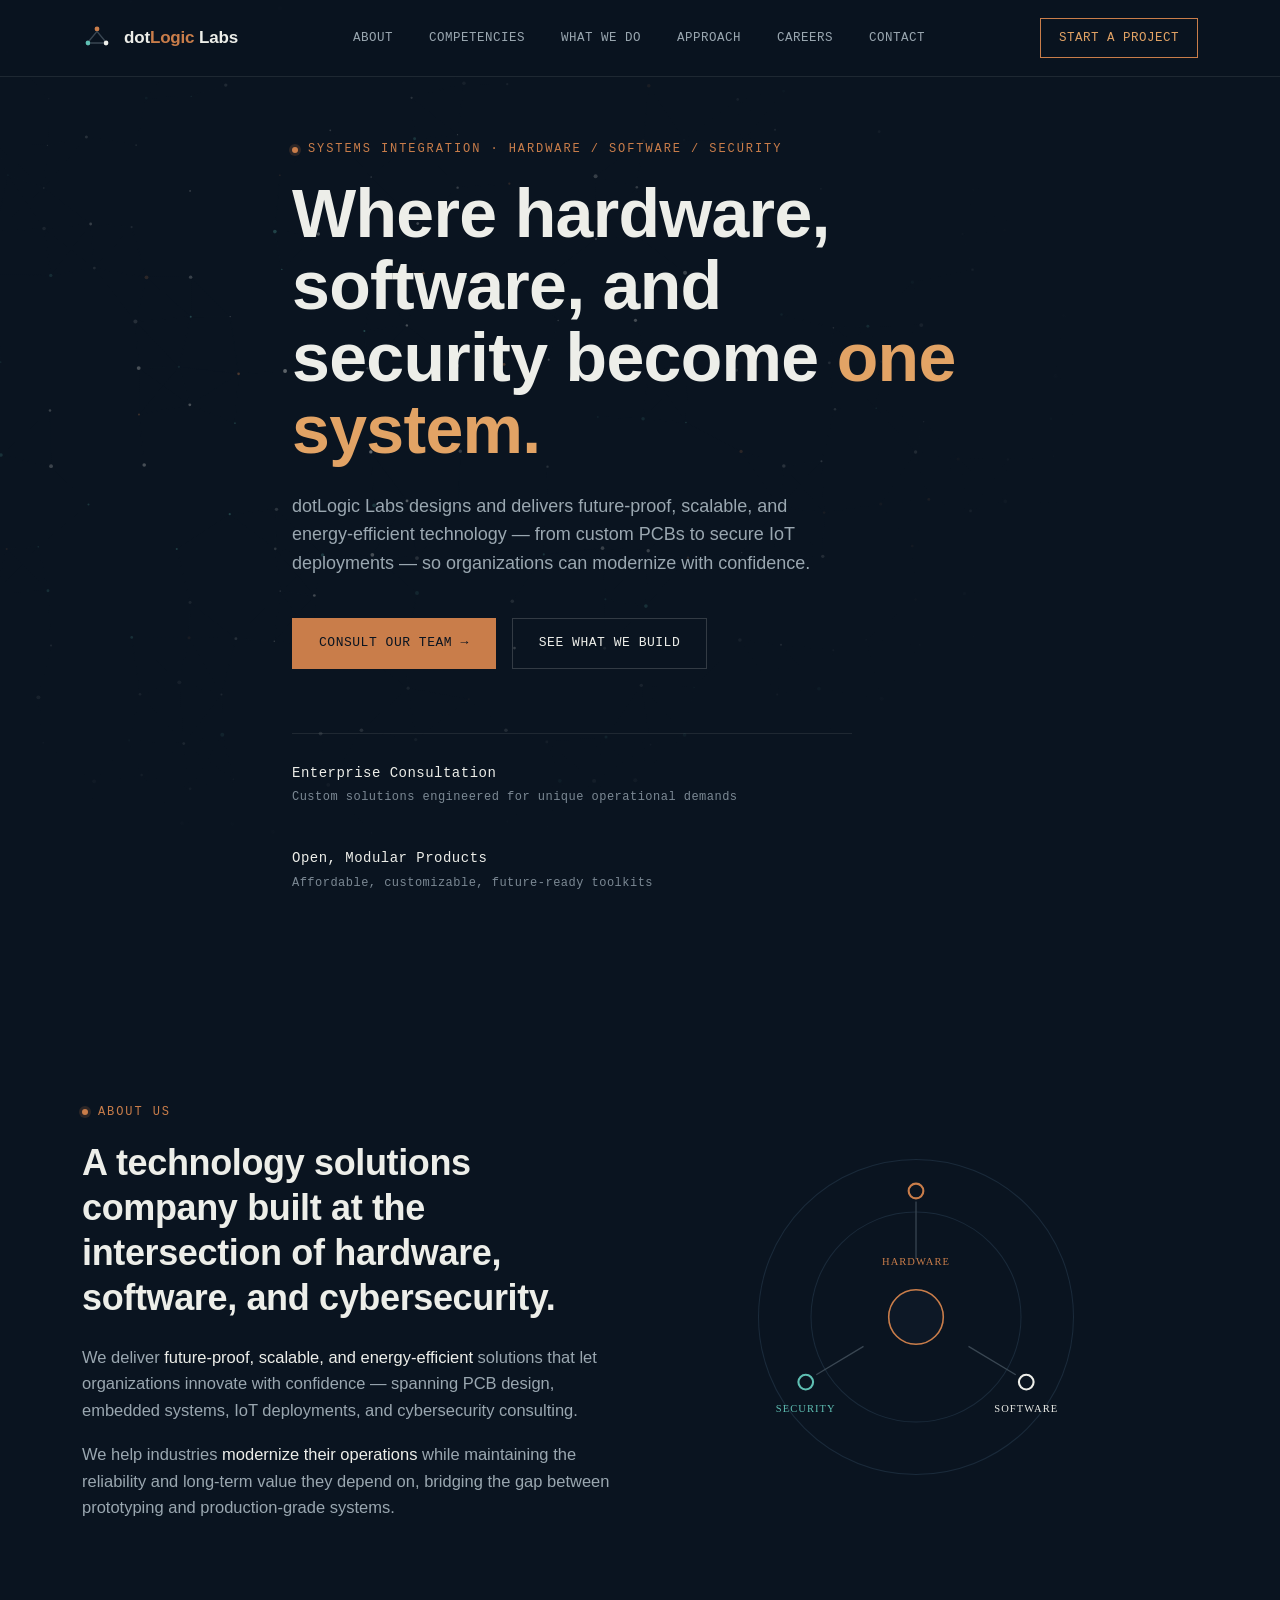
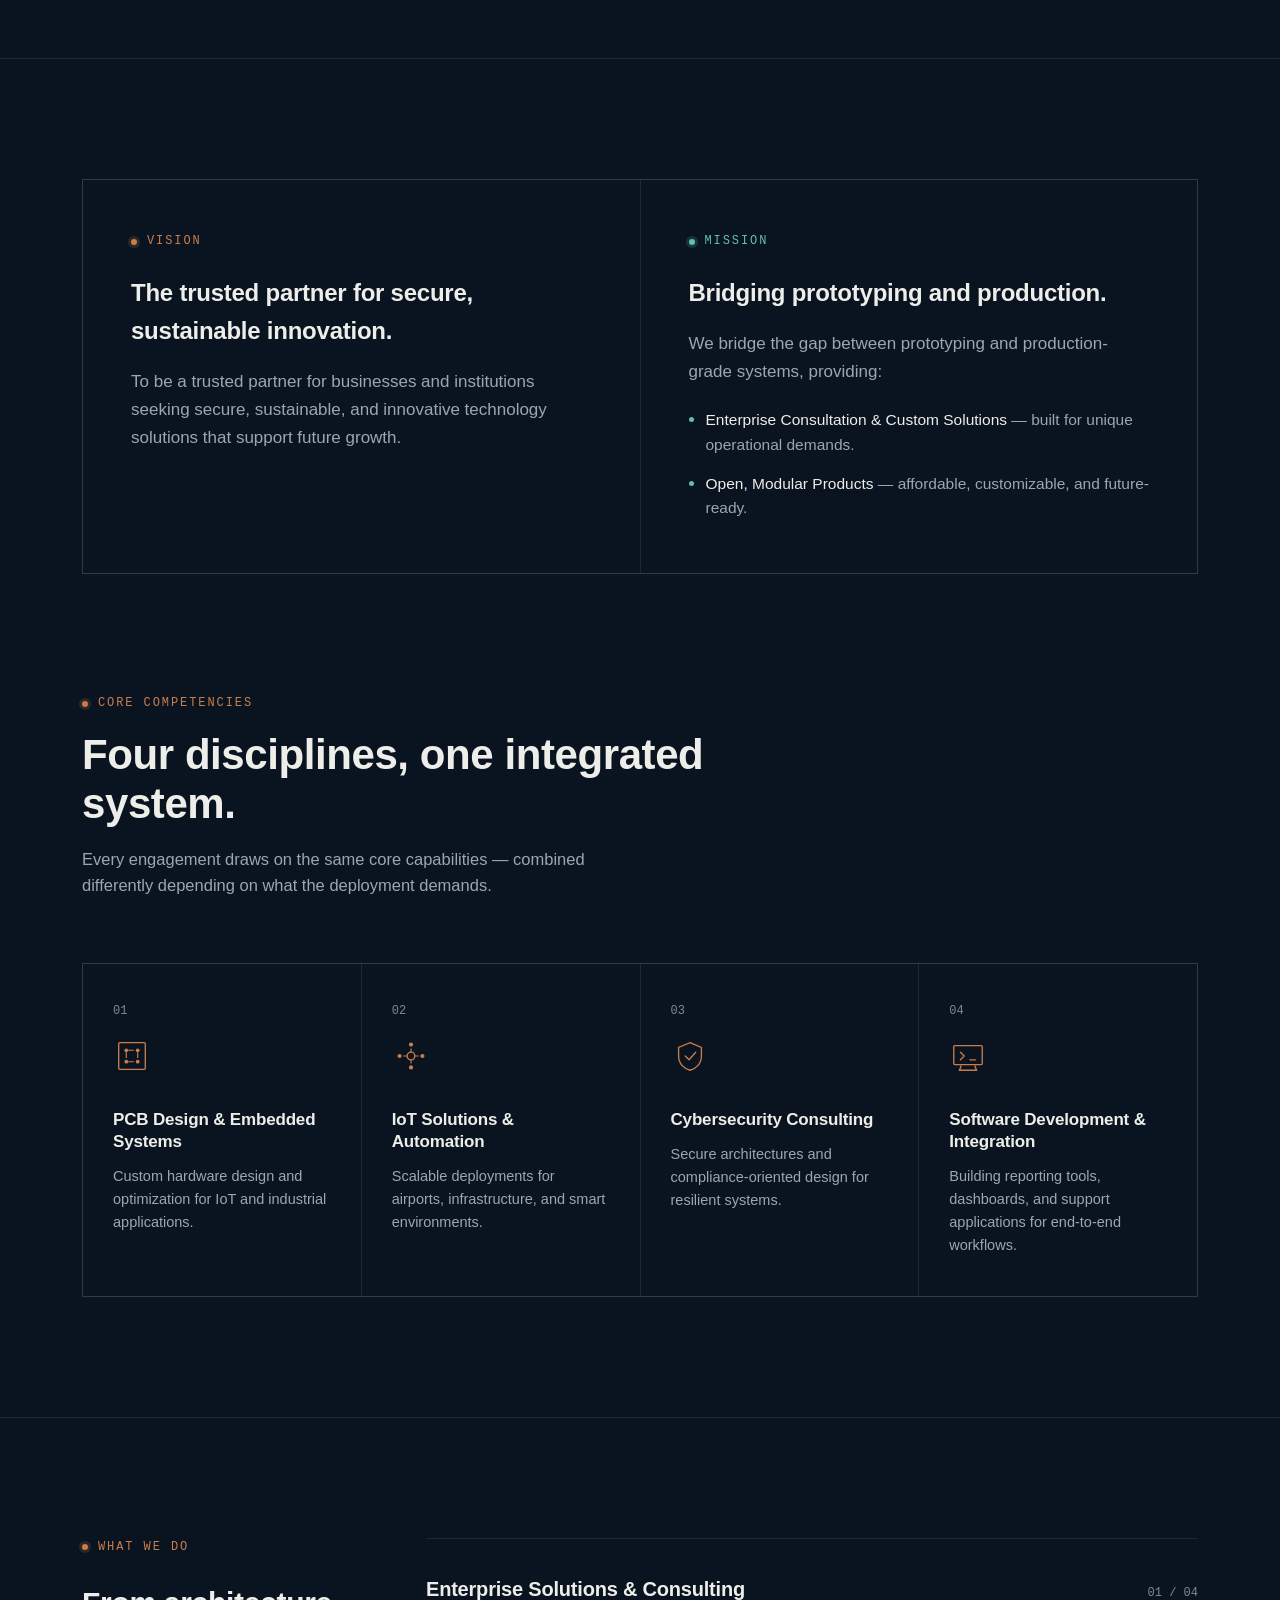
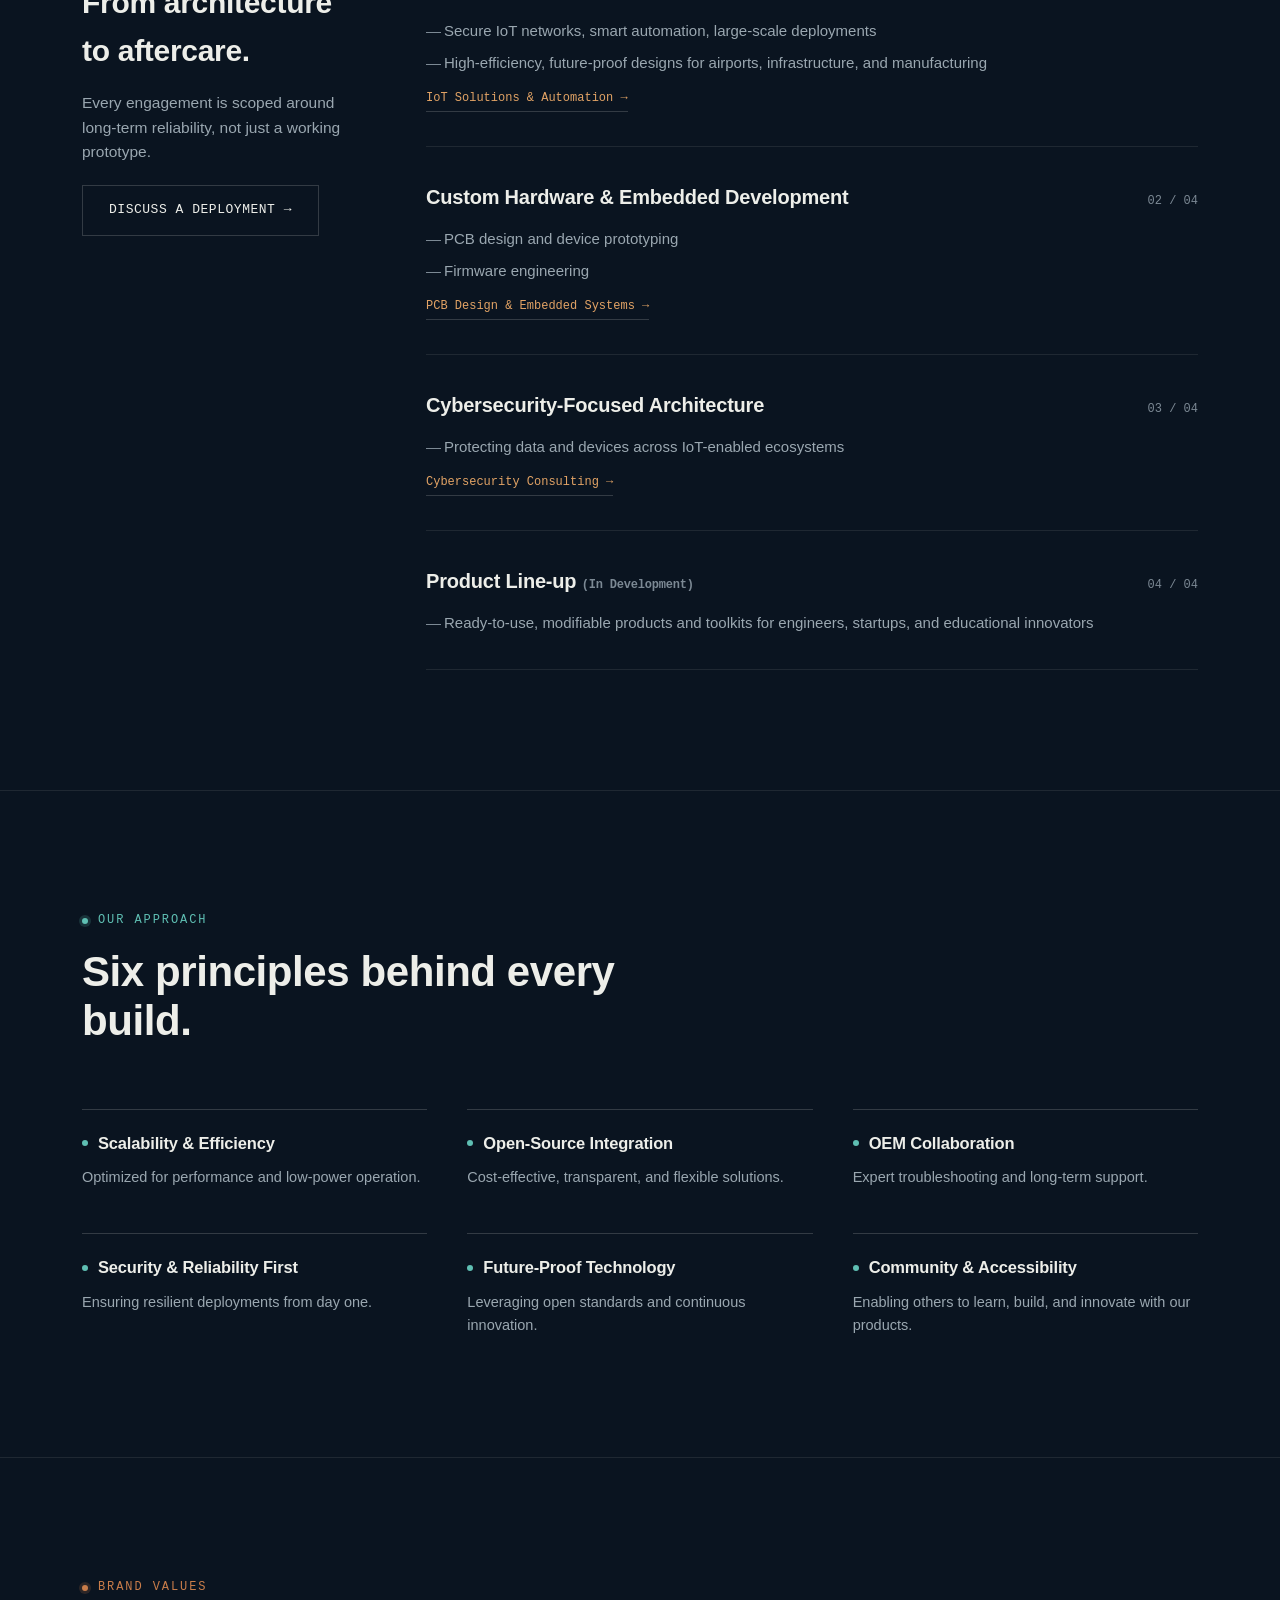
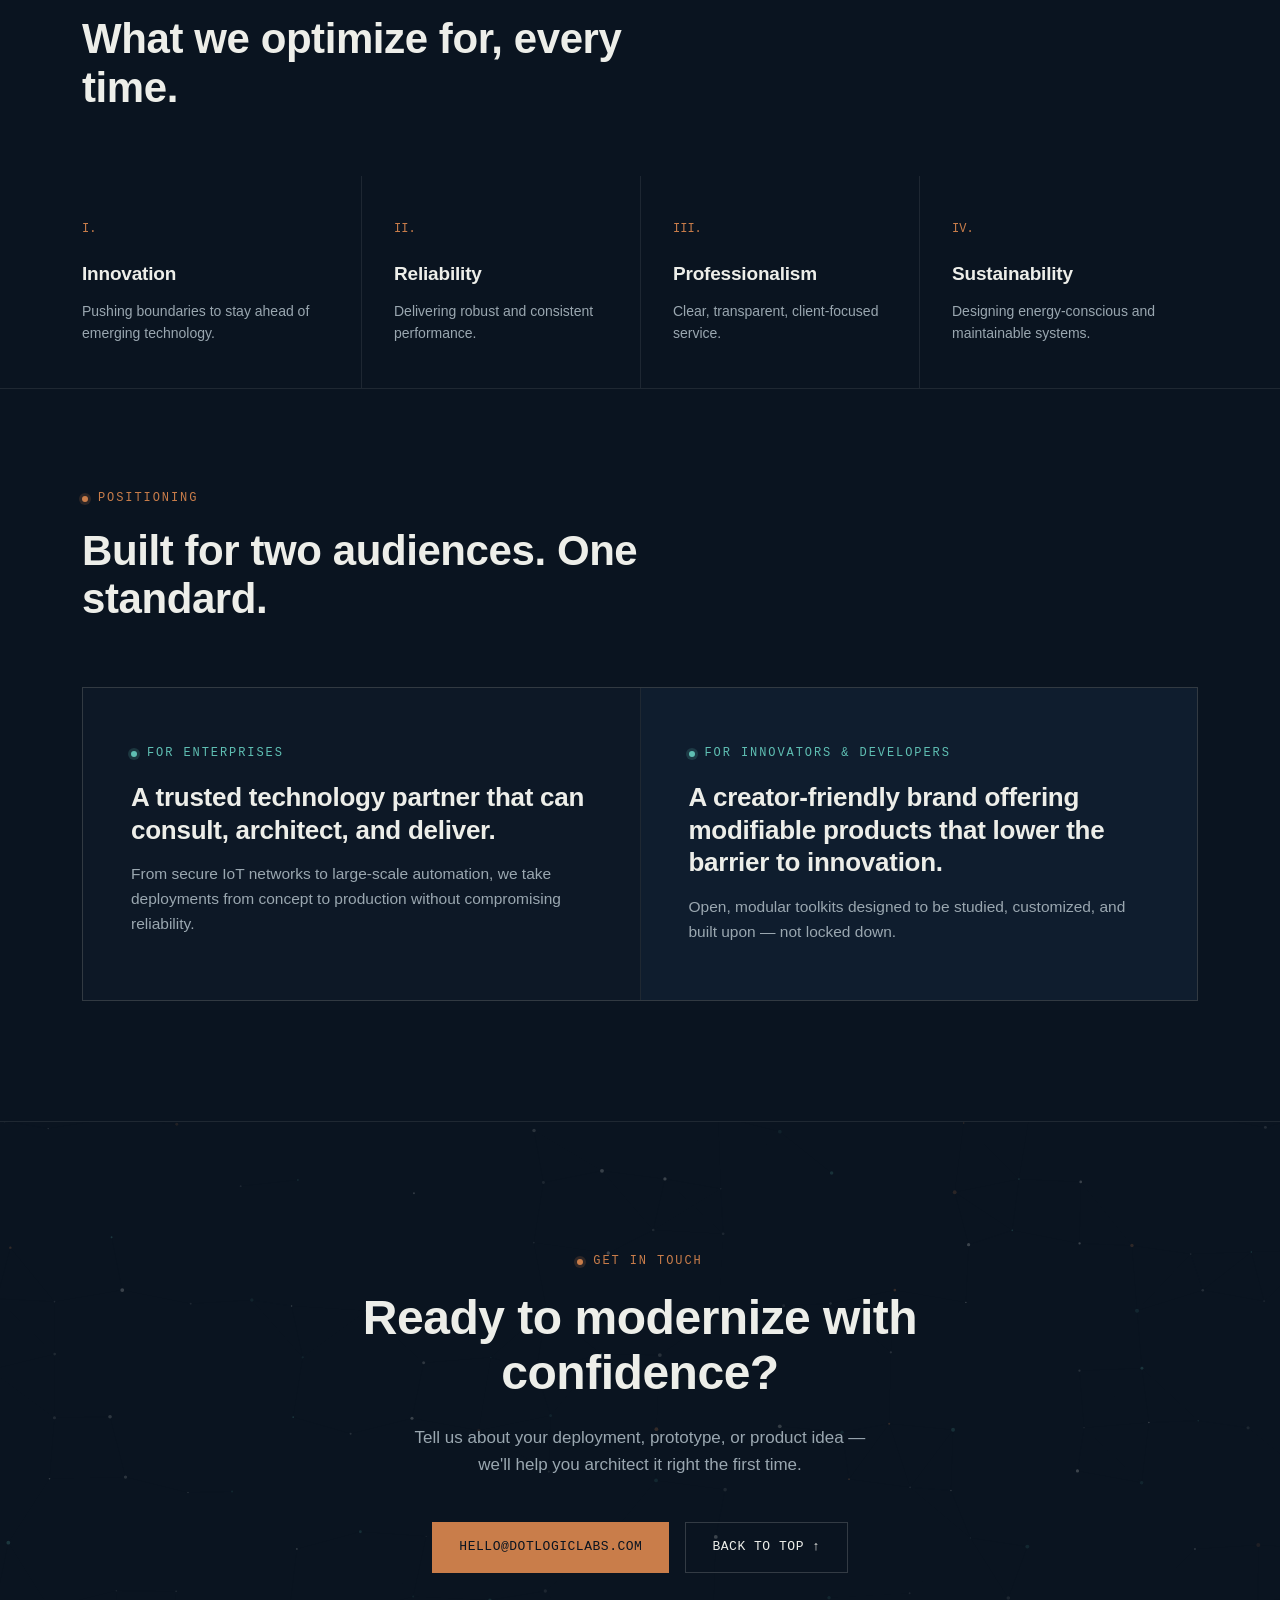
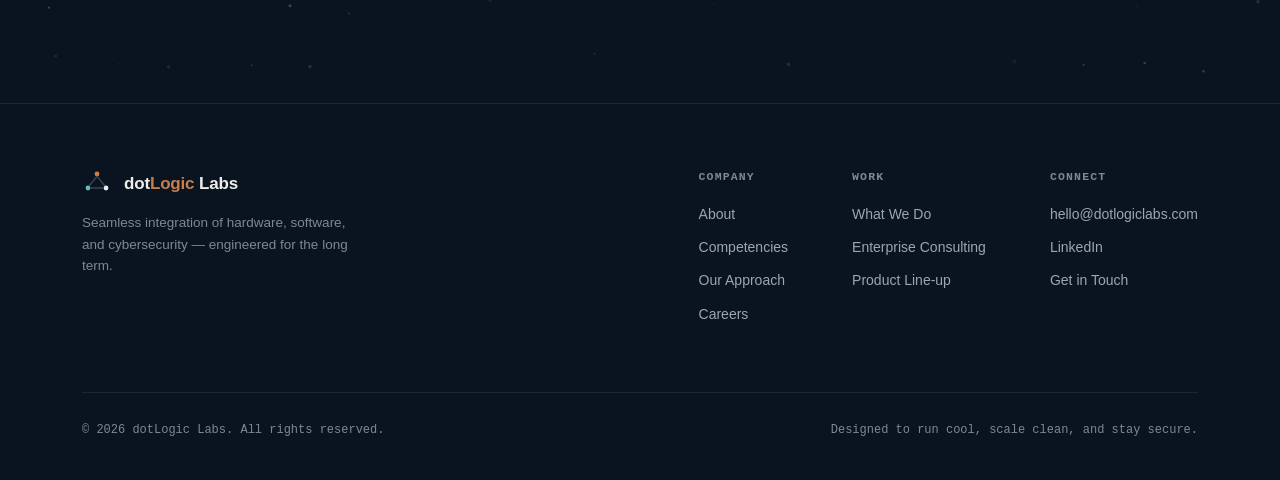
<file: index.html>
<!DOCTYPE html>
<html lang="en">
<head>
<meta charset="UTF-8">
<meta name="viewport" content="width=device-width, initial-scale=1.0">
<title>dotLogic Labs — Hardware. Software. Security. As one system.</title>
<meta name="description" content="dotLogic Labs delivers PCB design, embedded systems, IoT deployment, and cybersecurity consulting — bridging hardware, software, and security for enterprises, startups, and innovators.">
<meta name="keywords" content="PCB design services, embedded systems development, IoT deployment solutions, cybersecurity consulting, custom hardware design, firmware engineering, IoT solutions for airports, smart infrastructure automation, industrial IoT deployment, secure IoT networks, manufacturing automation solutions, hardware software integration company, enterprise IoT consulting, open modular hardware toolkits, prototype to production engineering">
<meta property="og:title" content="dotLogic Labs — Hardware. Software. Security. As one system.">
<meta property="og:description" content="PCB design, embedded systems, IoT deployment, and cybersecurity consulting — built for enterprises, startups, and innovators alike.">
<meta property="og:type" content="website">
<meta name="twitter:card" content="summary_large_image">
<meta name="twitter:title" content="dotLogic Labs — Hardware. Software. Security. As one system.">
<meta name="twitter:description" content="PCB design, embedded systems, IoT deployment, and cybersecurity consulting — built for enterprises, startups, and innovators alike.">
<meta property="og:image" content="https://dotlogiclabs.com/og-image.png">
<meta property="og:url" content="https://dotlogiclabs.com/">
<meta name="twitter:image" content="https://dotlogiclabs.com/og-image.png">
<link rel="canonical" href="https://dotlogiclabs.com/">
<meta name="referrer" content="strict-origin-when-cross-origin">
<meta http-equiv="Content-Security-Policy" content="default-src 'self'; script-src 'self' 'unsafe-inline'; style-src 'self' 'unsafe-inline' https://fonts.googleapis.com; font-src 'self' https://fonts.gstatic.com; img-src 'self' data:; connect-src 'self'; frame-ancestors 'none'; base-uri 'self'; form-action 'self'">
<script type="application/ld+json">
{
  "@context": "https://schema.org",
  "@type": "Organization",
  "name": "dotLogic Labs",
  "url": "https://dotlogiclabs.com/",
  "description": "dotLogic Labs is a technology solutions company specializing in the seamless integration of hardware, software, and cybersecurity — serving enterprises, startups, and innovators through PCB design, embedded systems, IoT deployments, and cybersecurity consulting.",
  "email": "hello@dotlogiclabs.com",
  "knowsAbout": [
    "PCB Design",
    "Embedded Systems",
    "IoT Deployment",
    "Cybersecurity Consulting",
    "Firmware Engineering",
    "Industrial Automation"
  ]
}
</script>
<link rel="preconnect" href="https://fonts.googleapis.com">
<link rel="preconnect" href="https://fonts.gstatic.com" crossorigin>
<link href="https://fonts.googleapis.com/css2?family=Space+Grotesk:wght@400;500;600;700&family=JetBrains+Mono:wght@400;500;600&family=IBM+Plex+Sans:wght@400;500;600&display=swap" rel="stylesheet">
<link rel="stylesheet" href="styles.css">
</head>
<body>

<header>
  <nav class="nav">
    <a href="#top" class="brand">
      <svg class="brand-mark" viewBox="0 0 30 30" fill="none">
        <circle cx="15" cy="6" r="2.4" fill="#C97D4A"/>
        <circle cx="6" cy="20" r="2.4" fill="#5FBFB3"/>
        <circle cx="24" cy="20" r="2.4" fill="#EDEEE9"/>
        <path d="M15 8.4L7 18M15 8.4L23 18M8.4 20H21.6" stroke="#3A4753" stroke-width="1.4"/>
      </svg>
      <span class="brand-word">dot<span>Logic</span> Labs</span>
    </a>
    <div class="nav-links">
      <a href="#about">About</a>
      <a href="#competencies">Competencies</a>
      <a href="#what-we-do">What We Do</a>
      <a href="#approach">Approach</a>
      <a href="careers/">Careers</a>
      <a href="#contact">Contact</a>
    </div>
    <a href="#contact" class="nav-cta">Start a Project</a>
  </nav>
</header>

<main id="top">

  <section class="hero">
    <canvas id="circuit-canvas"></canvas>
    <div class="wrap hero-inner">
      <div class="eyebrow">Systems Integration · Hardware / Software / Security</div>
      <h1>Where hardware, software, and security become <em>one system.</em></h1>
      <p>dotLogic Labs designs and delivers future-proof, scalable, and energy-efficient technology — from custom PCBs to secure IoT deployments — so organizations can modernize with confidence.</p>
      <div class="hero-ctas">
        <a href="#contact" class="btn btn-primary">Consult Our Team →</a>
        <a href="#competencies" class="btn btn-ghost">See What We Build</a>
      </div>
      <div class="hero-meta">
        <div><strong>Enterprise Consultation</strong>Custom solutions engineered for unique operational demands</div>
        <div><strong>Open, Modular Products</strong>Affordable, customizable, future-ready toolkits</div>
      </div>
    </div>
  </section>

  <section class="section" id="about">
    <div class="wrap about-grid">
      <div class="about-copy reveal">
        <div class="eyebrow">About Us</div>
        <h2 style="font-size:clamp(26px,3vw,36px); margin-bottom:24px; line-height:1.25;">A technology solutions company built at the intersection of hardware, software, and cybersecurity.</h2>
        <p>We deliver <strong>future-proof, scalable, and energy-efficient</strong> solutions that let organizations innovate with confidence — spanning PCB design, embedded systems, IoT deployments, and cybersecurity consulting.</p>
        <p>We help industries <strong>modernize their operations</strong> while maintaining the reliability and long-term value they depend on, bridging the gap between prototyping and production-grade systems.</p>
      </div>
      <div class="merge-diagram reveal">
        <svg viewBox="0 0 400 400" fill="none">
          <circle cx="200" cy="200" r="150" stroke="#1A2A3A" stroke-width="1"/>
          <circle cx="200" cy="200" r="100" stroke="#1A2A3A" stroke-width="1"/>
          <line x1="200" y1="90" x2="200" y2="145" stroke="#3A4753" stroke-width="1.2"/>
          <line x1="105" y1="255" x2="150" y2="228" stroke="#3A4753" stroke-width="1.2"/>
          <line x1="295" y1="255" x2="250" y2="228" stroke="#3A4753" stroke-width="1.2"/>
          <circle cx="200" cy="80" r="7" fill="#0A1420" stroke="#C97D4A" stroke-width="2"/>
          <circle cx="95" cy="262" r="7" fill="#0A1420" stroke="#5FBFB3" stroke-width="2"/>
          <circle cx="305" cy="262" r="7" fill="#0A1420" stroke="#EDEEE9" stroke-width="2"/>
          <circle cx="200" cy="200" r="26" fill="#0D1826" stroke="#C97D4A" stroke-width="1.5"/>
          <text x="200" y="150" text-anchor="middle" font-family="JetBrains Mono" font-size="10" fill="#C97D4A" letter-spacing="1">HARDWARE</text>
          <text x="95" y="290" text-anchor="middle" font-family="JetBrains Mono" font-size="10" fill="#5FBFB3" letter-spacing="1">SECURITY</text>
          <text x="305" y="290" text-anchor="middle" font-family="JetBrains Mono" font-size="10" fill="#EDEEE9" letter-spacing="1">SOFTWARE</text>
        </svg>
      </div>
    </div>
  </section>

  <section class="section" style="padding-bottom:0; border-bottom:none;">
    <div class="wrap">
      <div class="vm-grid reveal">
        <div class="vm-card">
          <div class="eyebrow">Vision</div>
          <h3>The trusted partner for secure, sustainable innovation.</h3>
          <p>To be a trusted partner for businesses and institutions seeking secure, sustainable, and innovative technology solutions that support future growth.</p>
        </div>
        <div class="vm-card">
          <div class="eyebrow" style="color:var(--teal);">Mission</div>
          <h3>Bridging prototyping and production.</h3>
          <p>We bridge the gap between prototyping and production-grade systems, providing:</p>
          <ul class="mission-list">
            <li><span><strong>Enterprise Consultation &amp; Custom Solutions</strong> — built for unique operational demands.</span></li>
            <li><span><strong>Open, Modular Products</strong> — affordable, customizable, and future-ready.</span></li>
          </ul>
        </div>
      </div>
    </div>
  </section>

  <section class="section" id="competencies">
    <div class="wrap">
      <div class="section-head reveal">
        <div class="eyebrow">Core Competencies</div>
        <h2>Four disciplines, one integrated system.</h2>
        <p>Every engagement draws on the same core capabilities — combined differently depending on what the deployment demands.</p>
      </div>
      <div class="comp-grid reveal">
        <a href="services/pcb-design-embedded-systems/" class="comp-card" style="display:block;">
          <span class="comp-num">01</span>
          <svg class="comp-icon" viewBox="0 0 40 40" fill="none"><rect x="6" y="6" width="28" height="28" rx="1" stroke="currentColor" stroke-width="1.4"/><circle cx="14" cy="14" r="2" fill="currentColor"/><circle cx="26" cy="14" r="2" fill="currentColor"/><circle cx="14" cy="26" r="2" fill="currentColor"/><circle cx="26" cy="26" r="2" fill="currentColor"/><path d="M14 16v6M26 16v6M16 14h6M16 26h6" stroke="currentColor" stroke-width="1.2"/></svg>
          <h3>PCB Design &amp; Embedded Systems</h3>
          <p>Custom hardware design and optimization for IoT and industrial applications.</p>
        </a>
        <a href="services/iot-solutions-automation/" class="comp-card" style="display:block;">
          <span class="comp-num">02</span>
          <svg class="comp-icon" viewBox="0 0 40 40" fill="none"><circle cx="20" cy="20" r="4" stroke="currentColor" stroke-width="1.4"/><circle cx="20" cy="8" r="2.2" fill="currentColor"/><circle cx="32" cy="20" r="2.2" fill="currentColor"/><circle cx="20" cy="32" r="2.2" fill="currentColor"/><circle cx="8" cy="20" r="2.2" fill="currentColor"/><path d="M20 12v4M20 24v4M24 20h4M12 20h4" stroke="currentColor" stroke-width="1.2"/></svg>
          <h3>IoT Solutions &amp; Automation</h3>
          <p>Scalable deployments for airports, infrastructure, and smart environments.</p>
        </a>
        <a href="services/cybersecurity-consulting/" class="comp-card" style="display:block;">
          <span class="comp-num">03</span>
          <svg class="comp-icon" viewBox="0 0 40 40" fill="none"><path d="M20 6l12 5v9c0 8-5.5 13.5-12 15-6.5-1.5-12-7-12-15v-9l12-5z" stroke="currentColor" stroke-width="1.4"/><path d="M15 20l4 4 7-8" stroke="currentColor" stroke-width="1.4" stroke-linecap="round" stroke-linejoin="round"/></svg>
          <h3>Cybersecurity Consulting</h3>
          <p>Secure architectures and compliance-oriented design for resilient systems.</p>
        </a>
        <a href="services/software-development-integration/" class="comp-card" style="display:block;">
          <span class="comp-num">04</span>
          <svg class="comp-icon" viewBox="0 0 40 40" fill="none"><rect x="5" y="9" width="30" height="20" rx="1" stroke="currentColor" stroke-width="1.4"/><path d="M13 30l-2 5h18l-2-5" stroke="currentColor" stroke-width="1.4"/><path d="M12 16l4 4-4 4M22 24h6" stroke="currentColor" stroke-width="1.4" stroke-linecap="round" stroke-linejoin="round"/></svg>
          <h3>Software Development &amp; Integration</h3>
          <p>Building reporting tools, dashboards, and support applications for end-to-end workflows.</p>
        </a>
      </div>
    </div>
  </section>

  <section class="section" id="what-we-do">
    <div class="wrap wwd">
      <div class="wwd-side reveal">
        <div class="eyebrow">What We Do</div>
        <h2 style="font-size:30px; margin-bottom:16px;">From architecture to aftercare.</h2>
        <p>Every engagement is scoped around long-term reliability, not just a working prototype.</p>
        <a href="#contact" class="btn btn-ghost">Discuss a Deployment →</a>
      </div>
      <div class="wwd-list reveal">
        <div class="wwd-item">
          <div class="wwd-item-head"><h3>Enterprise Solutions &amp; Consulting</h3><span class="mono">01 / 04</span></div>
          <ul>
            <li>Secure IoT networks, smart automation, large-scale deployments</li>
            <li>High-efficiency, future-proof designs for airports, infrastructure, and manufacturing</li>
          </ul>
          <a href="services/iot-solutions-automation/" class="wwd-link">IoT Solutions &amp; Automation →</a>
        </div>
        <div class="wwd-item">
          <div class="wwd-item-head"><h3>Custom Hardware &amp; Embedded Development</h3><span class="mono">02 / 04</span></div>
          <ul>
            <li>PCB design and device prototyping</li>
            <li>Firmware engineering</li>
          </ul>
          <a href="services/pcb-design-embedded-systems/" class="wwd-link">PCB Design &amp; Embedded Systems →</a>
        </div>
        <div class="wwd-item">
          <div class="wwd-item-head"><h3>Cybersecurity-Focused Architecture</h3><span class="mono">03 / 04</span></div>
          <ul>
            <li>Protecting data and devices across IoT-enabled ecosystems</li>
          </ul>
          <a href="services/cybersecurity-consulting/" class="wwd-link">Cybersecurity Consulting →</a>
        </div>
        <div class="wwd-item">
          <div class="wwd-item-head"><h3>Product Line-up <span class="mono" style="color:var(--ink-faint); font-size:12px;">(In Development)</span></h3><span class="mono">04 / 04</span></div>
          <ul>
            <li>Ready-to-use, modifiable products and toolkits for engineers, startups, and educational innovators</li>
          </ul>
        </div>
      </div>
    </div>
  </section>

  <section class="section" id="approach">
    <div class="wrap">
      <div class="section-head reveal">
        <div class="eyebrow" style="color:var(--teal);">Our Approach</div>
        <h2>Six principles behind every build.</h2>
      </div>
      <div class="approach-grid reveal">
        <div class="approach-item"><h3>Scalability &amp; Efficiency</h3><p>Optimized for performance and low-power operation.</p></div>
        <div class="approach-item"><h3>Open-Source Integration</h3><p>Cost-effective, transparent, and flexible solutions.</p></div>
        <div class="approach-item"><h3>OEM Collaboration</h3><p>Expert troubleshooting and long-term support.</p></div>
        <div class="approach-item"><h3>Security &amp; Reliability First</h3><p>Ensuring resilient deployments from day one.</p></div>
        <div class="approach-item"><h3>Future-Proof Technology</h3><p>Leveraging open standards and continuous innovation.</p></div>
        <div class="approach-item"><h3>Community &amp; Accessibility</h3><p>Enabling others to learn, build, and innovate with our products.</p></div>
      </div>
    </div>
  </section>

  <section class="section" style="padding-bottom:0;">
    <div class="wrap">
      <div class="section-head reveal">
        <div class="eyebrow">Brand Values</div>
        <h2>What we optimize for, every time.</h2>
      </div>
      <div class="values-band reveal">
        <div class="value-item"><span class="value-num">I.</span><h3>Innovation</h3><p>Pushing boundaries to stay ahead of emerging technology.</p></div>
        <div class="value-item"><span class="value-num">II.</span><h3>Reliability</h3><p>Delivering robust and consistent performance.</p></div>
        <div class="value-item"><span class="value-num">III.</span><h3>Professionalism</h3><p>Clear, transparent, client-focused service.</p></div>
        <div class="value-item"><span class="value-num">IV.</span><h3>Sustainability</h3><p>Designing energy-conscious and maintainable systems.</p></div>
      </div>
    </div>
  </section>

  <section class="section" style="padding-top:100px;">
    <div class="wrap">
      <div class="section-head reveal">
        <div class="eyebrow">Positioning</div>
        <h2>Built for two audiences. One standard.</h2>
      </div>
      <div class="pos-grid reveal">
        <div class="pos-card">
          <div class="eyebrow">For Enterprises</div>
          <h3>A trusted technology partner that can consult, architect, and deliver.</h3>
          <p>From secure IoT networks to large-scale automation, we take deployments from concept to production without compromising reliability.</p>
        </div>
        <div class="pos-card teal-accent">
          <div class="eyebrow">For Innovators &amp; Developers</div>
          <h3>A creator-friendly brand offering modifiable products that lower the barrier to innovation.</h3>
          <p>Open, modular toolkits designed to be studied, customized, and built upon — not locked down.</p>
        </div>
      </div>
    </div>
  </section>

  <section class="cta-section" id="contact">
    <canvas id="circuit-canvas-2" style="position:absolute; inset:0; width:100%; height:100%; opacity:0.28; z-index:0;"></canvas>
    <div class="wrap" style="position:relative; z-index:1;">
      <div class="eyebrow" style="justify-content:center;">Get In Touch</div>
      <h2>Ready to modernize with confidence?</h2>
      <p>Tell us about your deployment, prototype, or product idea — we'll help you architect it right the first time.</p>
      <div class="cta-btns">
        <a href="mailto:hello@dotlogiclabs.com" class="btn btn-primary">hello@dotlogiclabs.com</a>
        <a href="#top" class="btn btn-ghost">Back to Top ↑</a>
      </div>
    </div>
  </section>

</main>

<footer>
  <div class="wrap">
    <div class="footer-grid">
      <div class="footer-brand">
        <div class="brand" style="display:flex; align-items:center; gap:12px;">
          <svg class="brand-mark" viewBox="0 0 30 30" fill="none">
            <circle cx="15" cy="6" r="2.4" fill="#C97D4A"/>
            <circle cx="6" cy="20" r="2.4" fill="#5FBFB3"/>
            <circle cx="24" cy="20" r="2.4" fill="#EDEEE9"/>
            <path d="M15 8.4L7 18M15 8.4L23 18M8.4 20H21.6" stroke="#3A4753" stroke-width="1.4"/>
          </svg>
          <span class="brand-word">dot<span>Logic</span> Labs</span>
        </div>
        <p>Seamless integration of hardware, software, and cybersecurity — engineered for the long term.</p>
      </div>
      <div class="footer-cols">
        <div class="footer-col">
          <h5>Company</h5>
          <a href="#about">About</a>
          <a href="#competencies">Competencies</a>
          <a href="#approach">Our Approach</a>
          <a href="careers/">Careers</a>
        </div>
        <div class="footer-col">
          <h5>Work</h5>
          <a href="#what-we-do">What We Do</a>
          <a href="#contact">Enterprise Consulting</a>
          <a href="#contact">Product Line-up</a>
        </div>
        <div class="footer-col">
          <h5>Connect</h5>
          <a href="mailto:hello@dotlogiclabs.com">hello@dotlogiclabs.com</a>
          <a href="https://www.linkedin.com/company/dotlogiclabs/" target="_blank" rel="noopener noreferrer">LinkedIn</a>
          <a href="#contact">Get in Touch</a>
        </div>
      </div>
    </div>
    <div class="footer-bottom">
      <span>© 2026 dotLogic Labs. All rights reserved.</span>
      <span>Designed to run cool, scale clean, and stay secure.</span>
    </div>
  </div>
</footer>

<script>
  // Reveal on scroll
  const io = new IntersectionObserver((entries)=>{
    entries.forEach(e=>{ if(e.isIntersecting){ e.target.classList.add('in'); io.unobserve(e.target); } });
  }, { threshold: 0.15 });
  document.querySelectorAll('.reveal').forEach(el=>io.observe(el));

  // Circuit dot-grid animation
  function initCircuit(canvasId, density){
    const canvas = document.getElementById(canvasId);
    if(!canvas) return;
    const ctx = canvas.getContext('2d');
    let w,h,dots,dpr;
    const reduceMotion = window.matchMedia('(prefers-reduced-motion: reduce)').matches;

    function resize(){
      dpr = Math.min(window.devicePixelRatio||1, 2);
      w = canvas.clientWidth; h = canvas.clientHeight;
      canvas.width = w*dpr; canvas.height = h*dpr;
      ctx.setTransform(dpr,0,0,dpr,0,0);
      const cell = density;
      const cols = Math.ceil(w/cell)+1;
      const rows = Math.ceil(h/cell)+1;
      dots = [];
      for(let i=0;i<cols;i++){
        for(let j=0;j<rows;j++){
          if(Math.random() > 0.55) continue;
          dots.push({
            x: i*cell + (Math.random()-0.5)*cell*0.4,
            y: j*cell + (Math.random()-0.5)*cell*0.4,
            r: Math.random()*1.4+0.6,
            phase: Math.random()*Math.PI*2,
            speed: 0.4+Math.random()*0.6,
            color: Math.random() > 0.85 ? '#C97D4A' : (Math.random() > 0.7 ? '#5FBFB3' : '#EDEEE9')
          });
        }
      }
    }

    function connect(){
      const maxDist = density*1.6;
      for(let i=0;i<dots.length;i++){
        for(let j=i+1;j<dots.length;j++){
          const dx = dots[i].x-dots[j].x, dy = dots[i].y-dots[j].y;
          const dist = Math.sqrt(dx*dx+dy*dy);
          if(dist < maxDist){
            const alpha = (1-dist/maxDist)*0.12;
            ctx.strokeStyle = `rgba(58,71,83,${alpha})`;
            ctx.lineWidth = 1;
            ctx.beginPath();
            ctx.moveTo(dots[i].x, dots[i].y);
            ctx.lineTo(dots[j].x, dots[j].y);
            ctx.stroke();
          }
        }
      }
    }

    let t = 0;
    function draw(){
      ctx.clearRect(0,0,w,h);
      connect();
      dots.forEach(d=>{
        const pulse = 0.55 + Math.sin(t*0.01*d.speed + d.phase)*0.45;
        ctx.globalAlpha = 0.25 + pulse*0.55;
        ctx.fillStyle = d.color;
        ctx.beginPath();
        ctx.arc(d.x, d.y, d.r, 0, Math.PI*2);
        ctx.fill();
      });
      ctx.globalAlpha = 1;
      t++;
      if(!reduceMotion) requestAnimationFrame(draw);
    }

    resize();
    draw();
    window.addEventListener('resize', ()=>{ resize(); if(reduceMotion) draw(); });
  }

  initCircuit('circuit-canvas', 46);
  initCircuit('circuit-canvas-2', 60);
</script>

</body>
</html>
</file>
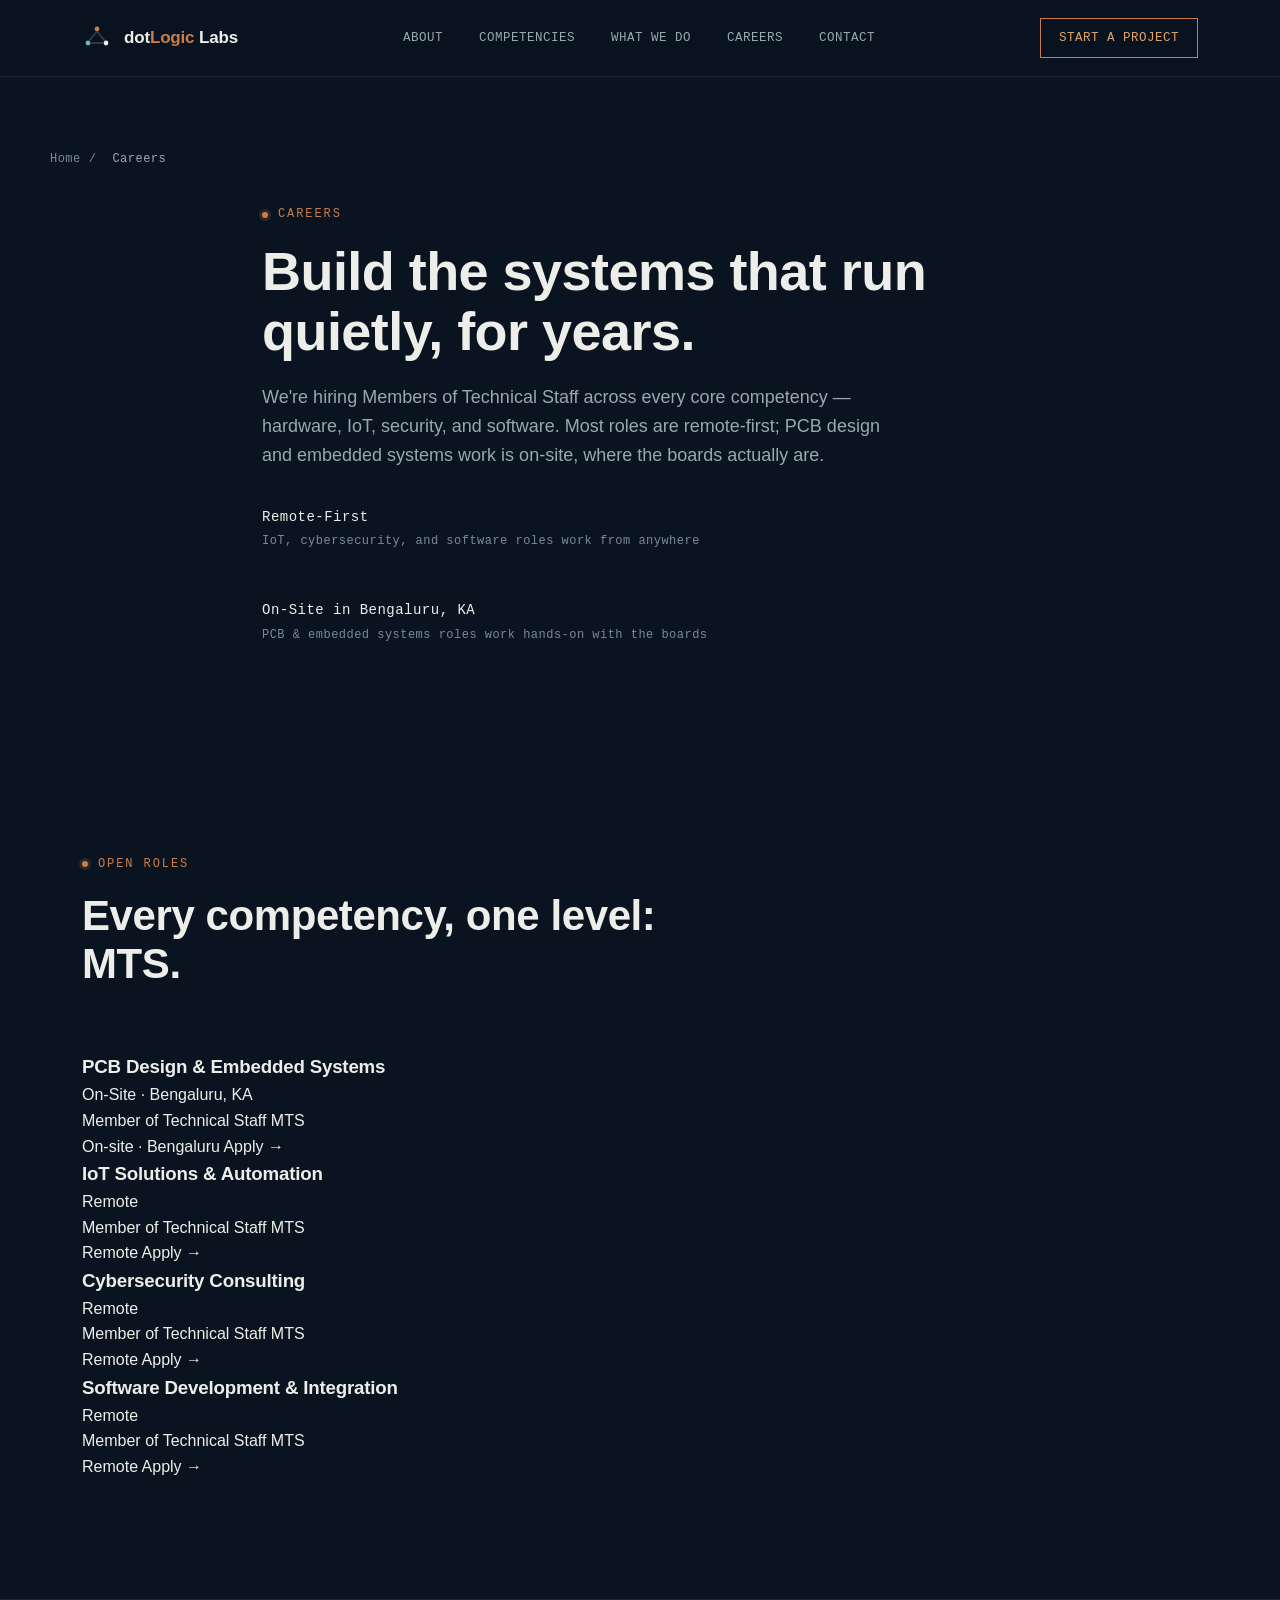
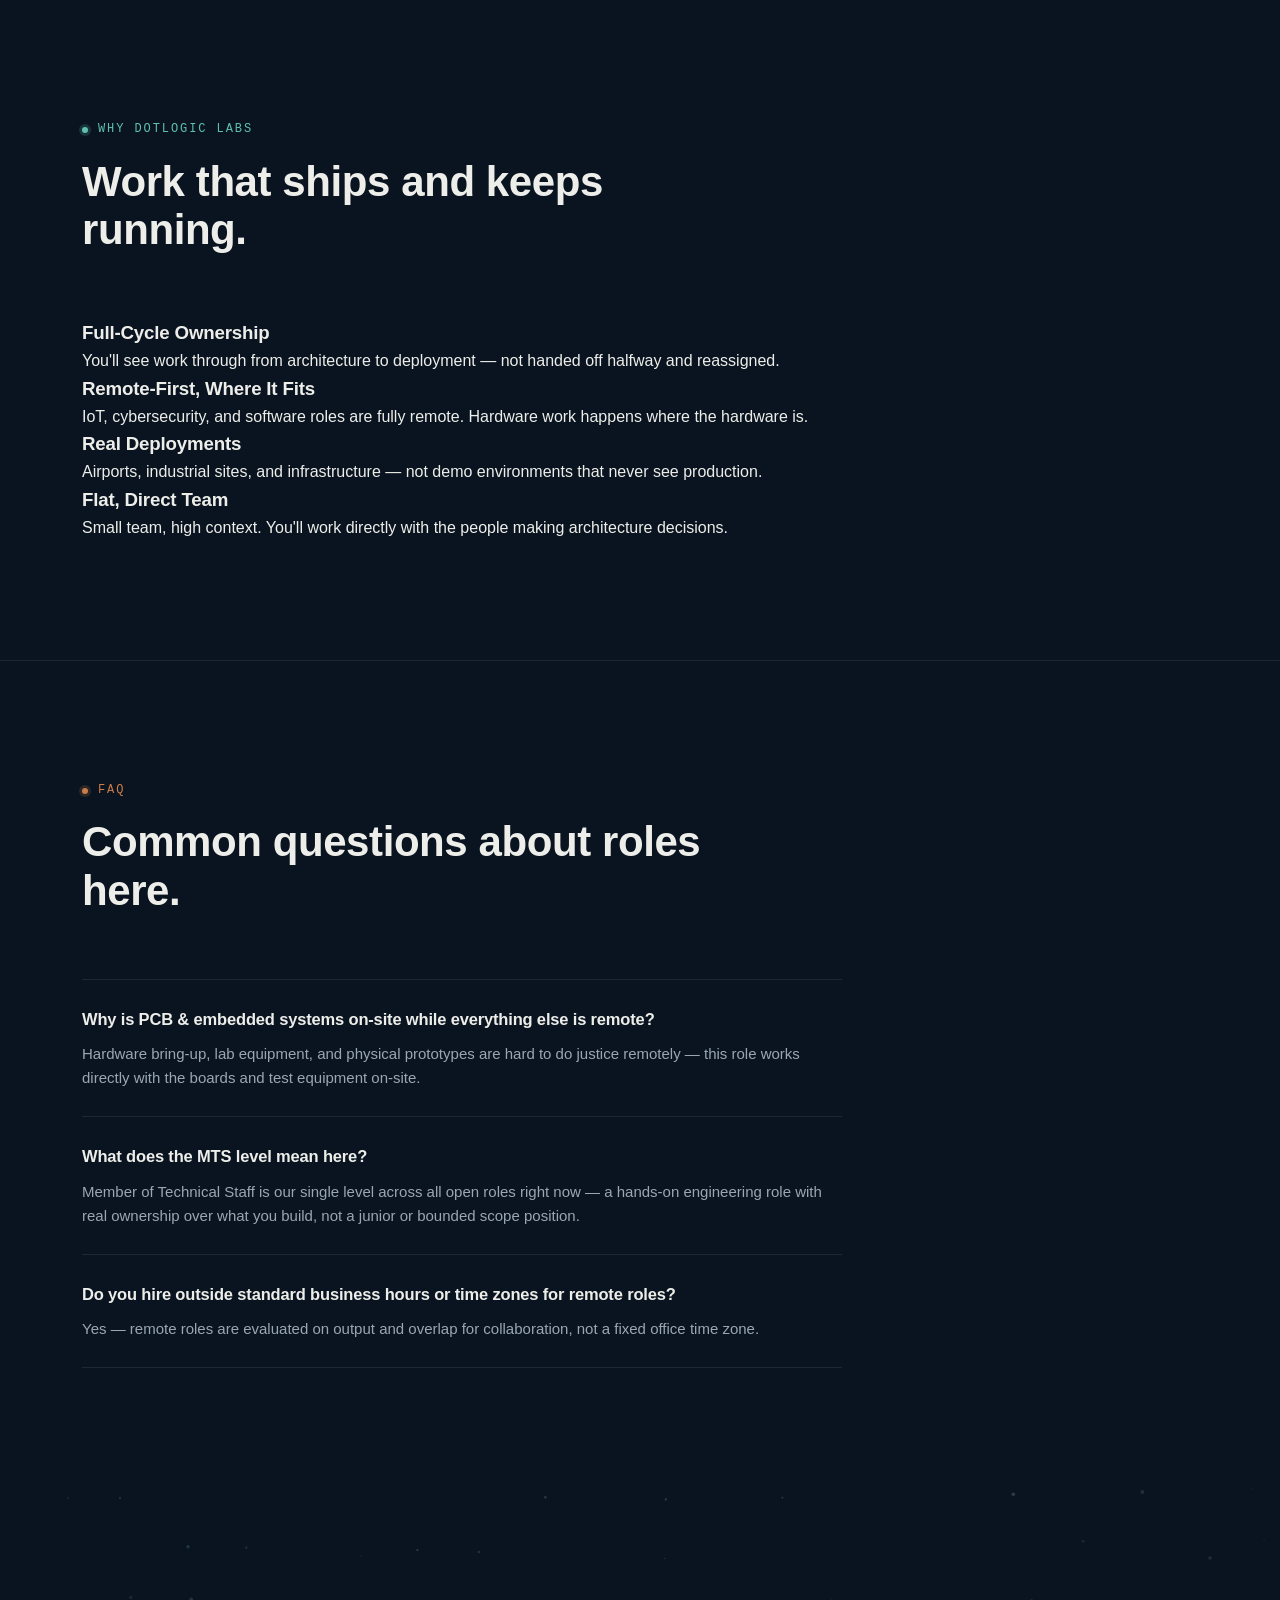
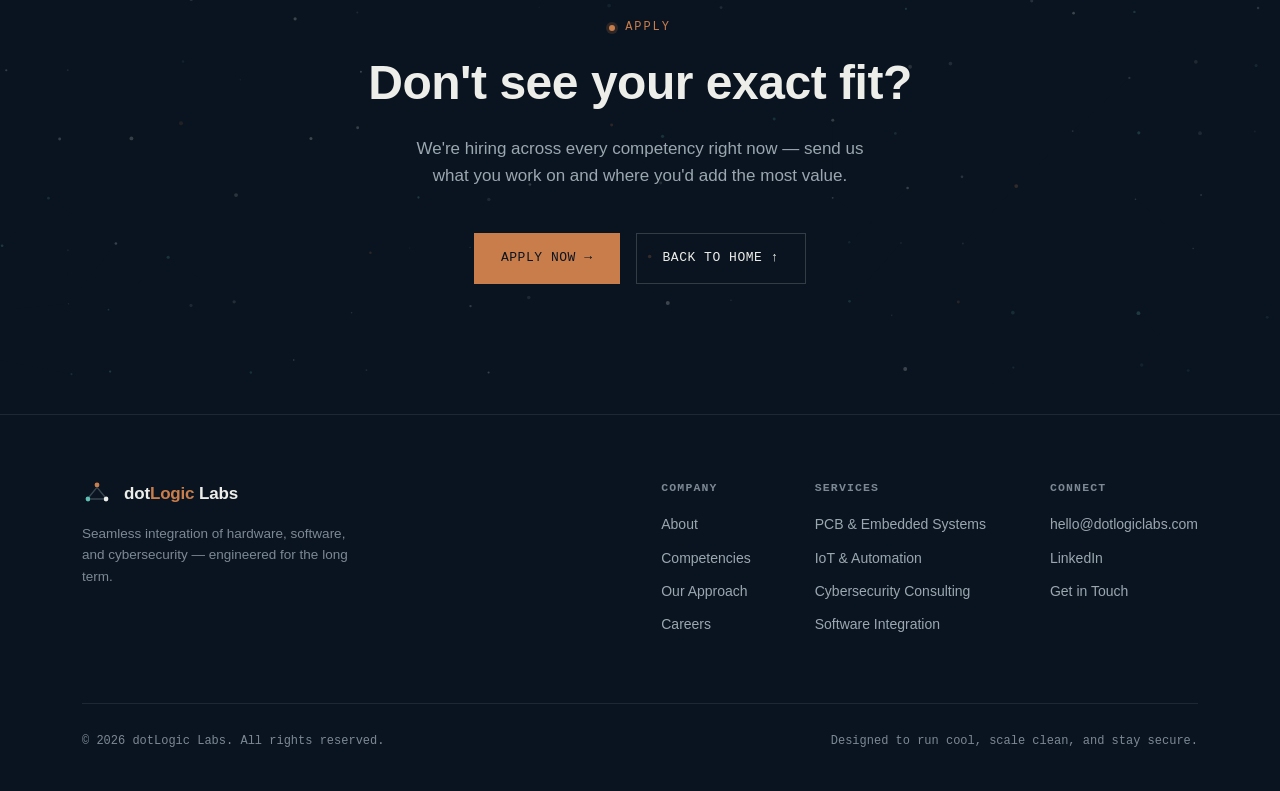
<file: careers/index.html>
<!DOCTYPE html>
<html lang="en">
<head>
<meta charset="UTF-8">
<meta name="viewport" content="width=device-width, initial-scale=1.0">
<title>Careers | dotLogic Labs</title>
<meta name="description" content="Join dotLogic Labs. We're hiring across PCB & embedded systems, IoT & automation, cybersecurity, and software integration — remote-first, with on-site hardware roles.">
<meta name="keywords" content="dotLogic Labs careers, embedded systems jobs, IoT jobs, cybersecurity jobs, remote hardware jobs, MTS roles">
<meta property="og:title" content="Careers | dotLogic Labs">
<meta property="og:description" content="Join dotLogic Labs. We're hiring across PCB & embedded systems, IoT & automation, cybersecurity, and software integration.">
<meta property="og:type" content="website">
<meta property="og:image" content="https://dotlogiclabs.com/og-image.png">
<meta property="og:url" content="https://dotlogiclabs.com/careers/">
<meta name="twitter:card" content="summary_large_image">
<meta name="twitter:title" content="Careers | dotLogic Labs">
<meta name="twitter:description" content="Join dotLogic Labs. We're hiring across PCB & embedded systems, IoT & automation, cybersecurity, and software integration.">
<meta name="twitter:image" content="https://dotlogiclabs.com/og-image.png">
<link rel="canonical" href="https://dotlogiclabs.com/careers/">
<meta name="referrer" content="strict-origin-when-cross-origin">
<meta http-equiv="Content-Security-Policy" content="default-src 'self'; script-src 'self'; style-src 'self' 'unsafe-inline' https://fonts.googleapis.com; font-src 'self' https://fonts.gstatic.com; img-src 'self' data:; connect-src 'self'; base-uri 'self'; form-action 'self'">
<script type="application/ld+json">
{
  "@context": "https://schema.org",
  "@type": "BreadcrumbList",
  "itemListElement": [
    {"@type":"ListItem","position":1,"name":"Home","item":"https://dotlogiclabs.com/"},
    {"@type":"ListItem","position":2,"name":"Careers","item":"https://dotlogiclabs.com/careers/"}
  ]
}
</script>
<script type="application/ld+json">
{
  "@context": "https://schema.org",
  "@graph": [
    {
      "@type": "JobPosting",
      "title": "Member of Technical Staff — PCB Design & Embedded Systems",
      "description": "Design custom PCBs and embedded firmware for IoT and industrial hardware, from schematic through production handoff.",
      "hiringOrganization": {"@type":"Organization","name":"dotLogic Labs","sameAs":"https://dotlogiclabs.com/"},
      "employmentType": "FULL_TIME",
      "jobLocationType": "ONSITE",
      "jobLocation": {"@type":"Place","address":{"@type":"PostalAddress","addressLocality":"Bengaluru","addressRegion":"KA","addressCountry":"IN"}},
      "datePosted": "2026-08-25",
      "validThrough": "2026-12-31",
      "url": "https://dotlogiclabs.com/careers/#pcb-embedded"
    },
    {
      "@type": "JobPosting",
      "title": "Member of Technical Staff — IoT Solutions & Automation",
      "description": "Design and deploy secure IoT networks and smart automation for airports, infrastructure, and industrial environments.",
      "hiringOrganization": {"@type":"Organization","name":"dotLogic Labs","sameAs":"https://dotlogiclabs.com/"},
      "employmentType": "FULL_TIME",
      "jobLocationType": "TELECOMMUTE",
      "applicantLocationRequirements": {"@type":"Country","name":"Anywhere"},
      "datePosted": "2026-08-25",
      "validThrough": "2026-12-31",
      "url": "https://dotlogiclabs.com/careers/#iot-automation"
    },
    {
      "@type": "JobPosting",
      "title": "Member of Technical Staff — Cybersecurity Consulting",
      "description": "Design secure architectures and compliance-oriented systems for resilient, IoT-enabled ecosystems.",
      "hiringOrganization": {"@type":"Organization","name":"dotLogic Labs","sameAs":"https://dotlogiclabs.com/"},
      "employmentType": "FULL_TIME",
      "jobLocationType": "TELECOMMUTE",
      "applicantLocationRequirements": {"@type":"Country","name":"Anywhere"},
      "datePosted": "2026-08-25",
      "validThrough": "2026-12-31",
      "url": "https://dotlogiclabs.com/careers/#cybersecurity"
    },
    {
      "@type": "JobPosting",
      "title": "Member of Technical Staff — Software Development & Integration",
      "description": "Build dashboards, reporting tools, and support applications that connect hardware and IoT deployments into end-to-end workflows.",
      "hiringOrganization": {"@type":"Organization","name":"dotLogic Labs","sameAs":"https://dotlogiclabs.com/"},
      "employmentType": "FULL_TIME",
      "jobLocationType": "TELECOMMUTE",
      "applicantLocationRequirements": {"@type":"Country","name":"Anywhere"},
      "datePosted": "2026-08-25",
      "validThrough": "2026-12-31",
      "url": "https://dotlogiclabs.com/careers/#software-integration"
    }
  ]
}
</script>
<link rel="preconnect" href="https://fonts.googleapis.com">
<link rel="preconnect" href="https://fonts.gstatic.com" crossorigin>
<link href="https://fonts.googleapis.com/css2?family=Space+Grotesk:wght@400;500;600;700&family=JetBrains+Mono:wght@400;500;600&family=IBM+Plex+Sans:wght@400;500;600&display=swap" rel="stylesheet">
<link rel="stylesheet" href="../styles.css">
</head>
<body>

<header>
  <nav class="nav">
    <a href="../#top" class="brand">
      <svg class="brand-mark" viewBox="0 0 30 30" fill="none">
        <circle cx="15" cy="6" r="2.4" fill="#C97D4A"/>
        <circle cx="6" cy="20" r="2.4" fill="#5FBFB3"/>
        <circle cx="24" cy="20" r="2.4" fill="#EDEEE9"/>
        <path d="M15 8.4L7 18M15 8.4L23 18M8.4 20H21.6" stroke="#3A4753" stroke-width="1.4"/>
      </svg>
      <span class="brand-word">dot<span>Logic</span> Labs</span>
    </a>
    <div class="nav-links">
      <a href="../#about">About</a>
      <a href="../#competencies">Competencies</a>
      <a href="../#what-we-do">What We Do</a>
      <a href="./">Careers</a>
      <a href="../#contact">Contact</a>
    </div>
    <a href="../#contact" class="nav-cta">Start a Project</a>
  </nav>
</header>

<main id="top">

  <div class="wrap breadcrumb">
    <a href="../#top">Home</a><span>/</span><span class="current">Careers</span>
  </div>

  <section class="svc-hero">
    <div class="wrap svc-hero-inner reveal">
      <div class="eyebrow">Careers</div>
      <h1>Build the systems that run quietly, for years.</h1>
      <p>We're hiring Members of Technical Staff across every core competency — hardware, IoT, security, and software. Most roles are remote-first; PCB design and embedded systems work is on-site, where the boards actually are.</p>
      <div class="svc-stats">
        <div><strong>Remote-First</strong>IoT, cybersecurity, and software roles work from anywhere</div>
        <div><strong>On-Site in Bengaluru, KA</strong>PCB & embedded systems roles work hands-on with the boards</div>
      </div>
    </div>
  </section>

  <section class="section" id="open-roles">
    <div class="wrap">
      <div class="section-head reveal">
        <div class="eyebrow">Open Roles</div>
        <h2>Every competency, one level: MTS.</h2>
      </div>

      <div class="reveal">

        <div class="role-group" id="pcb-embedded">
          <div class="role-group-head">
            <h3>PCB Design &amp; Embedded Systems</h3>
            <span class="role-group-mode">On-Site · Bengaluru, KA</span>
          </div>
          <div class="role-list">
            <div class="role-item">
              <div class="role-item-title">Member of Technical Staff <span class="role-level">MTS</span></div>
              <div class="role-item-right">
                <span class="role-badge onsite">On-site · Bengaluru</span>
                <a href="#apply-tbd" class="role-apply">Apply →</a>
              </div>
            </div>
          </div>
        </div>

        <div class="role-group" id="iot-automation">
          <div class="role-group-head">
            <h3>IoT Solutions &amp; Automation</h3>
            <span class="role-group-mode">Remote</span>
          </div>
          <div class="role-list">
            <div class="role-item">
              <div class="role-item-title">Member of Technical Staff <span class="role-level">MTS</span></div>
              <div class="role-item-right">
                <span class="role-badge remote">Remote</span>
                <a href="#apply-tbd" class="role-apply">Apply →</a>
              </div>
            </div>
          </div>
        </div>

        <div class="role-group" id="cybersecurity">
          <div class="role-group-head">
            <h3>Cybersecurity Consulting</h3>
            <span class="role-group-mode">Remote</span>
          </div>
          <div class="role-list">
            <div class="role-item">
              <div class="role-item-title">Member of Technical Staff <span class="role-level">MTS</span></div>
              <div class="role-item-right">
                <span class="role-badge remote">Remote</span>
                <a href="#apply-tbd" class="role-apply">Apply →</a>
              </div>
            </div>
          </div>
        </div>

        <div class="role-group" id="software-integration">
          <div class="role-group-head">
            <h3>Software Development &amp; Integration</h3>
            <span class="role-group-mode">Remote</span>
          </div>
          <div class="role-list">
            <div class="role-item">
              <div class="role-item-title">Member of Technical Staff <span class="role-level">MTS</span></div>
              <div class="role-item-right">
                <span class="role-badge remote">Remote</span>
                <a href="#apply-tbd" class="role-apply">Apply →</a>
              </div>
            </div>
          </div>
        </div>

      </div>
    </div>
  </section>

  <section class="section" id="why-us">
    <div class="wrap">
      <div class="section-head reveal">
        <div class="eyebrow" style="color:var(--teal);">Why dotLogic Labs</div>
        <h2>Work that ships and keeps running.</h2>
      </div>
      <div class="perks-grid reveal">
        <div class="perk-card">
          <h3>Full-Cycle Ownership</h3>
          <p>You'll see work through from architecture to deployment — not handed off halfway and reassigned.</p>
        </div>
        <div class="perk-card">
          <h3>Remote-First, Where It Fits</h3>
          <p>IoT, cybersecurity, and software roles are fully remote. Hardware work happens where the hardware is.</p>
        </div>
        <div class="perk-card">
          <h3>Real Deployments</h3>
          <p>Airports, industrial sites, and infrastructure — not demo environments that never see production.</p>
        </div>
        <div class="perk-card">
          <h3>Flat, Direct Team</h3>
          <p>Small team, high context. You'll work directly with the people making architecture decisions.</p>
        </div>
      </div>
    </div>
  </section>

  <section class="section" id="faq" style="border-bottom:none;">
    <div class="wrap">
      <div class="section-head reveal">
        <div class="eyebrow">FAQ</div>
        <h2>Common questions about roles here.</h2>
      </div>
      <div class="faq-list reveal">
        <div class="faq-item">
          <h3>Why is PCB & embedded systems on-site while everything else is remote?</h3>
          <p>Hardware bring-up, lab equipment, and physical prototypes are hard to do justice remotely — this role works directly with the boards and test equipment on-site.</p>
        </div>
        <div class="faq-item">
          <h3>What does the MTS level mean here?</h3>
          <p>Member of Technical Staff is our single level across all open roles right now — a hands-on engineering role with real ownership over what you build, not a junior or bounded scope position.</p>
        </div>
        <div class="faq-item">
          <h3>Do you hire outside standard business hours or time zones for remote roles?</h3>
          <p>Yes — remote roles are evaluated on output and overlap for collaboration, not a fixed office time zone.</p>
        </div>
      </div>
    </div>
  </section>

  <section class="cta-section" id="contact">
    <canvas id="cta-canvas" data-circuit="60" style="position:absolute; inset:0; width:100%; height:100%; opacity:0.28; z-index:0;"></canvas>
    <div class="wrap" style="position:relative; z-index:1;">
      <div class="eyebrow" style="justify-content:center;">Apply</div>
      <h2>Don't see your exact fit?</h2>
      <p>We're hiring across every competency right now — send us what you work on and where you'd add the most value.</p>
      <div class="cta-btns">
        <a href="#apply-tbd" class="btn btn-primary">Apply Now →</a>
        <a href="../#top" class="btn btn-ghost">Back to Home ↑</a>
      </div>
    </div>
  </section>

</main>

<footer>
  <div class="wrap">
    <div class="footer-grid">
      <div class="footer-brand">
        <div class="brand" style="display:flex; align-items:center; gap:12px;">
          <svg class="brand-mark" viewBox="0 0 30 30" fill="none">
            <circle cx="15" cy="6" r="2.4" fill="#C97D4A"/>
            <circle cx="6" cy="20" r="2.4" fill="#5FBFB3"/>
            <circle cx="24" cy="20" r="2.4" fill="#EDEEE9"/>
            <path d="M15 8.4L7 18M15 8.4L23 18M8.4 20H21.6" stroke="#3A4753" stroke-width="1.4"/>
          </svg>
          <span class="brand-word">dot<span>Logic</span> Labs</span>
        </div>
        <p>Seamless integration of hardware, software, and cybersecurity — engineered for the long term.</p>
      </div>
      <div class="footer-cols">
        <div class="footer-col">
          <h5>Company</h5>
          <a href="../#about">About</a>
          <a href="../#competencies">Competencies</a>
          <a href="../#approach">Our Approach</a>
          <a href="./">Careers</a>
        </div>
        <div class="footer-col">
          <h5>Services</h5>
          <a href="../services/pcb-design-embedded-systems/">PCB & Embedded Systems</a>
          <a href="../services/iot-solutions-automation/">IoT & Automation</a>
          <a href="../services/cybersecurity-consulting/">Cybersecurity Consulting</a>
          <a href="../services/software-development-integration/">Software Integration</a>
        </div>
        <div class="footer-col">
          <h5>Connect</h5>
          <a href="mailto:hello@dotlogiclabs.com">hello@dotlogiclabs.com</a>
          <a href="https://www.linkedin.com/company/dotlogiclabs/" target="_blank" rel="noopener noreferrer">LinkedIn</a>
          <a href="../#contact">Get in Touch</a>
        </div>
      </div>
    </div>
    <div class="footer-bottom">
      <span>© 2026 dotLogic Labs. All rights reserved.</span>
      <span>Designed to run cool, scale clean, and stay secure.</span>
    </div>
  </div>
</footer>

<script src="../main.js"></script>
</body>
</html>
</file>
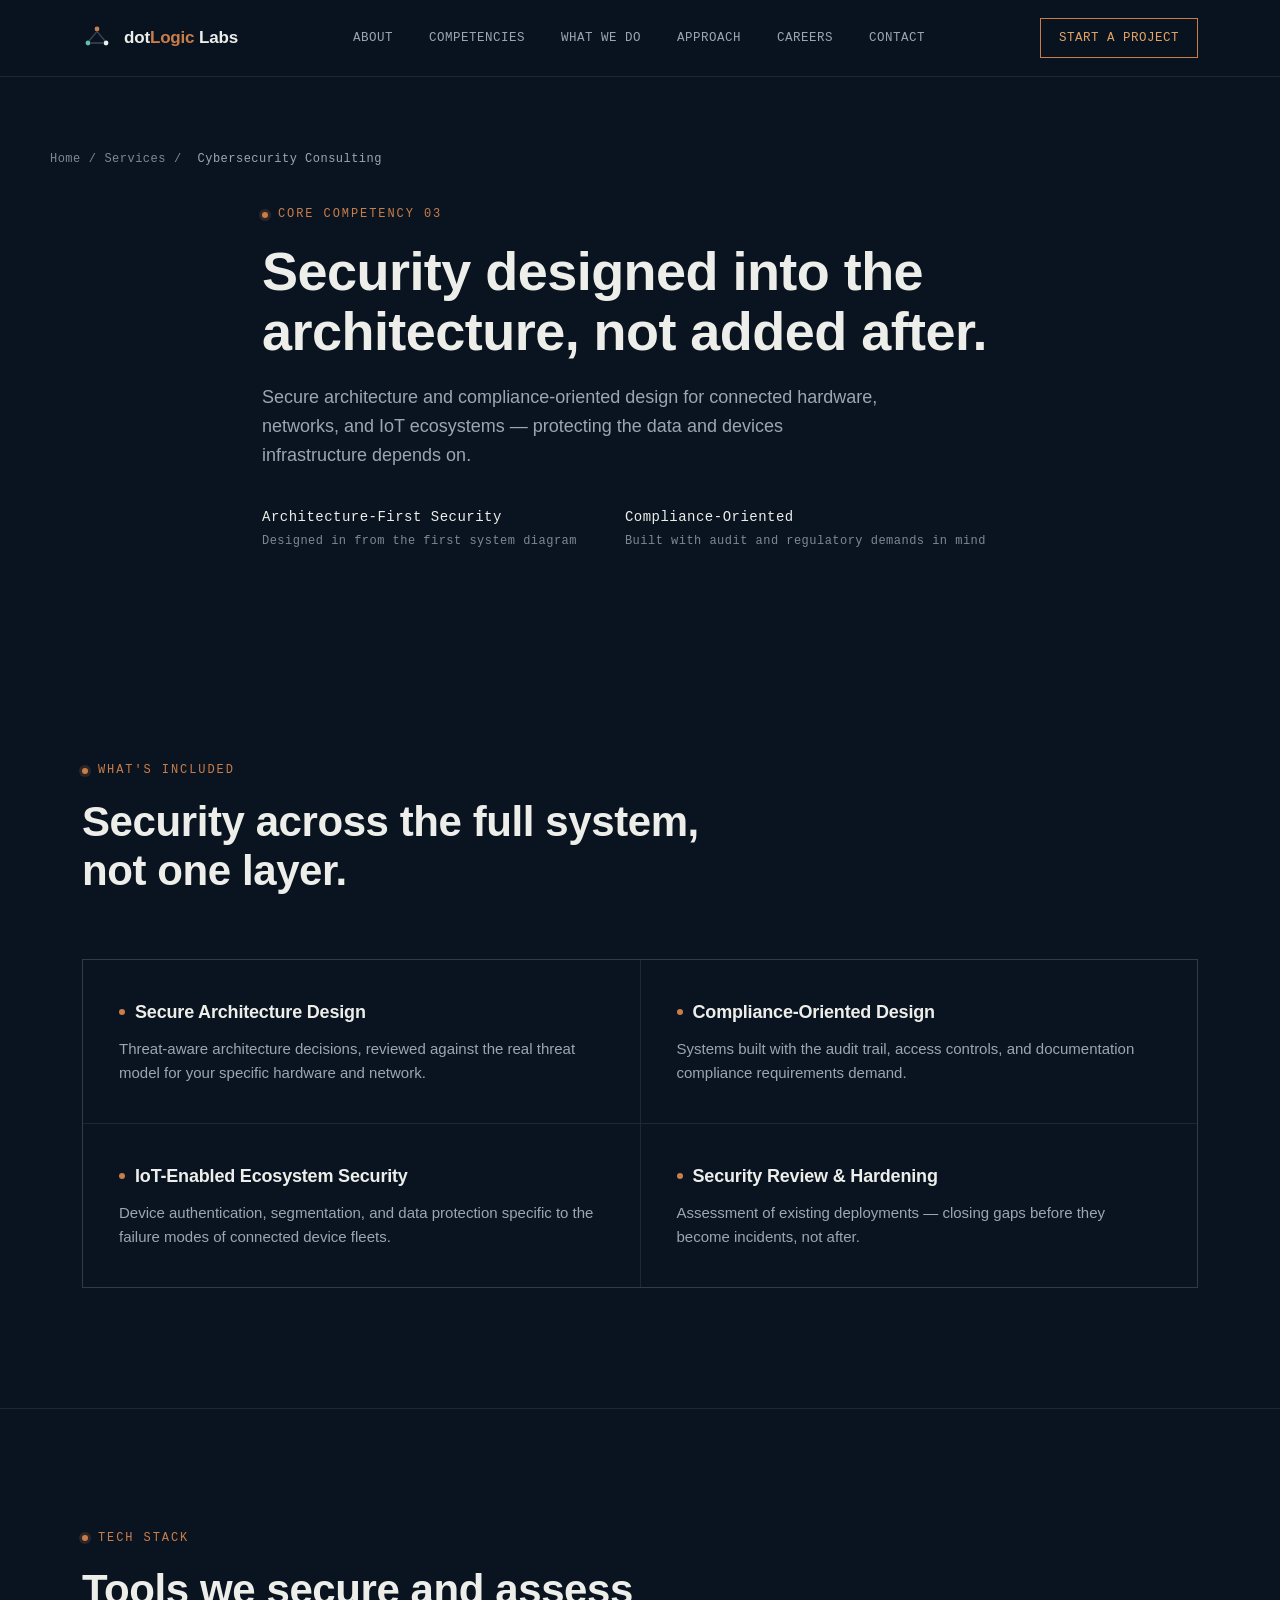
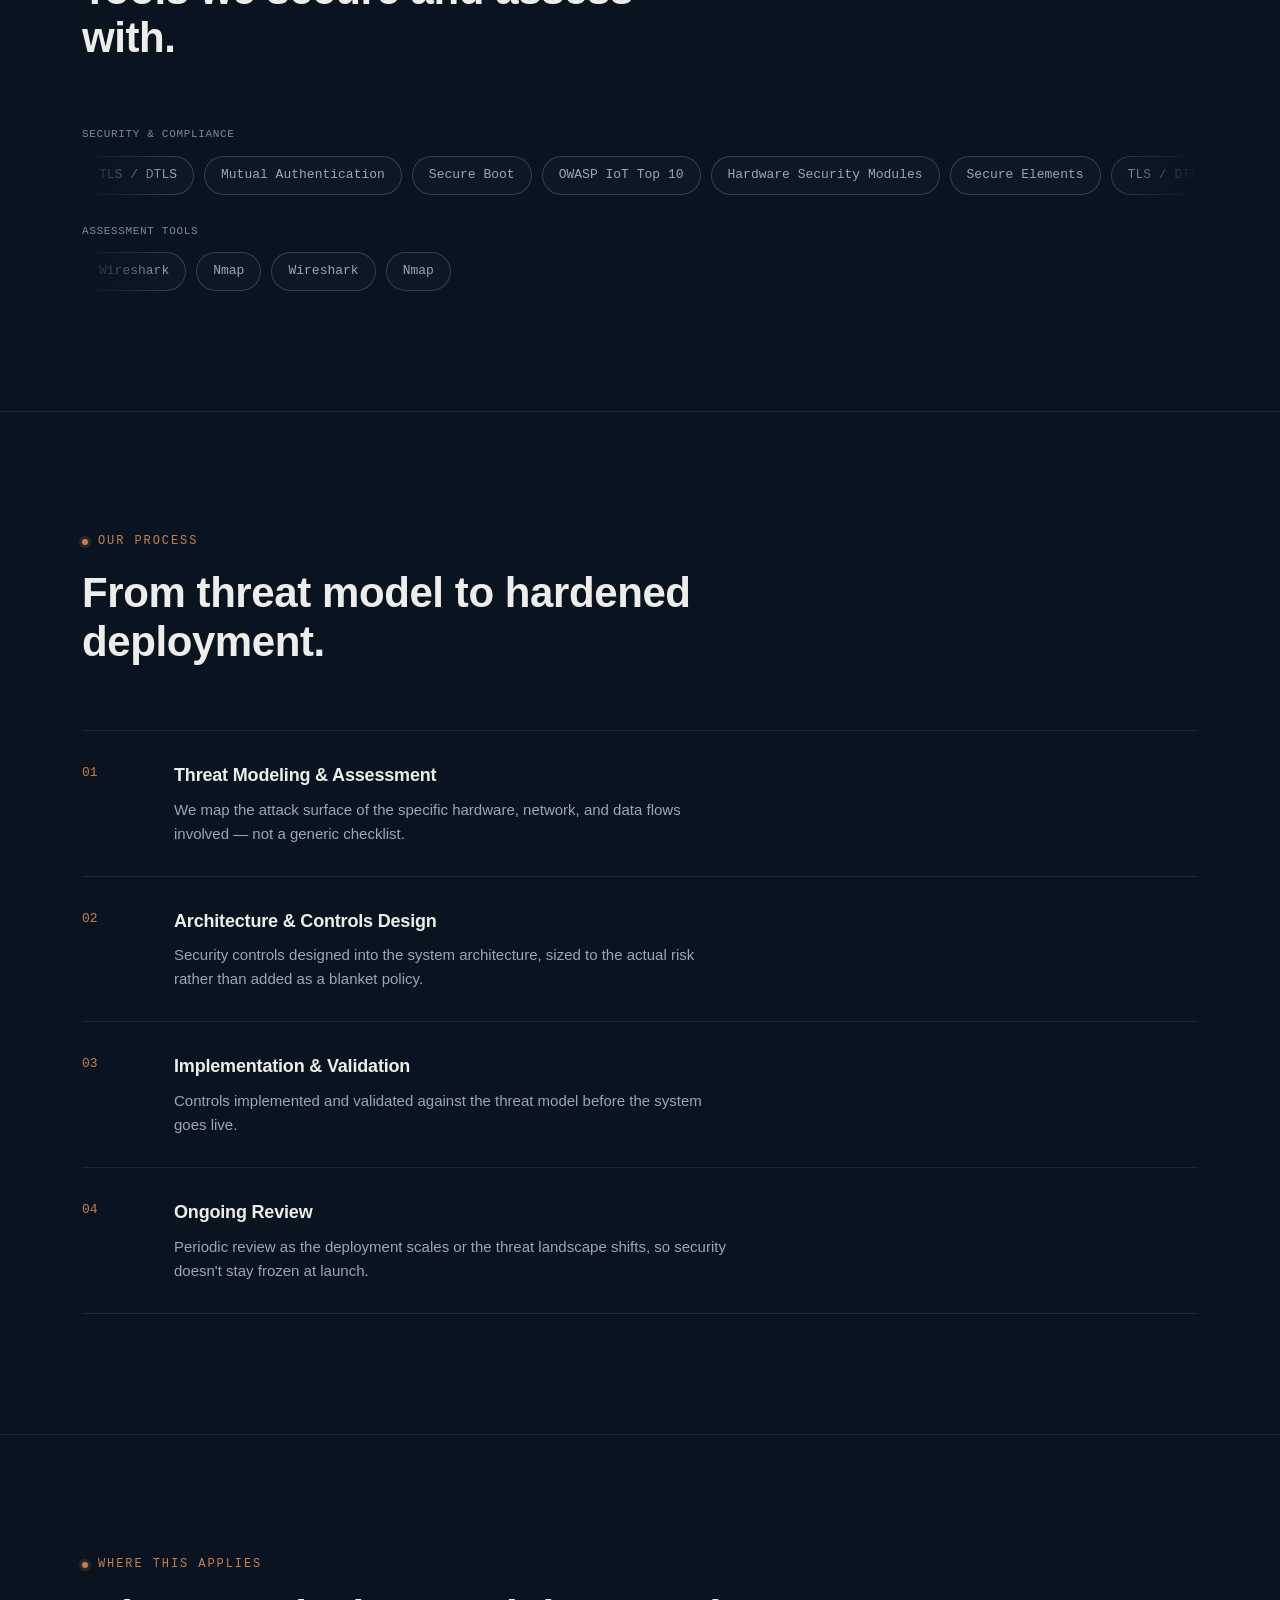
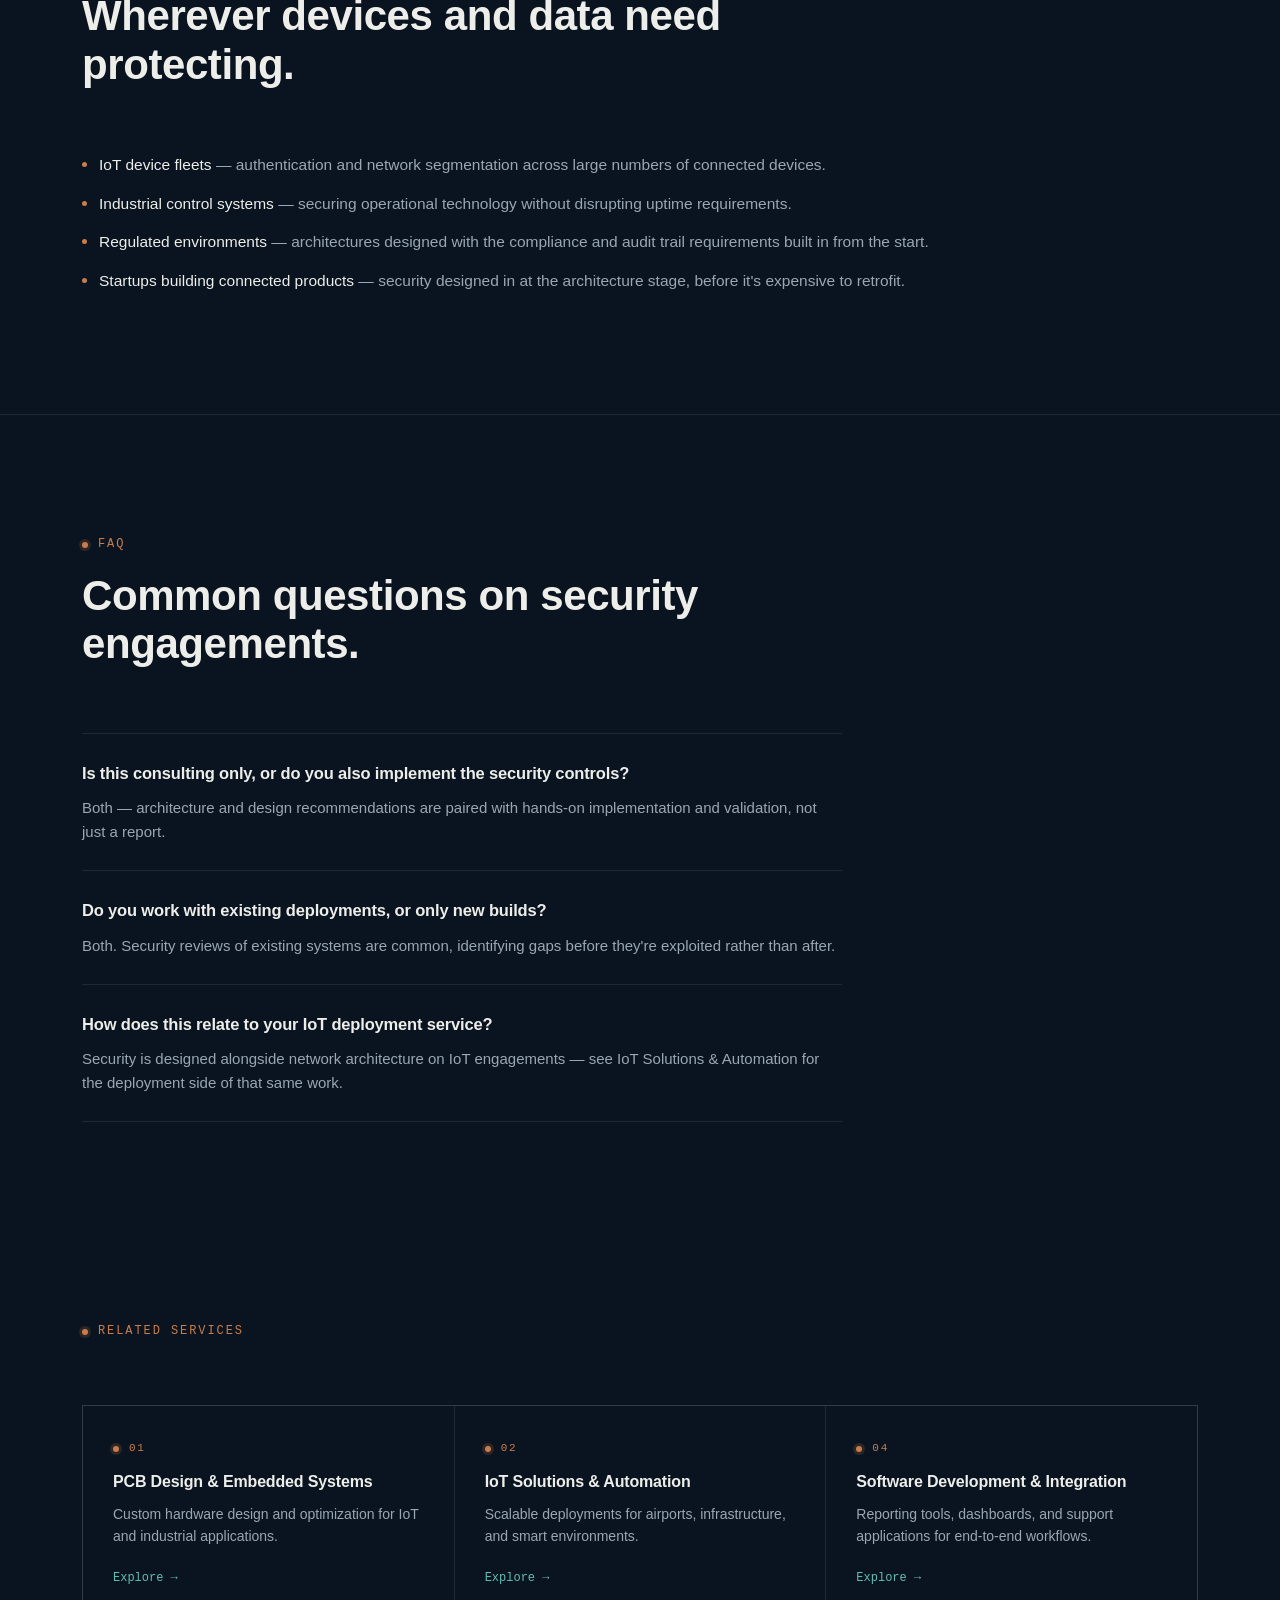
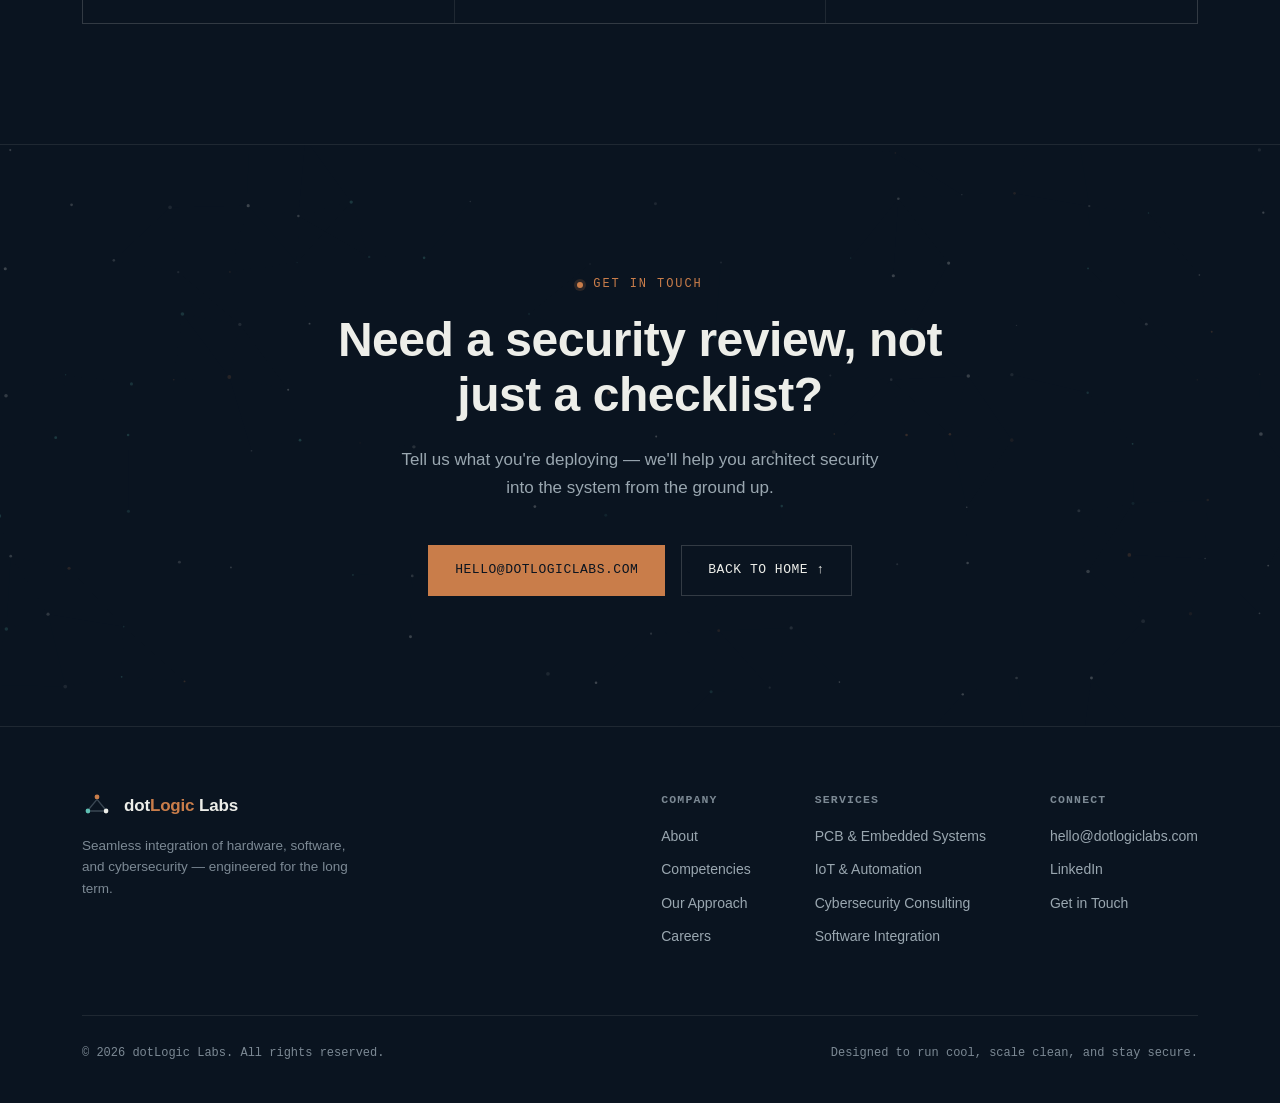
<file: services/cybersecurity-consulting/index.html>
<!DOCTYPE html>
<html lang="en">
<head>
<meta charset="UTF-8">
<meta name="viewport" content="width=device-width, initial-scale=1.0">
<title>Cybersecurity Consulting for IoT & Industrial Systems | dotLogic Labs</title>
<meta name="description" content="Secure architecture design and compliance-oriented cybersecurity consulting for IoT-enabled ecosystems, industrial systems, and connected infrastructure.">
<meta name="keywords" content="cybersecurity consulting, secure architecture design, compliance-oriented design, IoT-enabled ecosystem security">
<meta property="og:title" content="Cybersecurity Consulting for IoT & Industrial Systems | dotLogic Labs">
<meta property="og:description" content="Secure architecture design and compliance-oriented cybersecurity consulting for IoT-enabled ecosystems and connected infrastructure.">
<meta property="og:type" content="website">
<meta property="og:image" content="https://dotlogiclabs.com/og-image.png">
<meta property="og:url" content="https://dotlogiclabs.com/services/cybersecurity-consulting/">
<meta name="twitter:card" content="summary_large_image">
<meta name="twitter:title" content="Cybersecurity Consulting for IoT & Industrial Systems | dotLogic Labs">
<meta name="twitter:description" content="Secure architecture design and compliance-oriented cybersecurity consulting for IoT-enabled ecosystems and connected infrastructure.">
<meta name="twitter:image" content="https://dotlogiclabs.com/og-image.png">
<link rel="canonical" href="https://dotlogiclabs.com/services/cybersecurity-consulting/">
<meta name="referrer" content="strict-origin-when-cross-origin">
<meta http-equiv="Content-Security-Policy" content="default-src 'self'; script-src 'self'; style-src 'self' 'unsafe-inline' https://fonts.googleapis.com; font-src 'self' https://fonts.gstatic.com; img-src 'self' data:; connect-src 'self'; base-uri 'self'; form-action 'self'">
<script type="application/ld+json">
{
  "@context": "https://schema.org",
  "@type": "Service",
  "name": "Cybersecurity Consulting",
  "provider": { "@type": "Organization", "name": "dotLogic Labs", "url": "https://dotlogiclabs.com/" },
  "areaServed": "Worldwide",
  "description": "Secure architecture design and compliance-oriented cybersecurity consulting for IoT-enabled ecosystems and industrial systems.",
  "serviceType": "Cybersecurity Consulting",
  "url": "https://dotlogiclabs.com/services/cybersecurity-consulting/"
}
</script>
<script type="application/ld+json">
{
  "@context": "https://schema.org",
  "@type": "BreadcrumbList",
  "itemListElement": [
    {"@type":"ListItem","position":1,"name":"Home","item":"https://dotlogiclabs.com/"},
    {"@type":"ListItem","position":2,"name":"Services","item":"https://dotlogiclabs.com/#competencies"},
    {"@type":"ListItem","position":3,"name":"Cybersecurity Consulting","item":"https://dotlogiclabs.com/services/cybersecurity-consulting/"}
  ]
}
</script>
<link rel="preconnect" href="https://fonts.googleapis.com">
<link rel="preconnect" href="https://fonts.gstatic.com" crossorigin>
<link href="https://fonts.googleapis.com/css2?family=Space+Grotesk:wght@400;500;600;700&family=JetBrains+Mono:wght@400;500;600&family=IBM+Plex+Sans:wght@400;500;600&display=swap" rel="stylesheet">
<link rel="stylesheet" href="../../styles.css">
</head>
<body>

<header>
  <nav class="nav">
    <a href="../../#top" class="brand">
      <svg class="brand-mark" viewBox="0 0 30 30" fill="none">
        <circle cx="15" cy="6" r="2.4" fill="#C97D4A"/>
        <circle cx="6" cy="20" r="2.4" fill="#5FBFB3"/>
        <circle cx="24" cy="20" r="2.4" fill="#EDEEE9"/>
        <path d="M15 8.4L7 18M15 8.4L23 18M8.4 20H21.6" stroke="#3A4753" stroke-width="1.4"/>
      </svg>
      <span class="brand-word">dot<span>Logic</span> Labs</span>
    </a>
    <div class="nav-links">
      <a href="../../#about">About</a>
      <a href="../../#competencies">Competencies</a>
      <a href="../../#what-we-do">What We Do</a>
      <a href="../../#approach">Approach</a>
      <a href="../../careers/">Careers</a>
      <a href="../../#contact">Contact</a>
    </div>
    <a href="../../#contact" class="nav-cta">Start a Project</a>
  </nav>
</header>

<main id="top">

  <div class="wrap breadcrumb">
    <a href="../../#top">Home</a><span>/</span><a href="../../#competencies">Services</a><span>/</span><span class="current">Cybersecurity Consulting</span>
  </div>

  <section class="svc-hero">
    <div class="wrap svc-hero-inner reveal">
      <div class="eyebrow">Core Competency 03</div>
      <h1>Security designed into the architecture, not added after.</h1>
      <p>Secure architecture and compliance-oriented design for connected hardware, networks, and IoT ecosystems — protecting the data and devices infrastructure depends on.</p>
      <div class="svc-stats">
        <div><strong>Architecture-First Security</strong>Designed in from the first system diagram</div>
        <div><strong>Compliance-Oriented</strong>Built with audit and regulatory demands in mind</div>
      </div>
    </div>
  </section>

  <section class="section" id="included">
    <div class="wrap">
      <div class="section-head reveal">
        <div class="eyebrow">What's Included</div>
        <h2>Security across the full system, not one layer.</h2>
      </div>
      <div class="feature-grid reveal">
        <div class="feature-card">
          <h3>Secure Architecture Design</h3>
          <p>Threat-aware architecture decisions, reviewed against the real threat model for your specific hardware and network.</p>
        </div>
        <div class="feature-card">
          <h3>Compliance-Oriented Design</h3>
          <p>Systems built with the audit trail, access controls, and documentation compliance requirements demand.</p>
        </div>
        <div class="feature-card">
          <h3>IoT-Enabled Ecosystem Security</h3>
          <p>Device authentication, segmentation, and data protection specific to the failure modes of connected device fleets.</p>
        </div>
        <div class="feature-card">
          <h3>Security Review & Hardening</h3>
          <p>Assessment of existing deployments — closing gaps before they become incidents, not after.</p>
        </div>
      </div>
    </div>
  </section>

  <section class="section" id="tech-stack">
    <div class="wrap">
      <div class="section-head reveal">
        <div class="eyebrow">Tech Stack</div>
        <h2>Tools we secure and assess with.</h2>
      </div>
      <div class="reveal">
        <div class="stack-cat">
          <div class="stack-cat-label">Security & Compliance</div>
          <div class="stack-marquee">
            <div class="stack-track">
              <span class="stack-tag">TLS / DTLS</span>
              <span class="stack-tag">Mutual Authentication</span>
              <span class="stack-tag">Secure Boot</span>
              <span class="stack-tag">OWASP IoT Top 10</span>
              <span class="stack-tag">Hardware Security Modules</span>
              <span class="stack-tag">Secure Elements</span>
              <span class="stack-tag">TLS / DTLS</span>
              <span class="stack-tag">Mutual Authentication</span>
              <span class="stack-tag">Secure Boot</span>
              <span class="stack-tag">OWASP IoT Top 10</span>
              <span class="stack-tag">Hardware Security Modules</span>
              <span class="stack-tag">Secure Elements</span>
            </div>
          </div>
        </div>
        <div class="stack-cat">
          <div class="stack-cat-label">Assessment Tools</div>
          <div class="stack-marquee">
            <div class="stack-track reverse">
              <span class="stack-tag">Wireshark</span>
              <span class="stack-tag">Nmap</span>
              <span class="stack-tag">Wireshark</span>
              <span class="stack-tag">Nmap</span>
            </div>
          </div>
        </div>
      </div>
    </div>
  </section>

  <section class="section" id="process">
    <div class="wrap">
      <div class="section-head reveal">
        <div class="eyebrow">Our Process</div>
        <h2>From threat model to hardened deployment.</h2>
      </div>
      <div class="process-list reveal">
        <div class="process-item">
          <div class="process-num">01</div>
          <div><h3>Threat Modeling & Assessment</h3><p>We map the attack surface of the specific hardware, network, and data flows involved — not a generic checklist.</p></div>
        </div>
        <div class="process-item">
          <div class="process-num">02</div>
          <div><h3>Architecture & Controls Design</h3><p>Security controls designed into the system architecture, sized to the actual risk rather than added as a blanket policy.</p></div>
        </div>
        <div class="process-item">
          <div class="process-num">03</div>
          <div><h3>Implementation & Validation</h3><p>Controls implemented and validated against the threat model before the system goes live.</p></div>
        </div>
        <div class="process-item">
          <div class="process-num">04</div>
          <div><h3>Ongoing Review</h3><p>Periodic review as the deployment scales or the threat landscape shifts, so security doesn't stay frozen at launch.</p></div>
        </div>
      </div>
    </div>
  </section>

  <section class="section" id="use-cases">
    <div class="wrap">
      <div class="section-head reveal">
        <div class="eyebrow">Where This Applies</div>
        <h2>Wherever devices and data need protecting.</h2>
      </div>
      <ul class="usecase-list reveal">
        <li><span><strong>IoT device fleets</strong> — authentication and network segmentation across large numbers of connected devices.</span></li>
        <li><span><strong>Industrial control systems</strong> — securing operational technology without disrupting uptime requirements.</span></li>
        <li><span><strong>Regulated environments</strong> — architectures designed with the compliance and audit trail requirements built in from the start.</span></li>
        <li><span><strong>Startups building connected products</strong> — security designed in at the architecture stage, before it's expensive to retrofit.</span></li>
      </ul>
    </div>
  </section>

  <section class="section" id="faq" style="border-bottom:none;">
    <div class="wrap">
      <div class="section-head reveal">
        <div class="eyebrow">FAQ</div>
        <h2>Common questions on security engagements.</h2>
      </div>
      <div class="faq-list reveal">
        <div class="faq-item">
          <h3>Is this consulting only, or do you also implement the security controls?</h3>
          <p>Both — architecture and design recommendations are paired with hands-on implementation and validation, not just a report.</p>
        </div>
        <div class="faq-item">
          <h3>Do you work with existing deployments, or only new builds?</h3>
          <p>Both. Security reviews of existing systems are common, identifying gaps before they're exploited rather than after.</p>
        </div>
        <div class="faq-item">
          <h3>How does this relate to your IoT deployment service?</h3>
          <p>Security is designed alongside network architecture on IoT engagements — see IoT Solutions & Automation for the deployment side of that same work.</p>
        </div>
      </div>
    </div>
  </section>

  <section class="section" id="related" style="padding-top:80px;">
    <div class="wrap">
      <div class="section-head reveal">
        <div class="eyebrow">Related Services</div>
      </div>
      <div class="related-grid reveal">
        <a href="../pcb-design-embedded-systems/" class="related-card">
          <div class="eyebrow" style="color:var(--copper);">01</div>
          <h3>PCB Design & Embedded Systems</h3>
          <p>Custom hardware design and optimization for IoT and industrial applications.</p>
          <span class="link-arrow">Explore →</span>
        </a>
        <a href="../iot-solutions-automation/" class="related-card">
          <div class="eyebrow" style="color:var(--copper);">02</div>
          <h3>IoT Solutions & Automation</h3>
          <p>Scalable deployments for airports, infrastructure, and smart environments.</p>
          <span class="link-arrow">Explore →</span>
        </a>
        <a href="../software-development-integration/" class="related-card">
          <div class="eyebrow" style="color:var(--copper);">04</div>
          <h3>Software Development & Integration</h3>
          <p>Reporting tools, dashboards, and support applications for end-to-end workflows.</p>
          <span class="link-arrow">Explore →</span>
        </a>
      </div>
    </div>
  </section>

  <section class="cta-section" id="contact">
    <canvas id="cta-canvas" data-circuit="60" style="position:absolute; inset:0; width:100%; height:100%; opacity:0.28; z-index:0;"></canvas>
    <div class="wrap" style="position:relative; z-index:1;">
      <div class="eyebrow" style="justify-content:center;">Get In Touch</div>
      <h2>Need a security review, not just a checklist?</h2>
      <p>Tell us what you're deploying — we'll help you architect security into the system from the ground up.</p>
      <div class="cta-btns">
        <a href="mailto:hello@dotlogiclabs.com" class="btn btn-primary">hello@dotlogiclabs.com</a>
        <a href="../../#top" class="btn btn-ghost">Back to Home ↑</a>
      </div>
    </div>
  </section>

</main>

<footer>
  <div class="wrap">
    <div class="footer-grid">
      <div class="footer-brand">
        <div class="brand" style="display:flex; align-items:center; gap:12px;">
          <svg class="brand-mark" viewBox="0 0 30 30" fill="none">
            <circle cx="15" cy="6" r="2.4" fill="#C97D4A"/>
            <circle cx="6" cy="20" r="2.4" fill="#5FBFB3"/>
            <circle cx="24" cy="20" r="2.4" fill="#EDEEE9"/>
            <path d="M15 8.4L7 18M15 8.4L23 18M8.4 20H21.6" stroke="#3A4753" stroke-width="1.4"/>
          </svg>
          <span class="brand-word">dot<span>Logic</span> Labs</span>
        </div>
        <p>Seamless integration of hardware, software, and cybersecurity — engineered for the long term.</p>
      </div>
      <div class="footer-cols">
        <div class="footer-col">
          <h5>Company</h5>
          <a href="../../#about">About</a>
          <a href="../../#competencies">Competencies</a>
          <a href="../../#approach">Our Approach</a>
          <a href="../../careers/">Careers</a>
        </div>
        <div class="footer-col">
          <h5>Services</h5>
          <a href="../pcb-design-embedded-systems/">PCB & Embedded Systems</a>
          <a href="../iot-solutions-automation/">IoT & Automation</a>
          <a href="./">Cybersecurity Consulting</a>
          <a href="../software-development-integration/">Software Integration</a>
        </div>
        <div class="footer-col">
          <h5>Connect</h5>
          <a href="mailto:hello@dotlogiclabs.com">hello@dotlogiclabs.com</a>
          <a href="https://www.linkedin.com/company/dotlogiclabs/" target="_blank" rel="noopener noreferrer">LinkedIn</a>
          <a href="../../#contact">Get in Touch</a>
        </div>
      </div>
    </div>
    <div class="footer-bottom">
      <span>© 2026 dotLogic Labs. All rights reserved.</span>
      <span>Designed to run cool, scale clean, and stay secure.</span>
    </div>
  </div>
</footer>

<script src="../../main.js"></script>
</body>
</html>
</file>
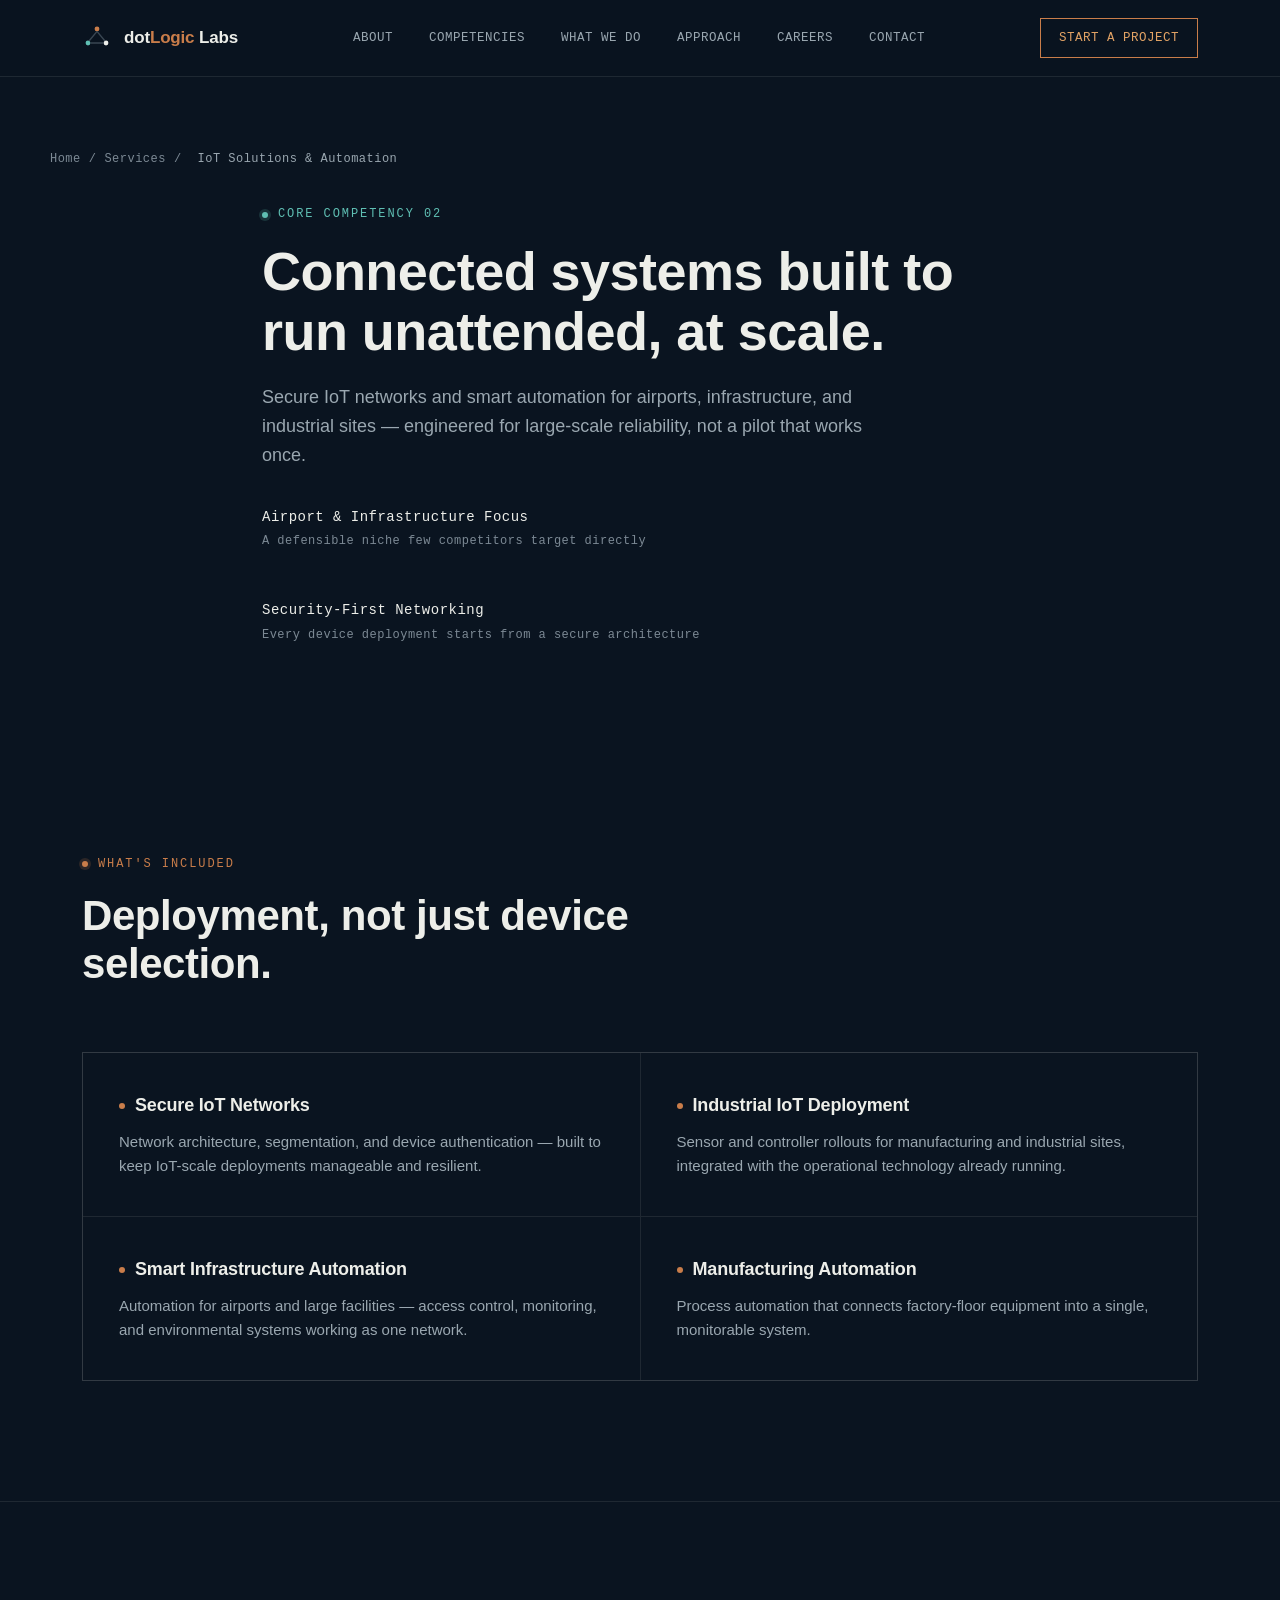
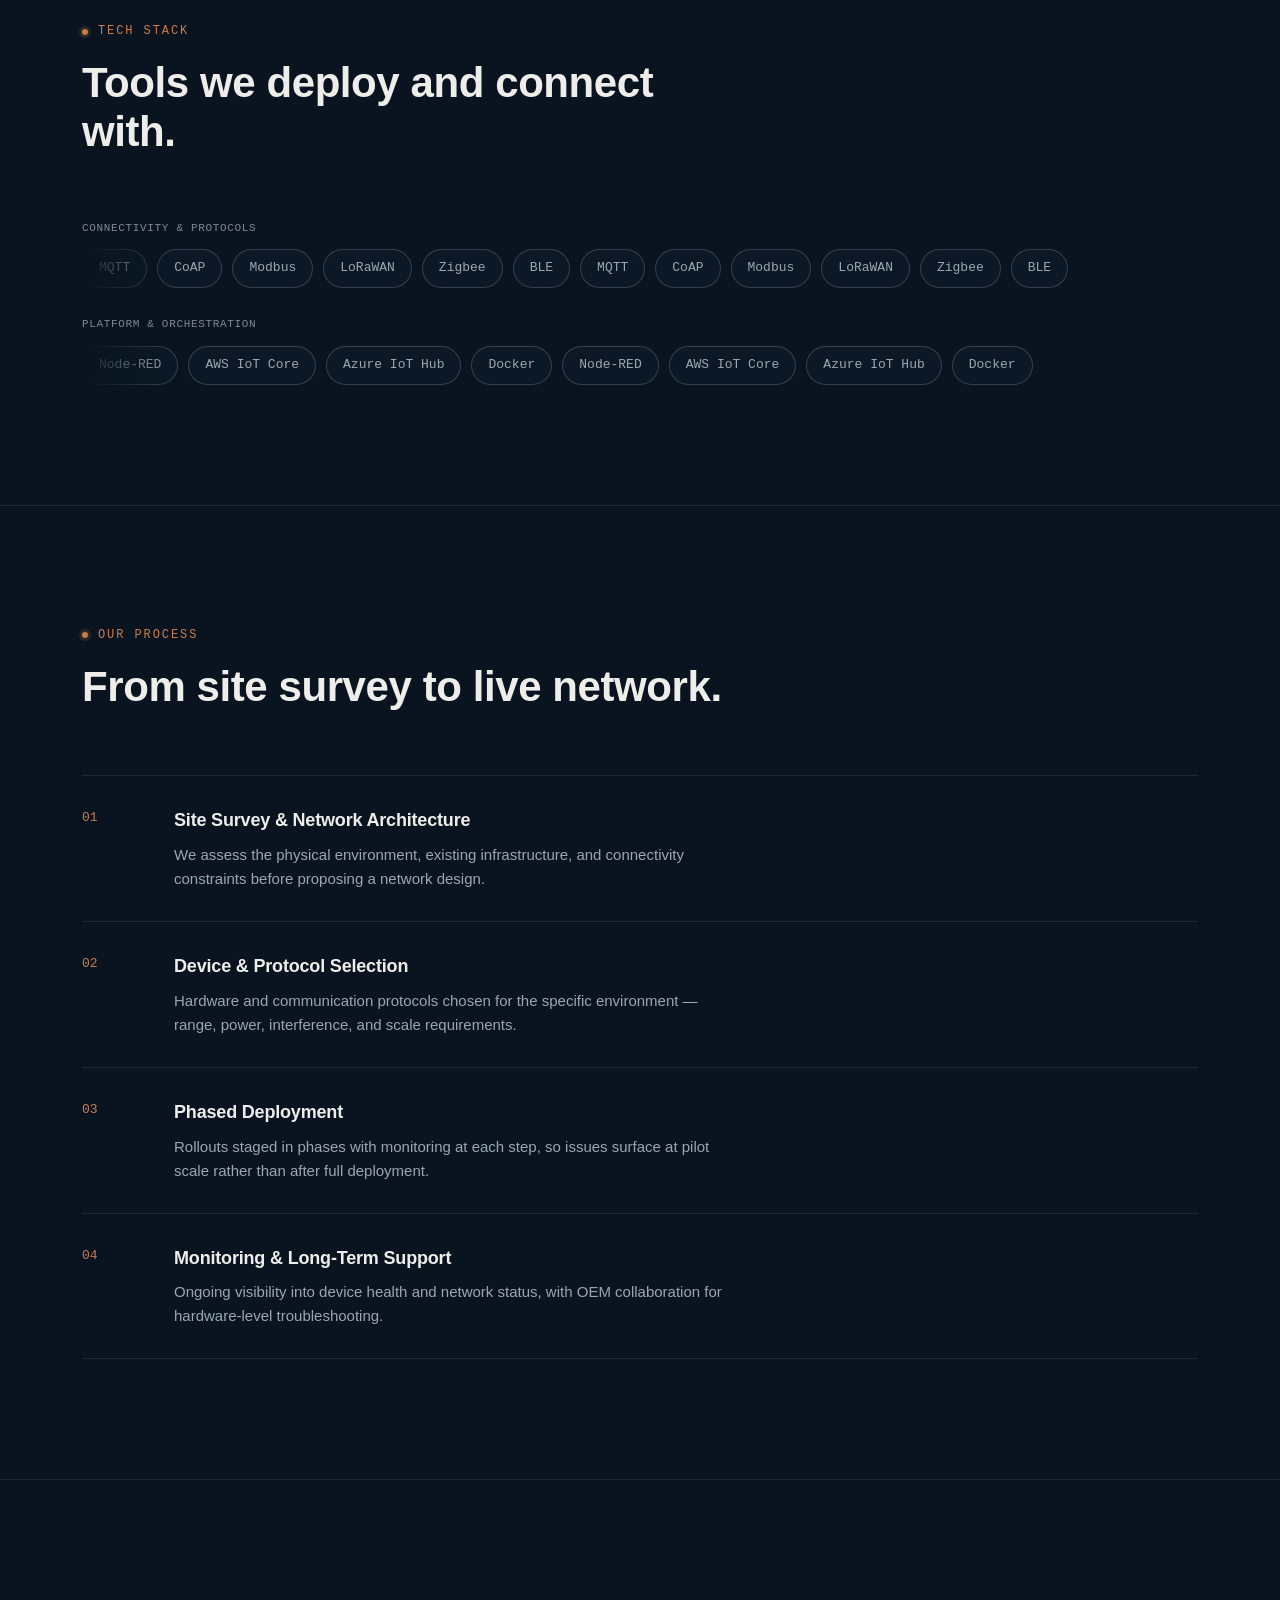
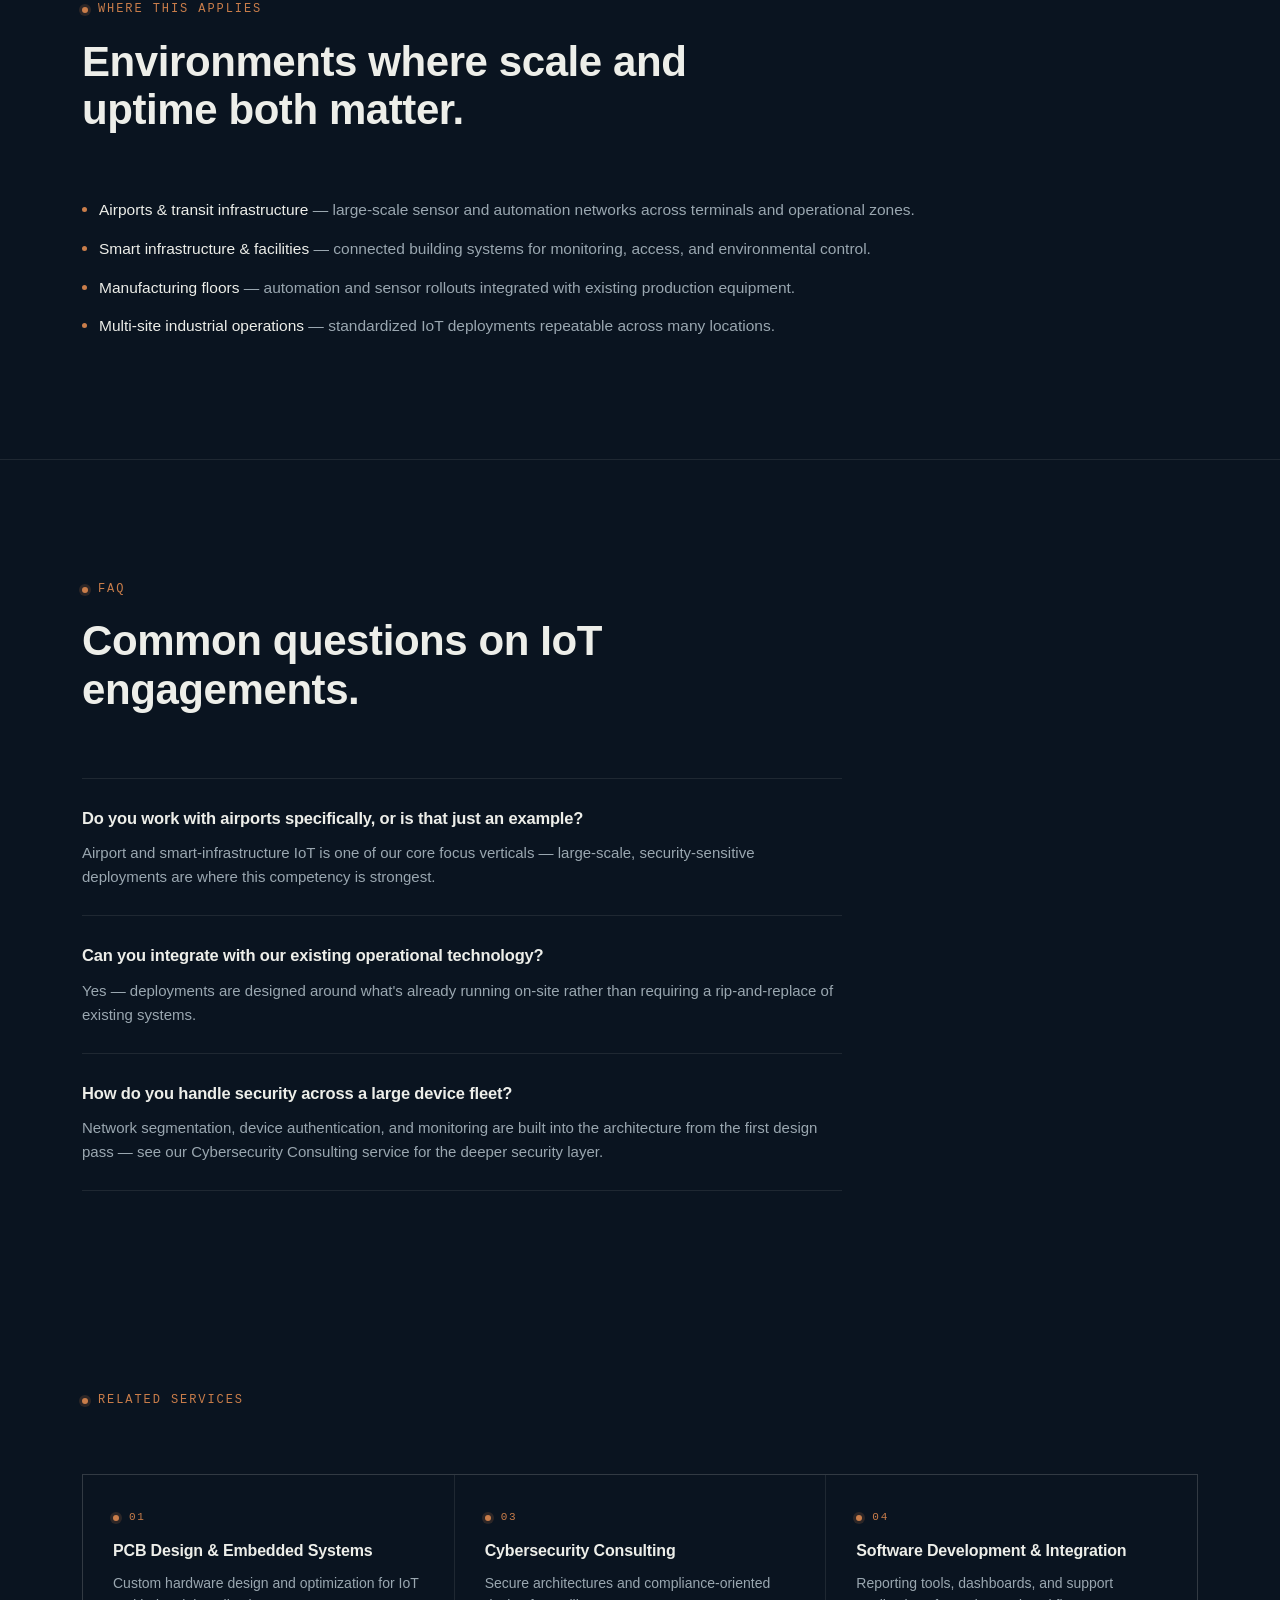
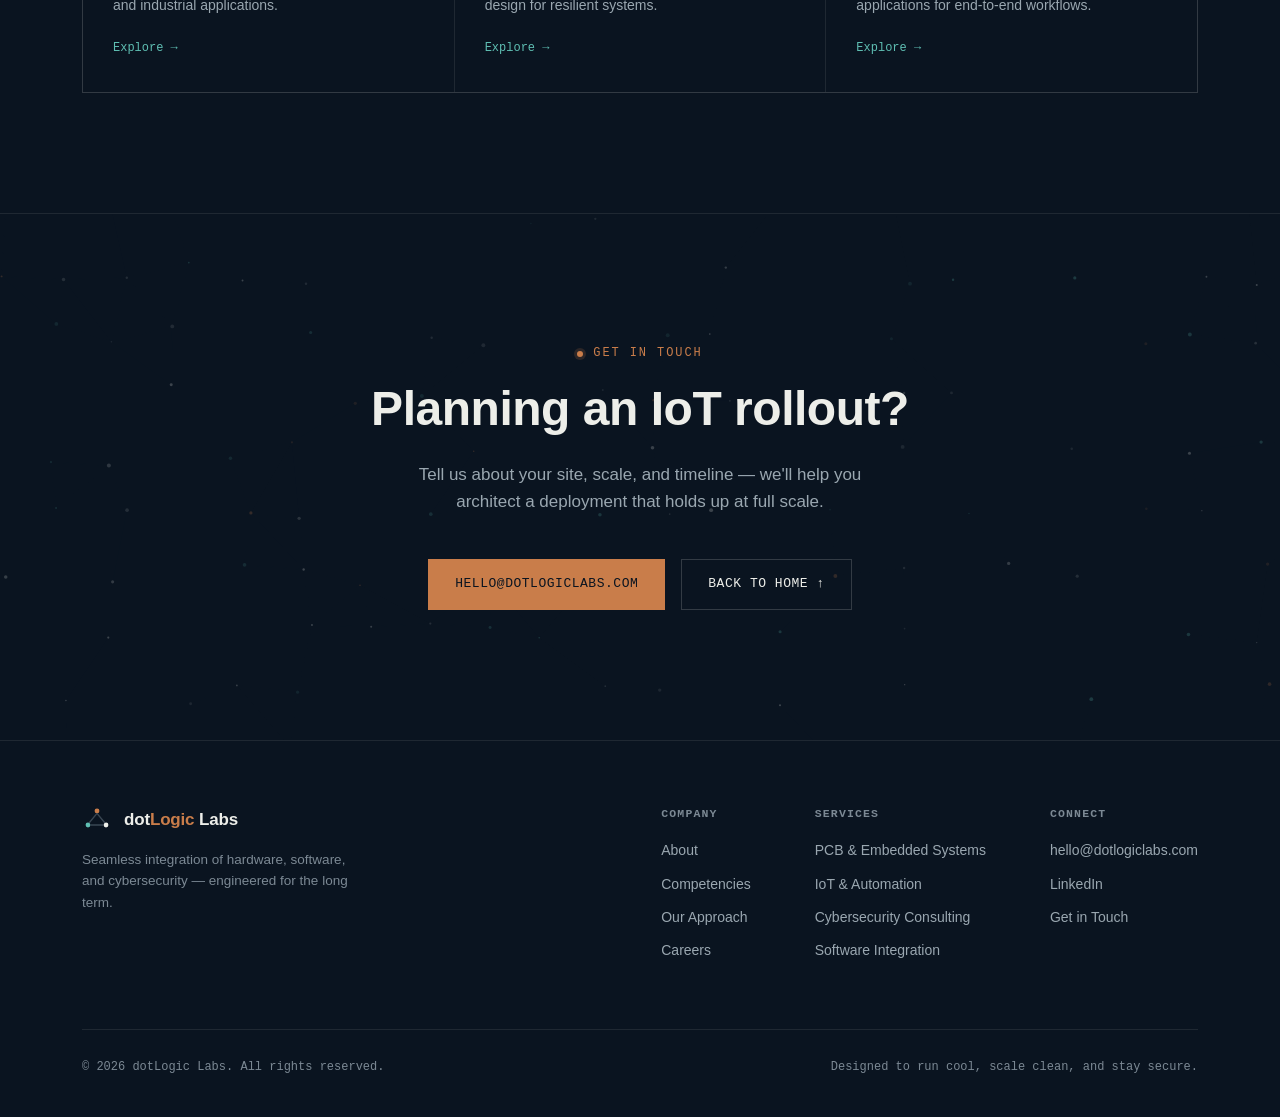
<file: services/iot-solutions-automation/index.html>
<!DOCTYPE html>
<html lang="en">
<head>
<meta charset="UTF-8">
<meta name="viewport" content="width=device-width, initial-scale=1.0">
<title>IoT Deployment & Automation Solutions | dotLogic Labs</title>
<meta name="description" content="Secure IoT deployment and smart automation for airports, infrastructure, and industrial environments. dotLogic Labs delivers scalable IoT solutions built to run unattended.">
<meta name="keywords" content="IoT deployment solutions, secure IoT networks, industrial IoT deployment, smart infrastructure automation, manufacturing automation solutions, smart automation deployments, IoT solutions for airports">
<meta property="og:title" content="IoT Deployment & Automation Solutions | dotLogic Labs">
<meta property="og:description" content="Secure IoT deployment and smart automation for airports, infrastructure, and industrial environments.">
<meta property="og:type" content="website">
<meta property="og:image" content="https://dotlogiclabs.com/og-image.png">
<meta property="og:url" content="https://dotlogiclabs.com/services/iot-solutions-automation/">
<meta name="twitter:card" content="summary_large_image">
<meta name="twitter:title" content="IoT Deployment & Automation Solutions | dotLogic Labs">
<meta name="twitter:description" content="Secure IoT deployment and smart automation for airports, infrastructure, and industrial environments.">
<meta name="twitter:image" content="https://dotlogiclabs.com/og-image.png">
<link rel="canonical" href="https://dotlogiclabs.com/services/iot-solutions-automation/">
<meta name="referrer" content="strict-origin-when-cross-origin">
<meta http-equiv="Content-Security-Policy" content="default-src 'self'; script-src 'self'; style-src 'self' 'unsafe-inline' https://fonts.googleapis.com; font-src 'self' https://fonts.gstatic.com; img-src 'self' data:; connect-src 'self'; base-uri 'self'; form-action 'self'">
<script type="application/ld+json">
{
  "@context": "https://schema.org",
  "@type": "Service",
  "name": "IoT Deployment & Automation",
  "provider": { "@type": "Organization", "name": "dotLogic Labs", "url": "https://dotlogiclabs.com/" },
  "areaServed": "Worldwide",
  "description": "Scalable, secure IoT deployments and smart automation for airports, infrastructure, and industrial environments.",
  "serviceType": "IoT Deployment and Automation",
  "url": "https://dotlogiclabs.com/services/iot-solutions-automation/"
}
</script>
<script type="application/ld+json">
{
  "@context": "https://schema.org",
  "@type": "BreadcrumbList",
  "itemListElement": [
    {"@type":"ListItem","position":1,"name":"Home","item":"https://dotlogiclabs.com/"},
    {"@type":"ListItem","position":2,"name":"Services","item":"https://dotlogiclabs.com/#competencies"},
    {"@type":"ListItem","position":3,"name":"IoT Solutions & Automation","item":"https://dotlogiclabs.com/services/iot-solutions-automation/"}
  ]
}
</script>
<link rel="preconnect" href="https://fonts.googleapis.com">
<link rel="preconnect" href="https://fonts.gstatic.com" crossorigin>
<link href="https://fonts.googleapis.com/css2?family=Space+Grotesk:wght@400;500;600;700&family=JetBrains+Mono:wght@400;500;600&family=IBM+Plex+Sans:wght@400;500;600&display=swap" rel="stylesheet">
<link rel="stylesheet" href="../../styles.css">
</head>
<body>

<header>
  <nav class="nav">
    <a href="../../#top" class="brand">
      <svg class="brand-mark" viewBox="0 0 30 30" fill="none">
        <circle cx="15" cy="6" r="2.4" fill="#C97D4A"/>
        <circle cx="6" cy="20" r="2.4" fill="#5FBFB3"/>
        <circle cx="24" cy="20" r="2.4" fill="#EDEEE9"/>
        <path d="M15 8.4L7 18M15 8.4L23 18M8.4 20H21.6" stroke="#3A4753" stroke-width="1.4"/>
      </svg>
      <span class="brand-word">dot<span>Logic</span> Labs</span>
    </a>
    <div class="nav-links">
      <a href="../../#about">About</a>
      <a href="../../#competencies">Competencies</a>
      <a href="../../#what-we-do">What We Do</a>
      <a href="../../#approach">Approach</a>
      <a href="../../careers/">Careers</a>
      <a href="../../#contact">Contact</a>
    </div>
    <a href="../../#contact" class="nav-cta">Start a Project</a>
  </nav>
</header>

<main id="top">

  <div class="wrap breadcrumb">
    <a href="../../#top">Home</a><span>/</span><a href="../../#competencies">Services</a><span>/</span><span class="current">IoT Solutions & Automation</span>
  </div>

  <section class="svc-hero">
    <div class="wrap svc-hero-inner reveal">
      <div class="eyebrow" style="color:var(--teal);">Core Competency 02</div>
      <h1>Connected systems built to run unattended, at scale.</h1>
      <p>Secure IoT networks and smart automation for airports, infrastructure, and industrial sites — engineered for large-scale reliability, not a pilot that works once.</p>
      <div class="svc-stats">
        <div><strong>Airport & Infrastructure Focus</strong>A defensible niche few competitors target directly</div>
        <div><strong>Security-First Networking</strong>Every device deployment starts from a secure architecture</div>
      </div>
    </div>
  </section>

  <section class="section" id="included">
    <div class="wrap">
      <div class="section-head reveal">
        <div class="eyebrow">What's Included</div>
        <h2>Deployment, not just device selection.</h2>
      </div>
      <div class="feature-grid reveal">
        <div class="feature-card">
          <h3>Secure IoT Networks</h3>
          <p>Network architecture, segmentation, and device authentication — built to keep IoT-scale deployments manageable and resilient.</p>
        </div>
        <div class="feature-card">
          <h3>Industrial IoT Deployment</h3>
          <p>Sensor and controller rollouts for manufacturing and industrial sites, integrated with the operational technology already running.</p>
        </div>
        <div class="feature-card">
          <h3>Smart Infrastructure Automation</h3>
          <p>Automation for airports and large facilities — access control, monitoring, and environmental systems working as one network.</p>
        </div>
        <div class="feature-card">
          <h3>Manufacturing Automation</h3>
          <p>Process automation that connects factory-floor equipment into a single, monitorable system.</p>
        </div>
      </div>
    </div>
  </section>

  <section class="section" id="tech-stack">
    <div class="wrap">
      <div class="section-head reveal">
        <div class="eyebrow">Tech Stack</div>
        <h2>Tools we deploy and connect with.</h2>
      </div>
      <div class="reveal">
        <div class="stack-cat">
          <div class="stack-cat-label">Connectivity & Protocols</div>
          <div class="stack-marquee">
            <div class="stack-track">
              <span class="stack-tag">MQTT</span>
              <span class="stack-tag">CoAP</span>
              <span class="stack-tag">Modbus</span>
              <span class="stack-tag">LoRaWAN</span>
              <span class="stack-tag">Zigbee</span>
              <span class="stack-tag">BLE</span>
              <span class="stack-tag">MQTT</span>
              <span class="stack-tag">CoAP</span>
              <span class="stack-tag">Modbus</span>
              <span class="stack-tag">LoRaWAN</span>
              <span class="stack-tag">Zigbee</span>
              <span class="stack-tag">BLE</span>
            </div>
          </div>
        </div>
        <div class="stack-cat">
          <div class="stack-cat-label">Platform & Orchestration</div>
          <div class="stack-marquee">
            <div class="stack-track reverse">
              <span class="stack-tag">Node-RED</span>
              <span class="stack-tag">AWS IoT Core</span>
              <span class="stack-tag">Azure IoT Hub</span>
              <span class="stack-tag">Docker</span>
              <span class="stack-tag">Node-RED</span>
              <span class="stack-tag">AWS IoT Core</span>
              <span class="stack-tag">Azure IoT Hub</span>
              <span class="stack-tag">Docker</span>
            </div>
          </div>
        </div>
      </div>
    </div>
  </section>

  <section class="section" id="process">
    <div class="wrap">
      <div class="section-head reveal">
        <div class="eyebrow">Our Process</div>
        <h2>From site survey to live network.</h2>
      </div>
      <div class="process-list reveal">
        <div class="process-item">
          <div class="process-num">01</div>
          <div><h3>Site Survey & Network Architecture</h3><p>We assess the physical environment, existing infrastructure, and connectivity constraints before proposing a network design.</p></div>
        </div>
        <div class="process-item">
          <div class="process-num">02</div>
          <div><h3>Device & Protocol Selection</h3><p>Hardware and communication protocols chosen for the specific environment — range, power, interference, and scale requirements.</p></div>
        </div>
        <div class="process-item">
          <div class="process-num">03</div>
          <div><h3>Phased Deployment</h3><p>Rollouts staged in phases with monitoring at each step, so issues surface at pilot scale rather than after full deployment.</p></div>
        </div>
        <div class="process-item">
          <div class="process-num">04</div>
          <div><h3>Monitoring & Long-Term Support</h3><p>Ongoing visibility into device health and network status, with OEM collaboration for hardware-level troubleshooting.</p></div>
        </div>
      </div>
    </div>
  </section>

  <section class="section" id="use-cases">
    <div class="wrap">
      <div class="section-head reveal">
        <div class="eyebrow">Where This Applies</div>
        <h2>Environments where scale and uptime both matter.</h2>
      </div>
      <ul class="usecase-list reveal">
        <li><span><strong>Airports & transit infrastructure</strong> — large-scale sensor and automation networks across terminals and operational zones.</span></li>
        <li><span><strong>Smart infrastructure & facilities</strong> — connected building systems for monitoring, access, and environmental control.</span></li>
        <li><span><strong>Manufacturing floors</strong> — automation and sensor rollouts integrated with existing production equipment.</span></li>
        <li><span><strong>Multi-site industrial operations</strong> — standardized IoT deployments repeatable across many locations.</span></li>
      </ul>
    </div>
  </section>

  <section class="section" id="faq" style="border-bottom:none;">
    <div class="wrap">
      <div class="section-head reveal">
        <div class="eyebrow">FAQ</div>
        <h2>Common questions on IoT engagements.</h2>
      </div>
      <div class="faq-list reveal">
        <div class="faq-item">
          <h3>Do you work with airports specifically, or is that just an example?</h3>
          <p>Airport and smart-infrastructure IoT is one of our core focus verticals — large-scale, security-sensitive deployments are where this competency is strongest.</p>
        </div>
        <div class="faq-item">
          <h3>Can you integrate with our existing operational technology?</h3>
          <p>Yes — deployments are designed around what's already running on-site rather than requiring a rip-and-replace of existing systems.</p>
        </div>
        <div class="faq-item">
          <h3>How do you handle security across a large device fleet?</h3>
          <p>Network segmentation, device authentication, and monitoring are built into the architecture from the first design pass — see our Cybersecurity Consulting service for the deeper security layer.</p>
        </div>
      </div>
    </div>
  </section>

  <section class="section" id="related" style="padding-top:80px;">
    <div class="wrap">
      <div class="section-head reveal">
        <div class="eyebrow">Related Services</div>
      </div>
      <div class="related-grid reveal">
        <a href="../pcb-design-embedded-systems/" class="related-card">
          <div class="eyebrow">01</div>
          <h3>PCB Design & Embedded Systems</h3>
          <p>Custom hardware design and optimization for IoT and industrial applications.</p>
          <span class="link-arrow">Explore →</span>
        </a>
        <a href="../cybersecurity-consulting/" class="related-card">
          <div class="eyebrow">03</div>
          <h3>Cybersecurity Consulting</h3>
          <p>Secure architectures and compliance-oriented design for resilient systems.</p>
          <span class="link-arrow">Explore →</span>
        </a>
        <a href="../software-development-integration/" class="related-card">
          <div class="eyebrow">04</div>
          <h3>Software Development & Integration</h3>
          <p>Reporting tools, dashboards, and support applications for end-to-end workflows.</p>
          <span class="link-arrow">Explore →</span>
        </a>
      </div>
    </div>
  </section>

  <section class="cta-section" id="contact">
    <canvas id="cta-canvas" data-circuit="60" style="position:absolute; inset:0; width:100%; height:100%; opacity:0.28; z-index:0;"></canvas>
    <div class="wrap" style="position:relative; z-index:1;">
      <div class="eyebrow" style="justify-content:center;">Get In Touch</div>
      <h2>Planning an IoT rollout?</h2>
      <p>Tell us about your site, scale, and timeline — we'll help you architect a deployment that holds up at full scale.</p>
      <div class="cta-btns">
        <a href="mailto:hello@dotlogiclabs.com" class="btn btn-primary">hello@dotlogiclabs.com</a>
        <a href="../../#top" class="btn btn-ghost">Back to Home ↑</a>
      </div>
    </div>
  </section>

</main>

<footer>
  <div class="wrap">
    <div class="footer-grid">
      <div class="footer-brand">
        <div class="brand" style="display:flex; align-items:center; gap:12px;">
          <svg class="brand-mark" viewBox="0 0 30 30" fill="none">
            <circle cx="15" cy="6" r="2.4" fill="#C97D4A"/>
            <circle cx="6" cy="20" r="2.4" fill="#5FBFB3"/>
            <circle cx="24" cy="20" r="2.4" fill="#EDEEE9"/>
            <path d="M15 8.4L7 18M15 8.4L23 18M8.4 20H21.6" stroke="#3A4753" stroke-width="1.4"/>
          </svg>
          <span class="brand-word">dot<span>Logic</span> Labs</span>
        </div>
        <p>Seamless integration of hardware, software, and cybersecurity — engineered for the long term.</p>
      </div>
      <div class="footer-cols">
        <div class="footer-col">
          <h5>Company</h5>
          <a href="../../#about">About</a>
          <a href="../../#competencies">Competencies</a>
          <a href="../../#approach">Our Approach</a>
          <a href="../../careers/">Careers</a>
        </div>
        <div class="footer-col">
          <h5>Services</h5>
          <a href="../pcb-design-embedded-systems/">PCB & Embedded Systems</a>
          <a href="./">IoT & Automation</a>
          <a href="../cybersecurity-consulting/">Cybersecurity Consulting</a>
          <a href="../software-development-integration/">Software Integration</a>
        </div>
        <div class="footer-col">
          <h5>Connect</h5>
          <a href="mailto:hello@dotlogiclabs.com">hello@dotlogiclabs.com</a>
          <a href="https://www.linkedin.com/company/dotlogiclabs/" target="_blank" rel="noopener noreferrer">LinkedIn</a>
          <a href="../../#contact">Get in Touch</a>
        </div>
      </div>
    </div>
    <div class="footer-bottom">
      <span>© 2026 dotLogic Labs. All rights reserved.</span>
      <span>Designed to run cool, scale clean, and stay secure.</span>
    </div>
  </div>
</footer>

<script src="../../main.js"></script>
</body>
</html>
</file>
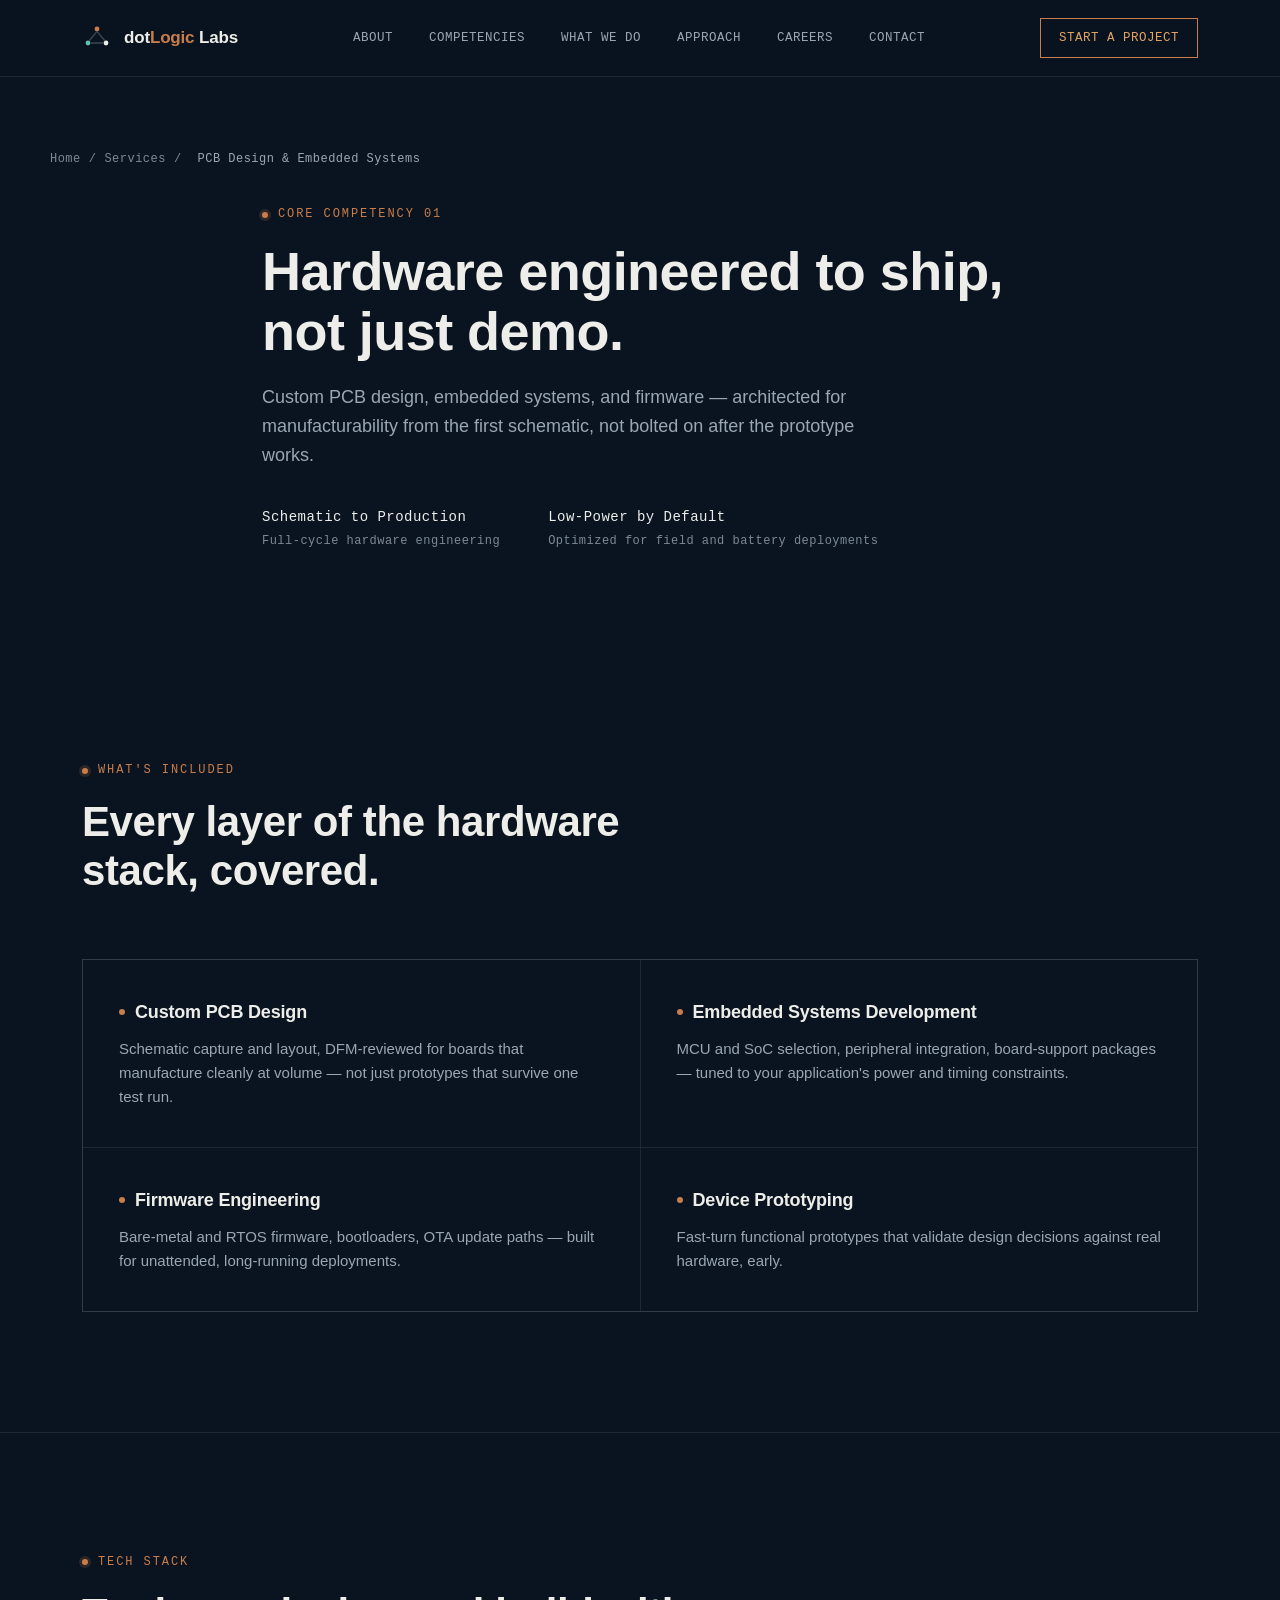
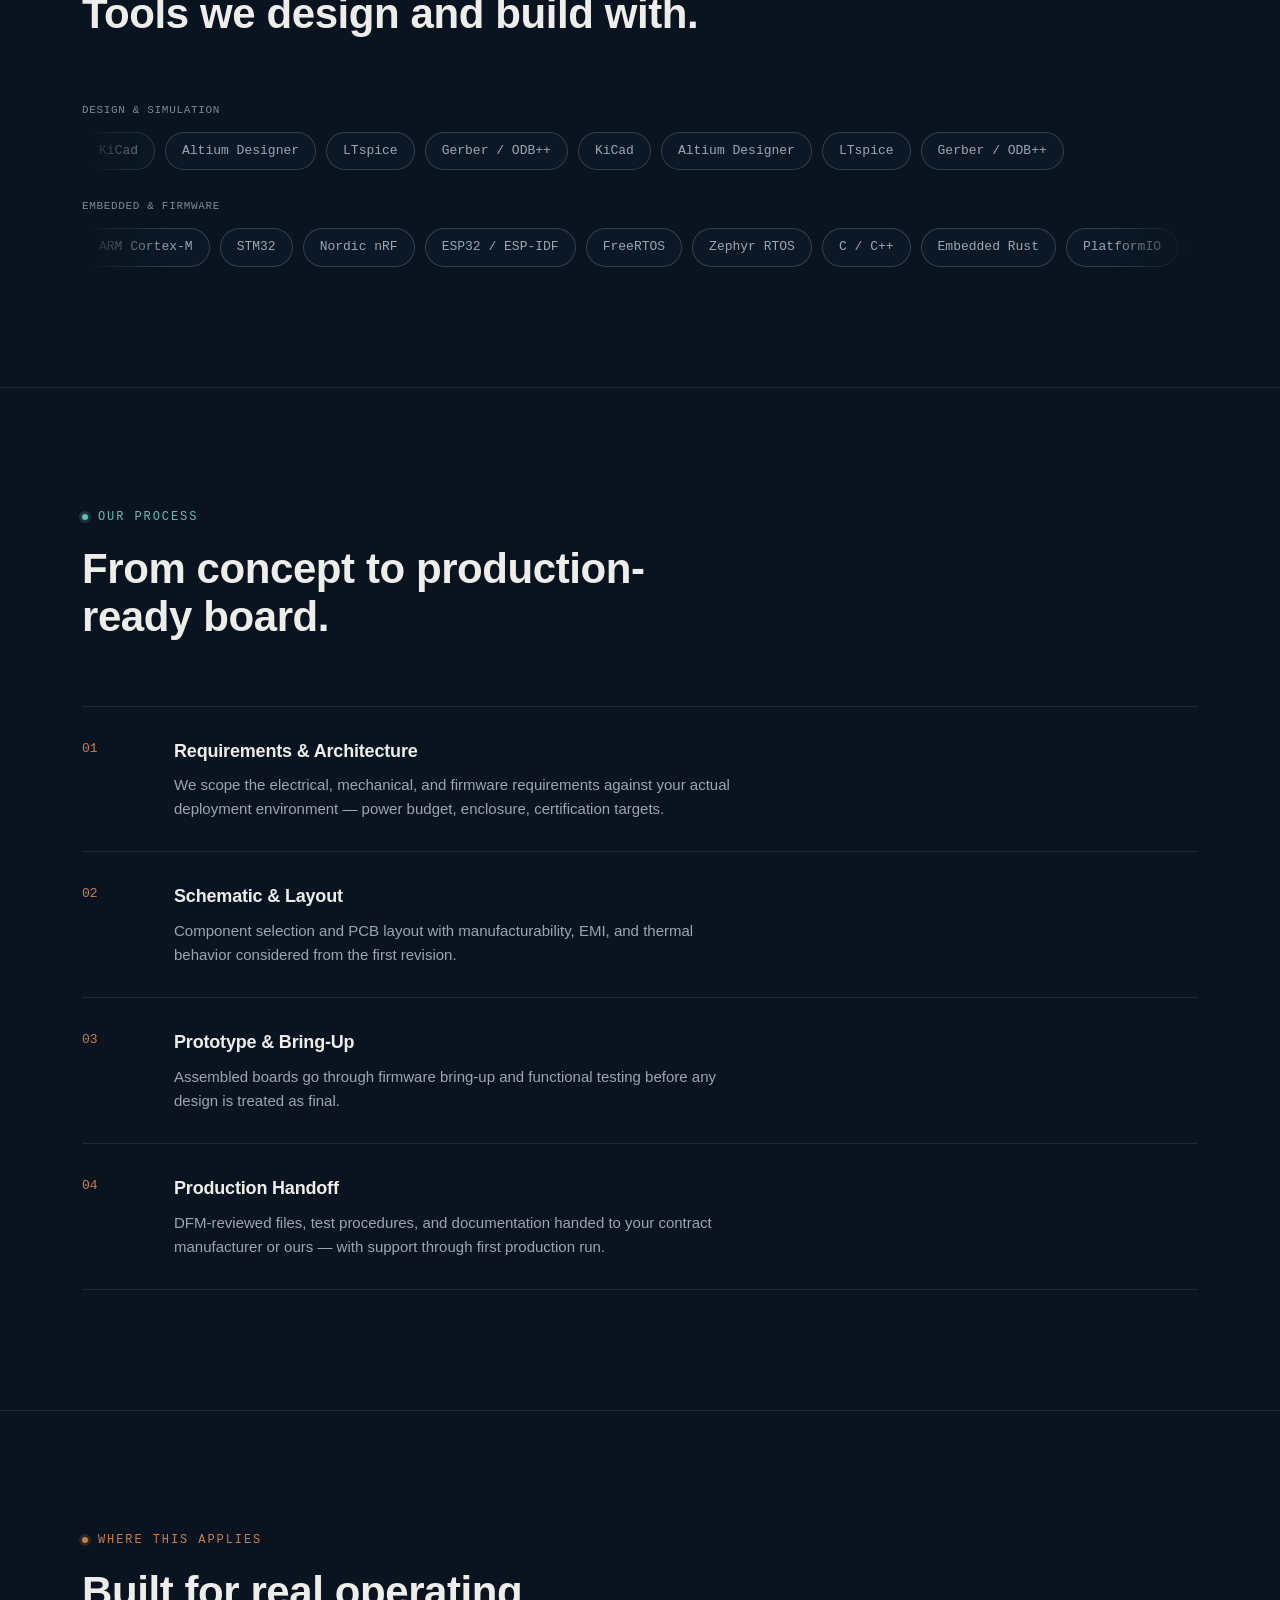
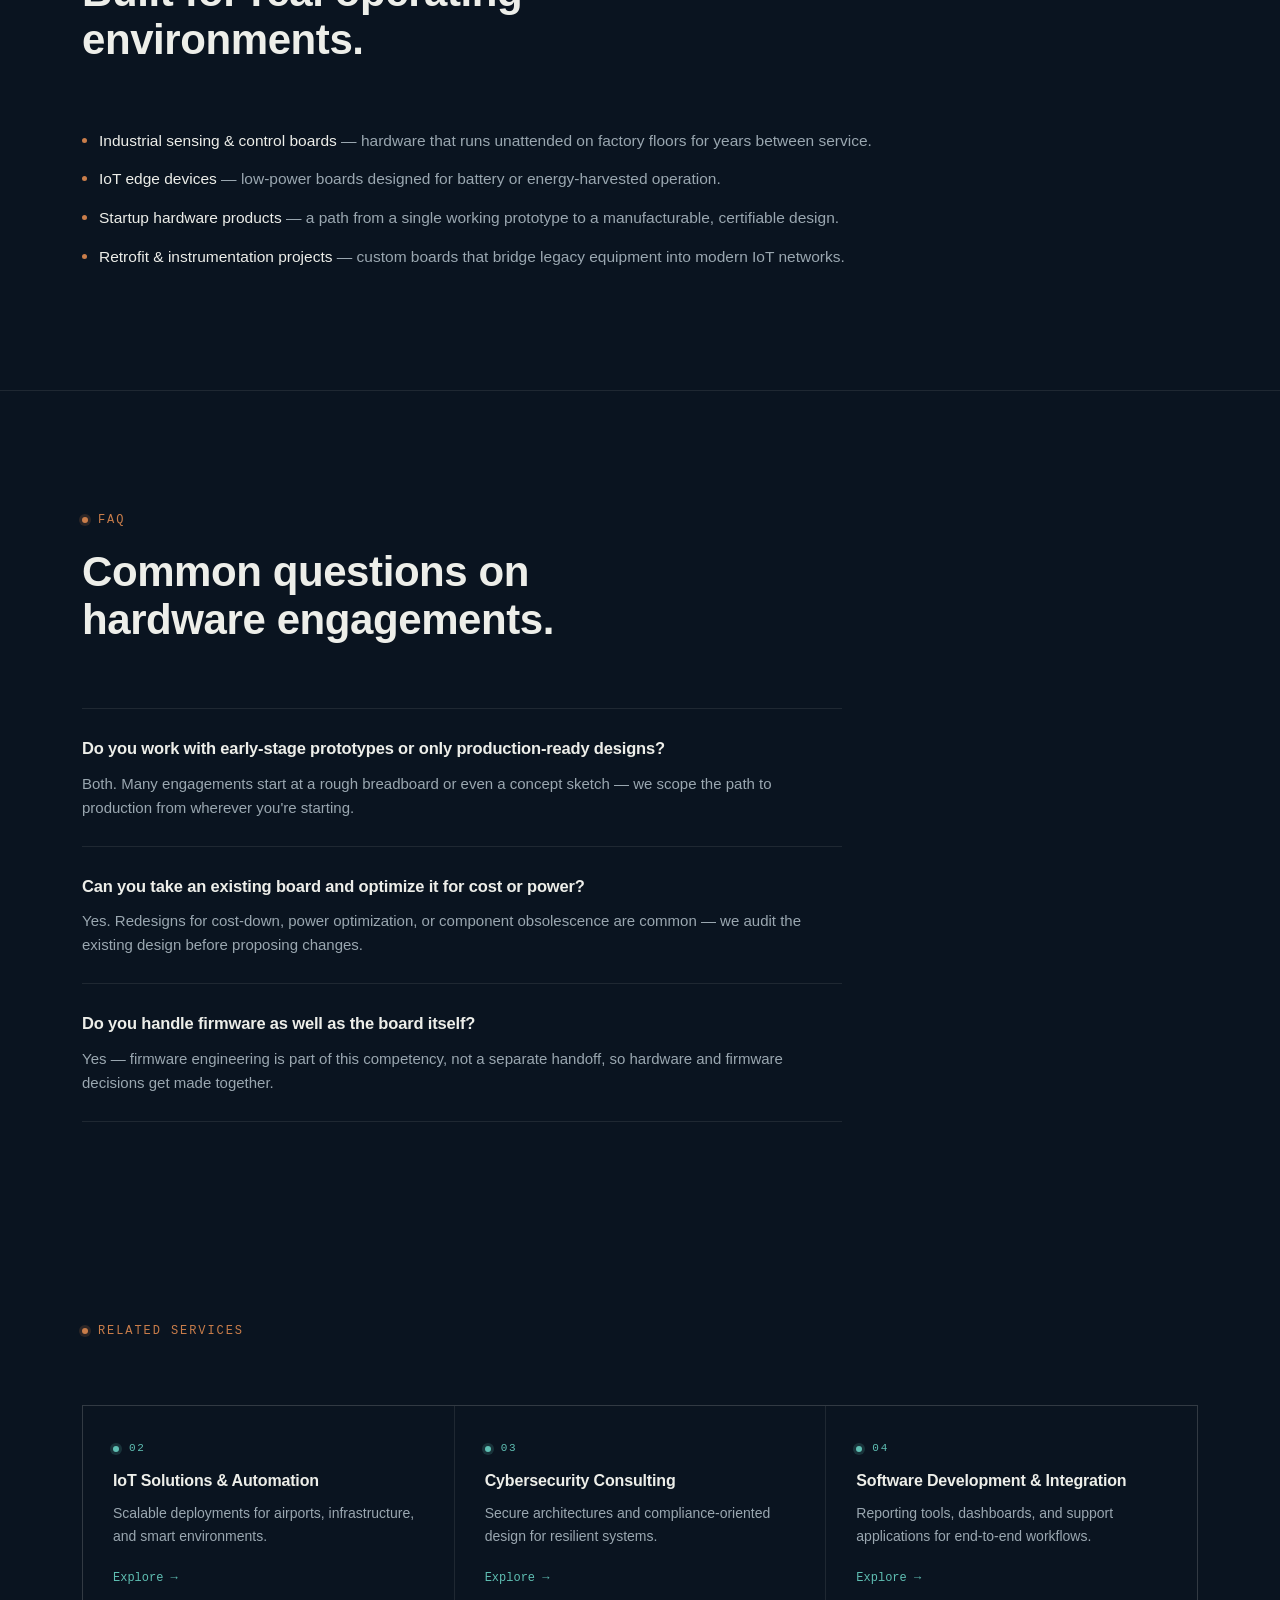
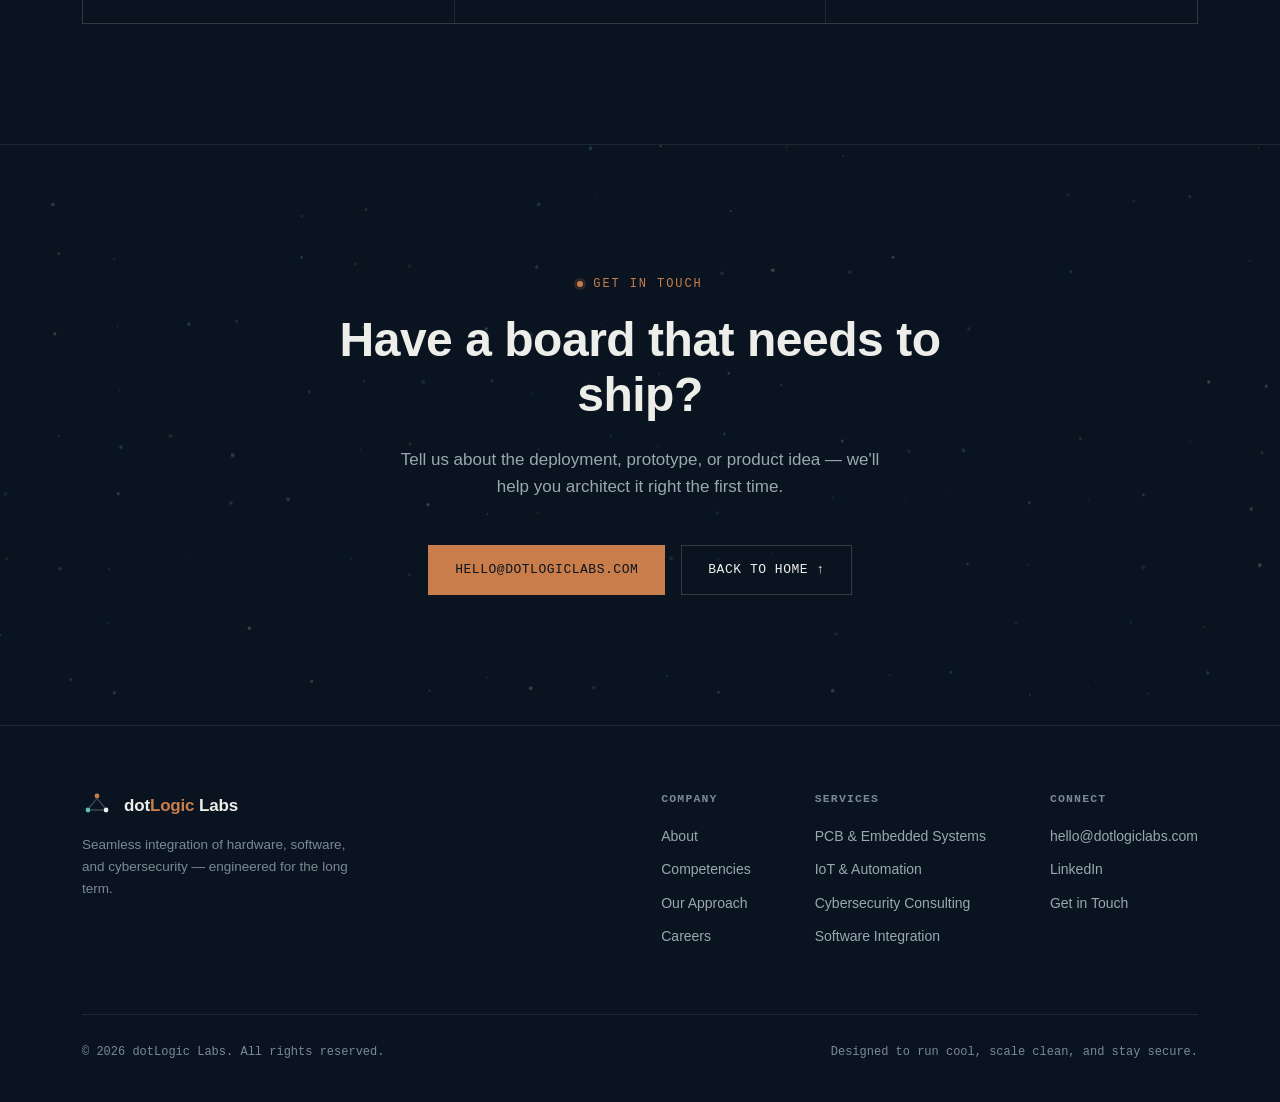
<file: services/pcb-design-embedded-systems/index.html>
<!DOCTYPE html>
<html lang="en">
<head>
<meta charset="UTF-8">
<meta name="viewport" content="width=device-width, initial-scale=1.0">
<title>PCB Design & Embedded Systems Development | dotLogic Labs</title>
<meta name="description" content="Custom PCB design, embedded systems development, and firmware engineering — from prototype to production. dotLogic Labs builds hardware for IoT and industrial applications.">
<meta name="keywords" content="PCB design services, custom hardware design, embedded systems development, firmware engineering, device prototyping, prototype to production engineering">
<meta property="og:title" content="PCB Design & Embedded Systems Development | dotLogic Labs">
<meta property="og:description" content="Custom PCB design, embedded systems development, and firmware engineering — from prototype to production.">
<meta property="og:type" content="website">
<meta property="og:image" content="https://dotlogiclabs.com/og-image.png">
<meta property="og:url" content="https://dotlogiclabs.com/services/pcb-design-embedded-systems/">
<meta name="twitter:card" content="summary_large_image">
<meta name="twitter:title" content="PCB Design & Embedded Systems Development | dotLogic Labs">
<meta name="twitter:description" content="Custom PCB design, embedded systems development, and firmware engineering — from prototype to production.">
<meta name="twitter:image" content="https://dotlogiclabs.com/og-image.png">
<link rel="canonical" href="https://dotlogiclabs.com/services/pcb-design-embedded-systems/">
<meta name="referrer" content="strict-origin-when-cross-origin">
<meta http-equiv="Content-Security-Policy" content="default-src 'self'; script-src 'self'; style-src 'self' 'unsafe-inline' https://fonts.googleapis.com; font-src 'self' https://fonts.gstatic.com; img-src 'self' data:; connect-src 'self'; base-uri 'self'; form-action 'self'">
<script type="application/ld+json">
{
  "@context": "https://schema.org",
  "@type": "Service",
  "name": "PCB Design & Embedded Systems Development",
  "provider": { "@type": "Organization", "name": "dotLogic Labs", "url": "https://dotlogiclabs.com/" },
  "areaServed": "Worldwide",
  "description": "Custom PCB design, device prototyping, embedded systems development, and firmware engineering for IoT and industrial applications.",
  "serviceType": "PCB Design and Embedded Systems Engineering",
  "url": "https://dotlogiclabs.com/services/pcb-design-embedded-systems/"
}
</script>
<script type="application/ld+json">
{
  "@context": "https://schema.org",
  "@type": "BreadcrumbList",
  "itemListElement": [
    {"@type":"ListItem","position":1,"name":"Home","item":"https://dotlogiclabs.com/"},
    {"@type":"ListItem","position":2,"name":"Services","item":"https://dotlogiclabs.com/#competencies"},
    {"@type":"ListItem","position":3,"name":"PCB Design & Embedded Systems","item":"https://dotlogiclabs.com/services/pcb-design-embedded-systems/"}
  ]
}
</script>
<link rel="preconnect" href="https://fonts.googleapis.com">
<link rel="preconnect" href="https://fonts.gstatic.com" crossorigin>
<link href="https://fonts.googleapis.com/css2?family=Space+Grotesk:wght@400;500;600;700&family=JetBrains+Mono:wght@400;500;600&family=IBM+Plex+Sans:wght@400;500;600&display=swap" rel="stylesheet">
<link rel="stylesheet" href="../../styles.css">
</head>
<body>

<header>
  <nav class="nav">
    <a href="../../#top" class="brand">
      <svg class="brand-mark" viewBox="0 0 30 30" fill="none">
        <circle cx="15" cy="6" r="2.4" fill="#C97D4A"/>
        <circle cx="6" cy="20" r="2.4" fill="#5FBFB3"/>
        <circle cx="24" cy="20" r="2.4" fill="#EDEEE9"/>
        <path d="M15 8.4L7 18M15 8.4L23 18M8.4 20H21.6" stroke="#3A4753" stroke-width="1.4"/>
      </svg>
      <span class="brand-word">dot<span>Logic</span> Labs</span>
    </a>
    <div class="nav-links">
      <a href="../../#about">About</a>
      <a href="../../#competencies">Competencies</a>
      <a href="../../#what-we-do">What We Do</a>
      <a href="../../#approach">Approach</a>
      <a href="../../careers/">Careers</a>
      <a href="../../#contact">Contact</a>
    </div>
    <a href="../../#contact" class="nav-cta">Start a Project</a>
  </nav>
</header>

<main id="top">

  <div class="wrap breadcrumb">
    <a href="../../#top">Home</a><span>/</span><a href="../../#competencies">Services</a><span>/</span><span class="current">PCB Design & Embedded Systems</span>
  </div>

  <section class="svc-hero">
    <div class="wrap svc-hero-inner reveal">
      <div class="eyebrow">Core Competency 01</div>
      <h1>Hardware engineered to ship, not just demo.</h1>
      <p>Custom PCB design, embedded systems, and firmware — architected for manufacturability from the first schematic, not bolted on after the prototype works.</p>
      <div class="svc-stats">
        <div><strong>Schematic to Production</strong>Full-cycle hardware engineering</div>
        <div><strong>Low-Power by Default</strong>Optimized for field and battery deployments</div>
      </div>
    </div>
  </section>

  <section class="section" id="included">
    <div class="wrap">
      <div class="section-head reveal">
        <div class="eyebrow">What's Included</div>
        <h2>Every layer of the hardware stack, covered.</h2>
      </div>
      <div class="feature-grid reveal">
        <div class="feature-card">
          <h3>Custom PCB Design</h3>
          <p>Schematic capture and layout, DFM-reviewed for boards that manufacture cleanly at volume — not just prototypes that survive one test run.</p>
        </div>
        <div class="feature-card">
          <h3>Embedded Systems Development</h3>
          <p>MCU and SoC selection, peripheral integration, board-support packages — tuned to your application's power and timing constraints.</p>
        </div>
        <div class="feature-card">
          <h3>Firmware Engineering</h3>
          <p>Bare-metal and RTOS firmware, bootloaders, OTA update paths — built for unattended, long-running deployments.</p>
        </div>
        <div class="feature-card">
          <h3>Device Prototyping</h3>
          <p>Fast-turn functional prototypes that validate design decisions against real hardware, early.</p>
        </div>
      </div>
    </div>
  </section>

  <section class="section" id="tech-stack">
    <div class="wrap">
      <div class="section-head reveal">
        <div class="eyebrow">Tech Stack</div>
        <h2>Tools we design and build with.</h2>
      </div>
      <div class="reveal">
        <div class="stack-cat">
          <div class="stack-cat-label">Design & Simulation</div>
          <div class="stack-marquee">
            <div class="stack-track">
              <span class="stack-tag">KiCad</span>
              <span class="stack-tag">Altium Designer</span>
              <span class="stack-tag">LTspice</span>
              <span class="stack-tag">Gerber / ODB++</span>
              <span class="stack-tag">KiCad</span>
              <span class="stack-tag">Altium Designer</span>
              <span class="stack-tag">LTspice</span>
              <span class="stack-tag">Gerber / ODB++</span>
            </div>
          </div>
        </div>
        <div class="stack-cat">
          <div class="stack-cat-label">Embedded & Firmware</div>
          <div class="stack-marquee">
            <div class="stack-track reverse">
              <span class="stack-tag">ARM Cortex-M</span>
              <span class="stack-tag">STM32</span>
              <span class="stack-tag">Nordic nRF</span>
              <span class="stack-tag">ESP32 / ESP-IDF</span>
              <span class="stack-tag">FreeRTOS</span>
              <span class="stack-tag">Zephyr RTOS</span>
              <span class="stack-tag">C / C++</span>
              <span class="stack-tag">Embedded Rust</span>
              <span class="stack-tag">PlatformIO</span>
              <span class="stack-tag">ARM Cortex-M</span>
              <span class="stack-tag">STM32</span>
              <span class="stack-tag">Nordic nRF</span>
              <span class="stack-tag">ESP32 / ESP-IDF</span>
              <span class="stack-tag">FreeRTOS</span>
              <span class="stack-tag">Zephyr RTOS</span>
              <span class="stack-tag">C / C++</span>
              <span class="stack-tag">Embedded Rust</span>
              <span class="stack-tag">PlatformIO</span>
            </div>
          </div>
        </div>
      </div>
    </div>
  </section>

  <section class="section" id="process">
    <div class="wrap">
      <div class="section-head reveal">
        <div class="eyebrow" style="color:var(--teal);">Our Process</div>
        <h2>From concept to production-ready board.</h2>
      </div>
      <div class="process-list reveal">
        <div class="process-item">
          <div class="process-num">01</div>
          <div><h3>Requirements & Architecture</h3><p>We scope the electrical, mechanical, and firmware requirements against your actual deployment environment — power budget, enclosure, certification targets.</p></div>
        </div>
        <div class="process-item">
          <div class="process-num">02</div>
          <div><h3>Schematic & Layout</h3><p>Component selection and PCB layout with manufacturability, EMI, and thermal behavior considered from the first revision.</p></div>
        </div>
        <div class="process-item">
          <div class="process-num">03</div>
          <div><h3>Prototype & Bring-Up</h3><p>Assembled boards go through firmware bring-up and functional testing before any design is treated as final.</p></div>
        </div>
        <div class="process-item">
          <div class="process-num">04</div>
          <div><h3>Production Handoff</h3><p>DFM-reviewed files, test procedures, and documentation handed to your contract manufacturer or ours — with support through first production run.</p></div>
        </div>
      </div>
    </div>
  </section>

  <section class="section" id="use-cases">
    <div class="wrap">
      <div class="section-head reveal">
        <div class="eyebrow">Where This Applies</div>
        <h2>Built for real operating environments.</h2>
      </div>
      <ul class="usecase-list reveal">
        <li><span><strong>Industrial sensing & control boards</strong> — hardware that runs unattended on factory floors for years between service.</span></li>
        <li><span><strong>IoT edge devices</strong> — low-power boards designed for battery or energy-harvested operation.</span></li>
        <li><span><strong>Startup hardware products</strong> — a path from a single working prototype to a manufacturable, certifiable design.</span></li>
        <li><span><strong>Retrofit & instrumentation projects</strong> — custom boards that bridge legacy equipment into modern IoT networks.</span></li>
      </ul>
    </div>
  </section>

  <section class="section" id="faq" style="border-bottom:none;">
    <div class="wrap">
      <div class="section-head reveal">
        <div class="eyebrow">FAQ</div>
        <h2>Common questions on hardware engagements.</h2>
      </div>
      <div class="faq-list reveal">
        <div class="faq-item">
          <h3>Do you work with early-stage prototypes or only production-ready designs?</h3>
          <p>Both. Many engagements start at a rough breadboard or even a concept sketch — we scope the path to production from wherever you're starting.</p>
        </div>
        <div class="faq-item">
          <h3>Can you take an existing board and optimize it for cost or power?</h3>
          <p>Yes. Redesigns for cost-down, power optimization, or component obsolescence are common — we audit the existing design before proposing changes.</p>
        </div>
        <div class="faq-item">
          <h3>Do you handle firmware as well as the board itself?</h3>
          <p>Yes — firmware engineering is part of this competency, not a separate handoff, so hardware and firmware decisions get made together.</p>
        </div>
      </div>
    </div>
  </section>

  <section class="section" id="related" style="padding-top:80px;">
    <div class="wrap">
      <div class="section-head reveal">
        <div class="eyebrow">Related Services</div>
      </div>
      <div class="related-grid reveal">
        <a href="../iot-solutions-automation/" class="related-card">
          <div class="eyebrow" style="color:var(--teal);">02</div>
          <h3>IoT Solutions & Automation</h3>
          <p>Scalable deployments for airports, infrastructure, and smart environments.</p>
          <span class="link-arrow">Explore →</span>
        </a>
        <a href="../cybersecurity-consulting/" class="related-card">
          <div class="eyebrow" style="color:var(--teal);">03</div>
          <h3>Cybersecurity Consulting</h3>
          <p>Secure architectures and compliance-oriented design for resilient systems.</p>
          <span class="link-arrow">Explore →</span>
        </a>
        <a href="../software-development-integration/" class="related-card">
          <div class="eyebrow" style="color:var(--teal);">04</div>
          <h3>Software Development & Integration</h3>
          <p>Reporting tools, dashboards, and support applications for end-to-end workflows.</p>
          <span class="link-arrow">Explore →</span>
        </a>
      </div>
    </div>
  </section>

  <section class="cta-section" id="contact">
    <canvas id="cta-canvas" data-circuit="60" style="position:absolute; inset:0; width:100%; height:100%; opacity:0.28; z-index:0;"></canvas>
    <div class="wrap" style="position:relative; z-index:1;">
      <div class="eyebrow" style="justify-content:center;">Get In Touch</div>
      <h2>Have a board that needs to ship?</h2>
      <p>Tell us about the deployment, prototype, or product idea — we'll help you architect it right the first time.</p>
      <div class="cta-btns">
        <a href="mailto:hello@dotlogiclabs.com" class="btn btn-primary">hello@dotlogiclabs.com</a>
        <a href="../../#top" class="btn btn-ghost">Back to Home ↑</a>
      </div>
    </div>
  </section>

</main>

<footer>
  <div class="wrap">
    <div class="footer-grid">
      <div class="footer-brand">
        <div class="brand" style="display:flex; align-items:center; gap:12px;">
          <svg class="brand-mark" viewBox="0 0 30 30" fill="none">
            <circle cx="15" cy="6" r="2.4" fill="#C97D4A"/>
            <circle cx="6" cy="20" r="2.4" fill="#5FBFB3"/>
            <circle cx="24" cy="20" r="2.4" fill="#EDEEE9"/>
            <path d="M15 8.4L7 18M15 8.4L23 18M8.4 20H21.6" stroke="#3A4753" stroke-width="1.4"/>
          </svg>
          <span class="brand-word">dot<span>Logic</span> Labs</span>
        </div>
        <p>Seamless integration of hardware, software, and cybersecurity — engineered for the long term.</p>
      </div>
      <div class="footer-cols">
        <div class="footer-col">
          <h5>Company</h5>
          <a href="../../#about">About</a>
          <a href="../../#competencies">Competencies</a>
          <a href="../../#approach">Our Approach</a>
          <a href="../../careers/">Careers</a>
        </div>
        <div class="footer-col">
          <h5>Services</h5>
          <a href="./">PCB & Embedded Systems</a>
          <a href="../iot-solutions-automation/">IoT & Automation</a>
          <a href="../cybersecurity-consulting/">Cybersecurity Consulting</a>
          <a href="../software-development-integration/">Software Integration</a>
        </div>
        <div class="footer-col">
          <h5>Connect</h5>
          <a href="mailto:hello@dotlogiclabs.com">hello@dotlogiclabs.com</a>
          <a href="https://www.linkedin.com/company/dotlogiclabs/" target="_blank" rel="noopener noreferrer">LinkedIn</a>
          <a href="../../#contact">Get in Touch</a>
        </div>
      </div>
    </div>
    <div class="footer-bottom">
      <span>© 2026 dotLogic Labs. All rights reserved.</span>
      <span>Designed to run cool, scale clean, and stay secure.</span>
    </div>
  </div>
</footer>

<script src="../../main.js"></script>
</body>
</html>
</file>
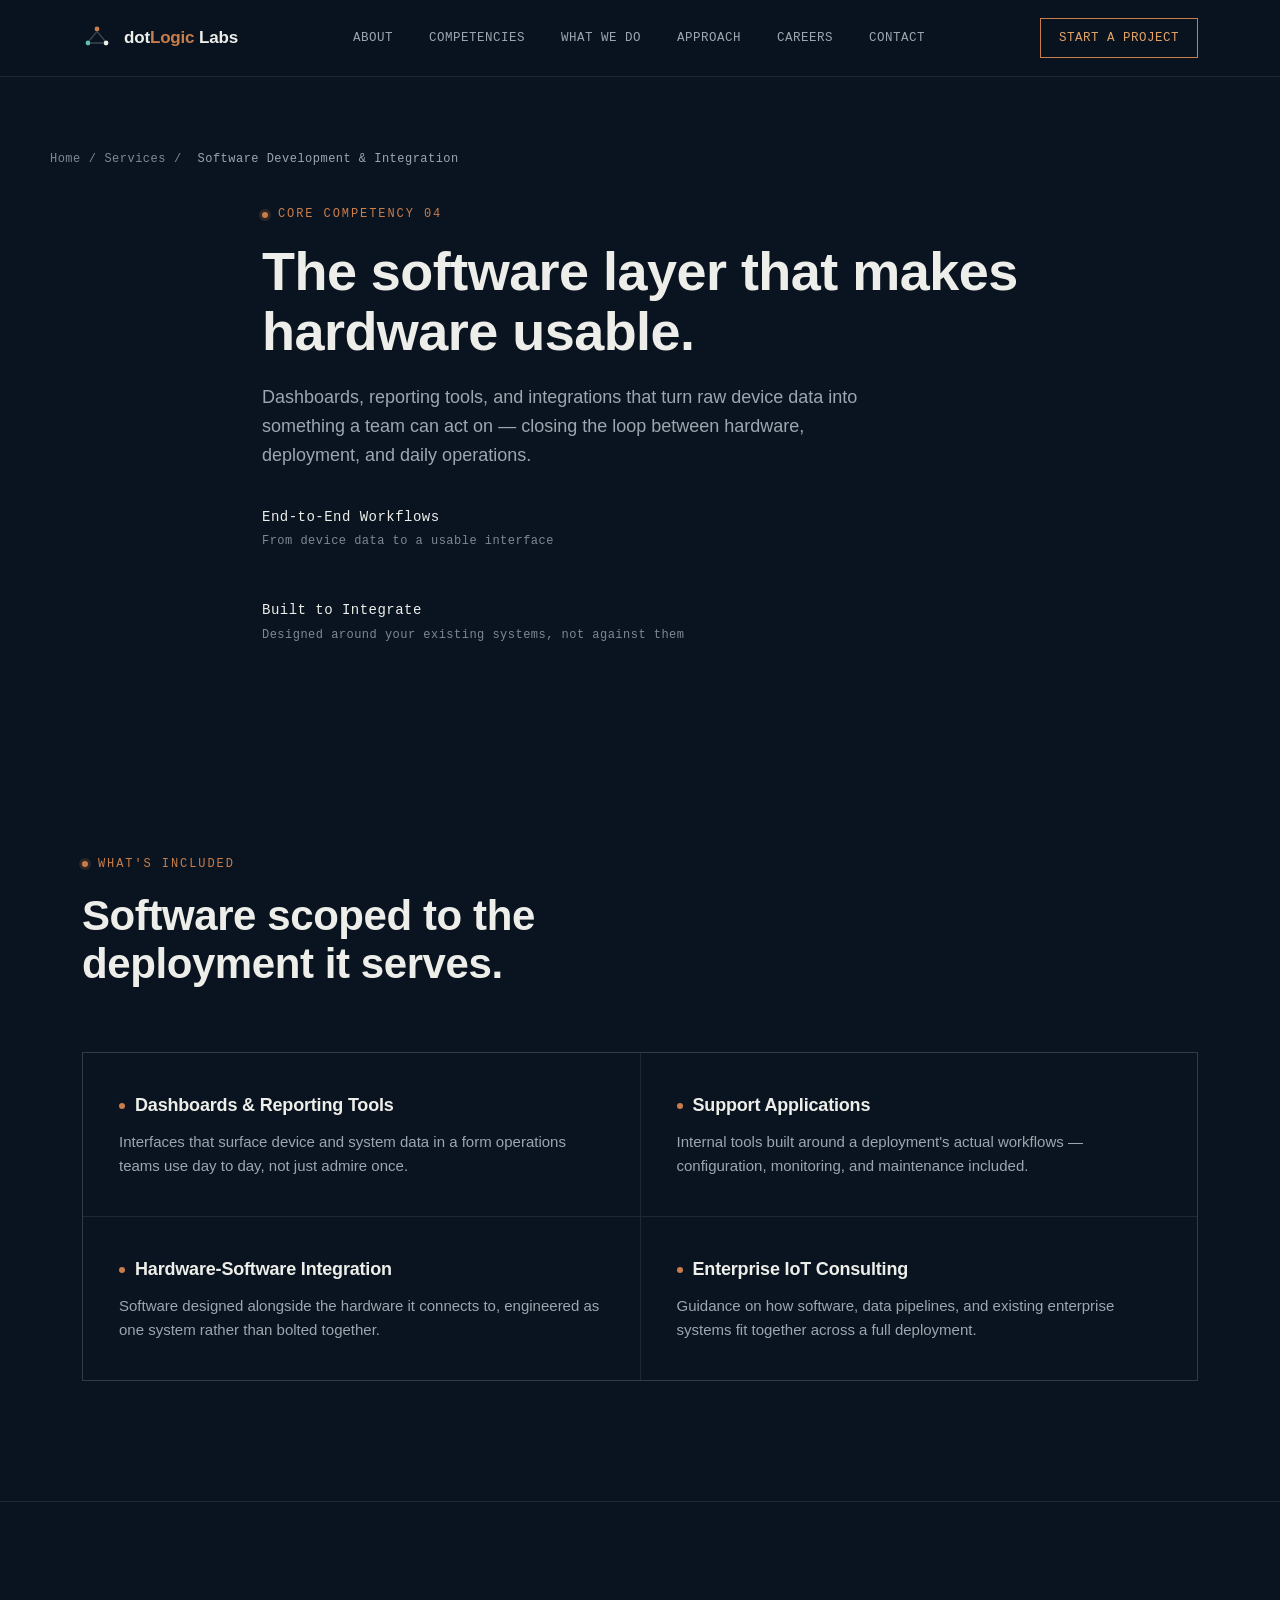
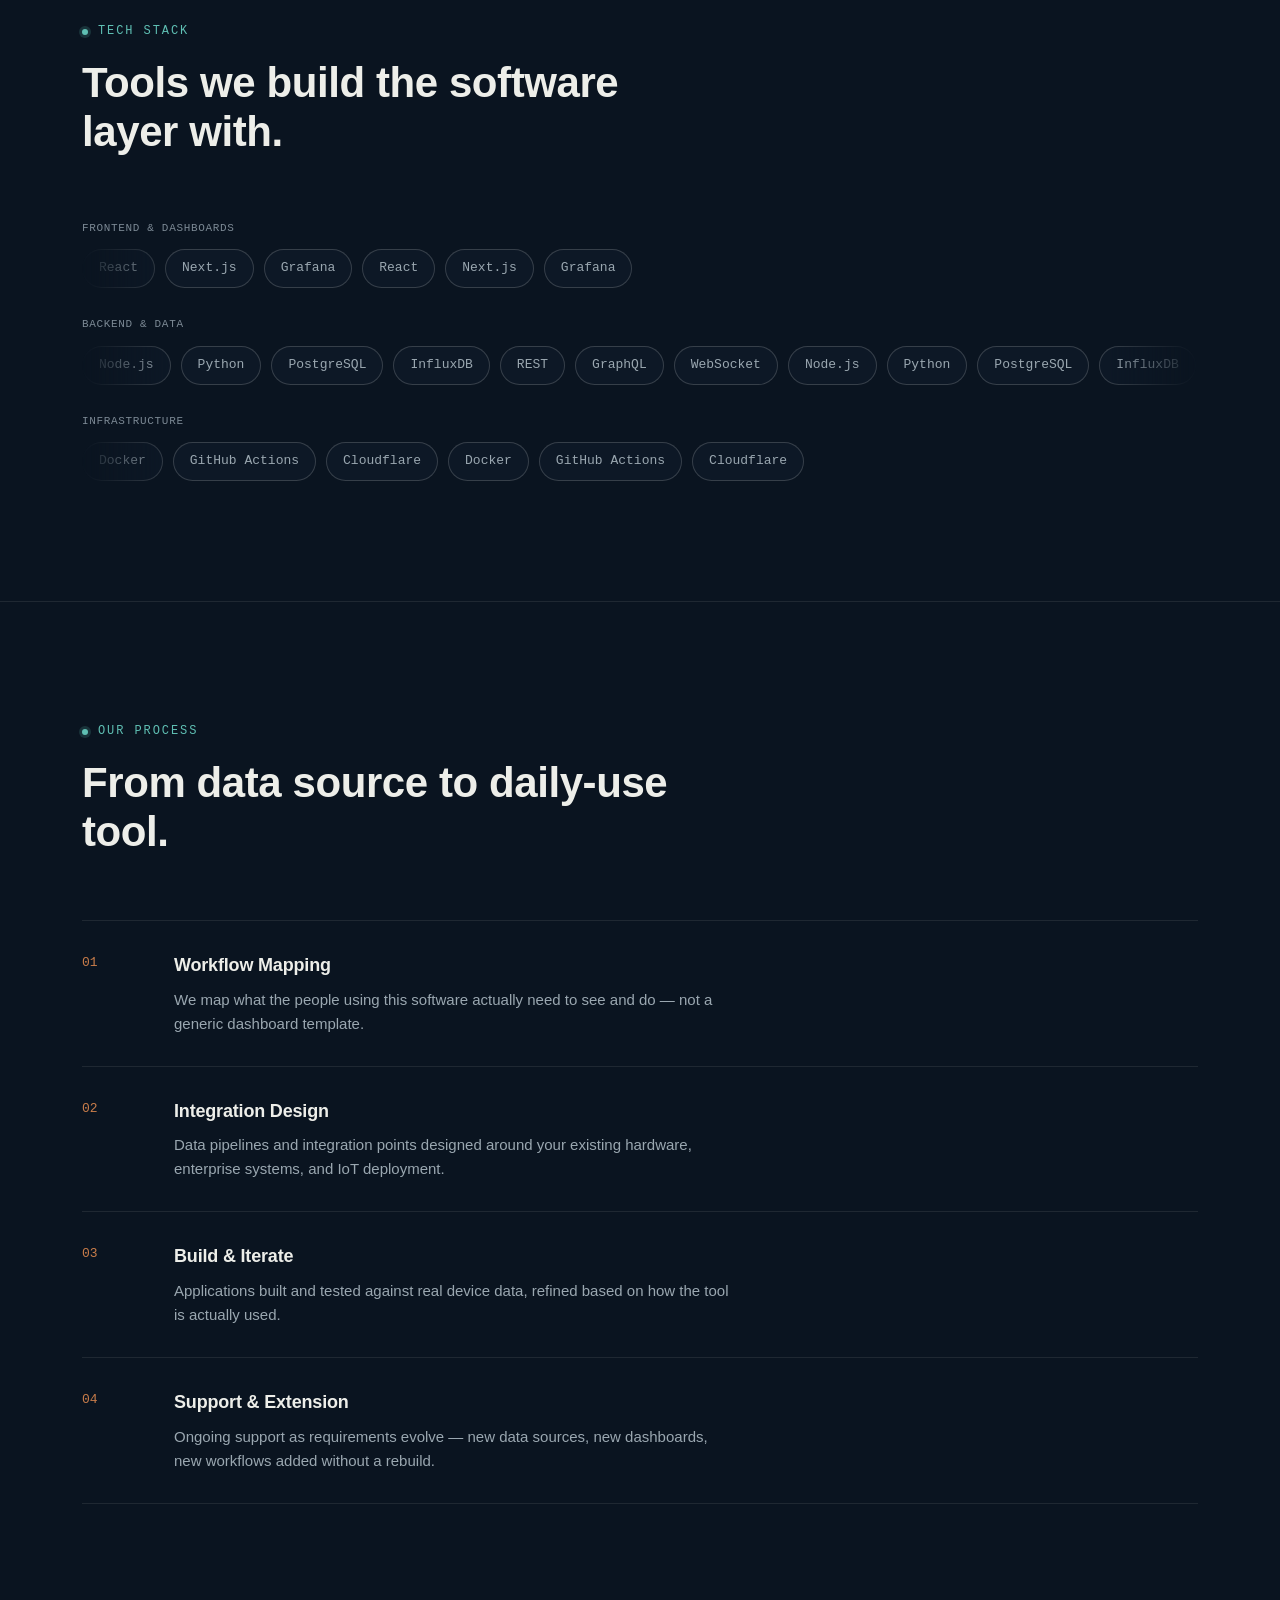
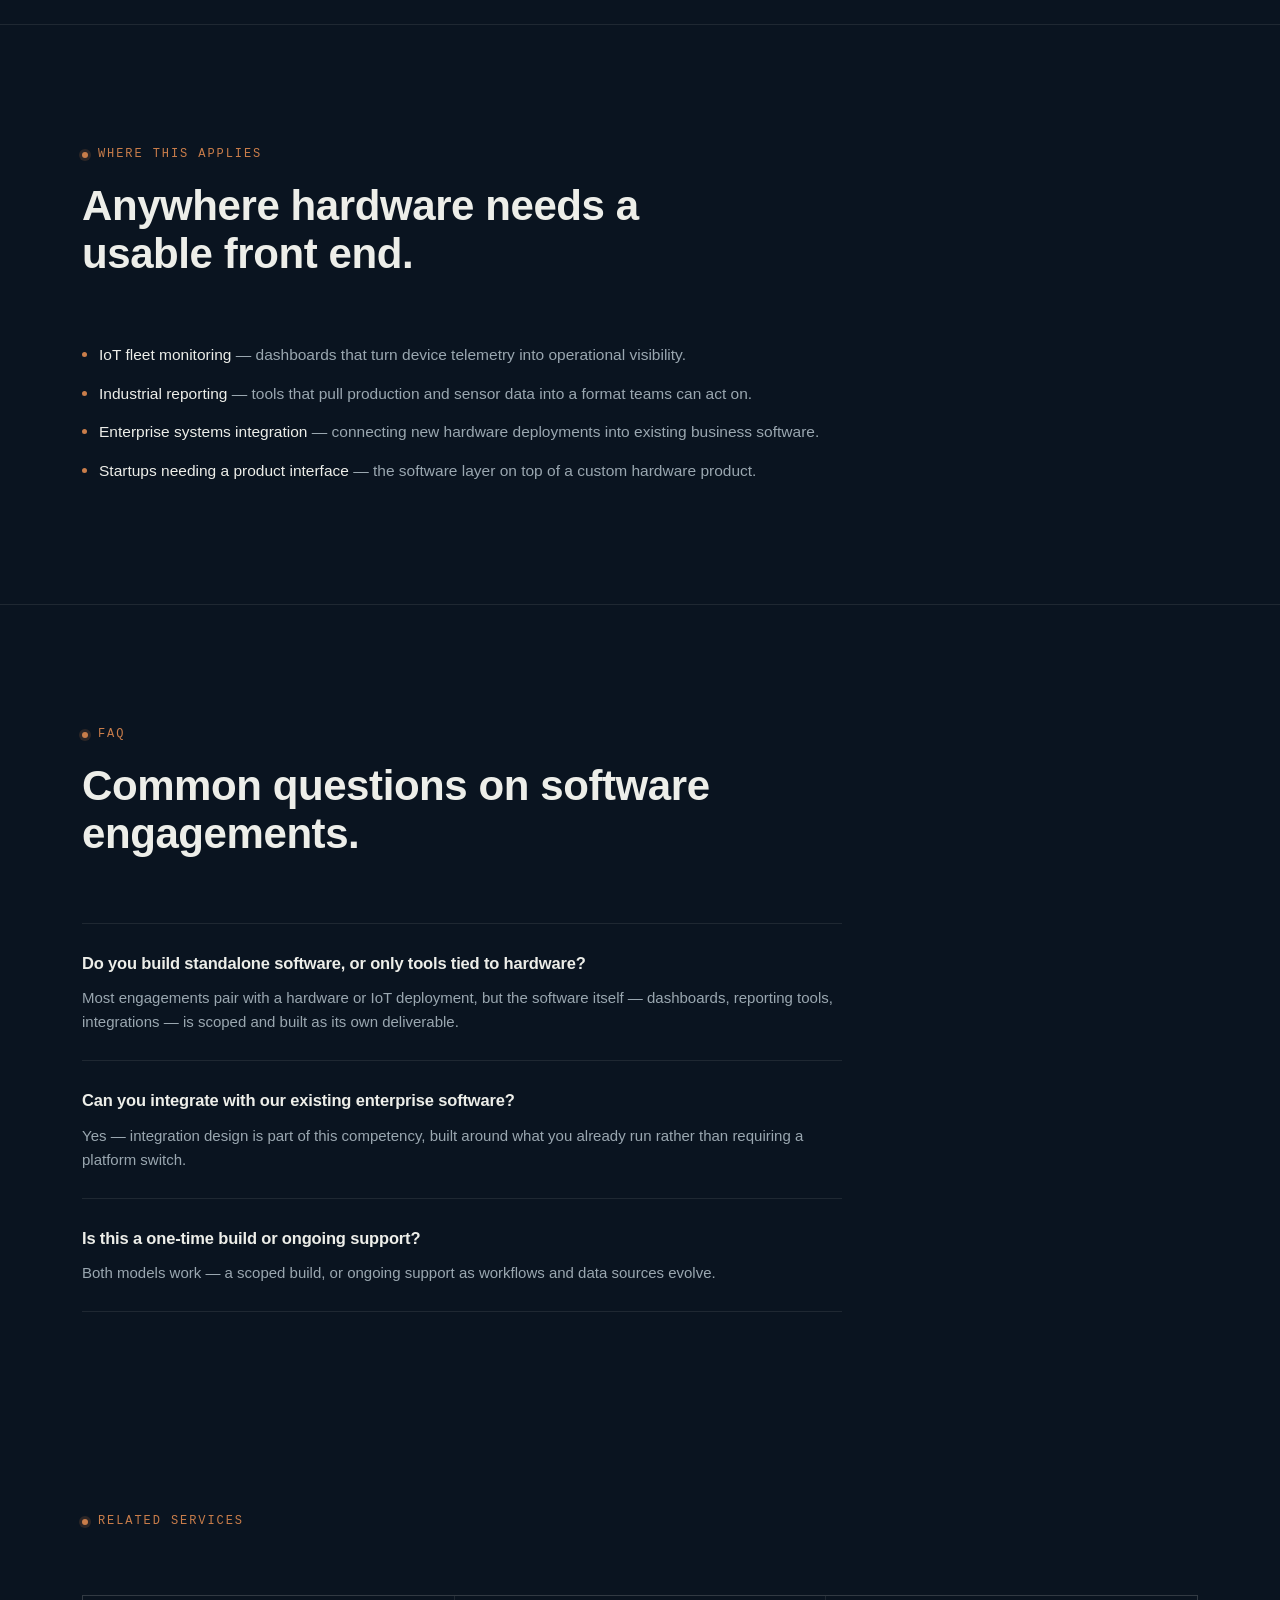
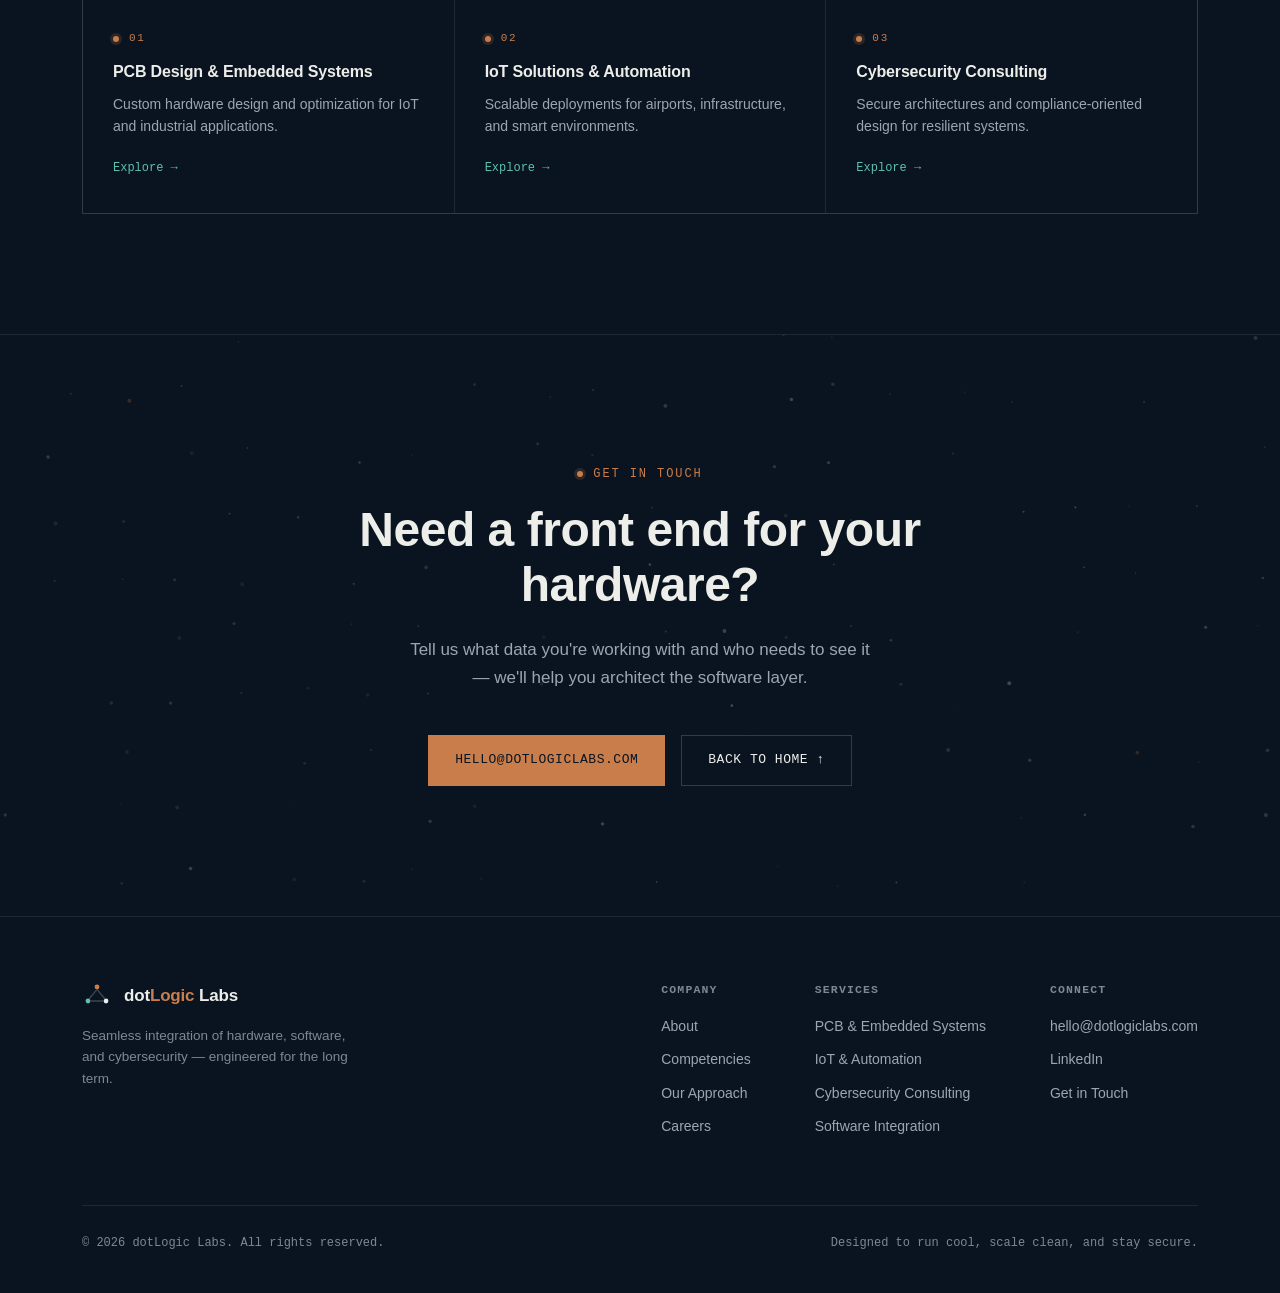
<file: services/software-development-integration/index.html>
<!DOCTYPE html>
<html lang="en">
<head>
<meta charset="UTF-8">
<meta name="viewport" content="width=device-width, initial-scale=1.0">
<title>Software Development & Integration | dotLogic Labs</title>
<meta name="description" content="Reporting tools, dashboards, and support applications that connect hardware and IoT deployments into end-to-end workflows. Software integration by dotLogic Labs.">
<meta name="keywords" content="hardware software integration company, enterprise IoT consulting, technology solutions company, prototyping to production-grade systems">
<meta property="og:title" content="Software Development & Integration | dotLogic Labs">
<meta property="og:description" content="Reporting tools, dashboards, and support applications that connect hardware and IoT deployments into end-to-end workflows.">
<meta property="og:type" content="website">
<meta property="og:image" content="https://dotlogiclabs.com/og-image.png">
<meta property="og:url" content="https://dotlogiclabs.com/services/software-development-integration/">
<meta name="twitter:card" content="summary_large_image">
<meta name="twitter:title" content="Software Development & Integration | dotLogic Labs">
<meta name="twitter:description" content="Reporting tools, dashboards, and support applications that connect hardware and IoT deployments into end-to-end workflows.">
<meta name="twitter:image" content="https://dotlogiclabs.com/og-image.png">
<link rel="canonical" href="https://dotlogiclabs.com/services/software-development-integration/">
<meta name="referrer" content="strict-origin-when-cross-origin">
<meta http-equiv="Content-Security-Policy" content="default-src 'self'; script-src 'self'; style-src 'self' 'unsafe-inline' https://fonts.googleapis.com; font-src 'self' https://fonts.gstatic.com; img-src 'self' data:; connect-src 'self'; base-uri 'self'; form-action 'self'">
<script type="application/ld+json">
{
  "@context": "https://schema.org",
  "@type": "Service",
  "name": "Software Development & Integration",
  "provider": { "@type": "Organization", "name": "dotLogic Labs", "url": "https://dotlogiclabs.com/" },
  "areaServed": "Worldwide",
  "description": "Reporting tools, dashboards, and support applications that integrate hardware and IoT deployments into end-to-end workflows.",
  "serviceType": "Software Development and Systems Integration",
  "url": "https://dotlogiclabs.com/services/software-development-integration/"
}
</script>
<script type="application/ld+json">
{
  "@context": "https://schema.org",
  "@type": "BreadcrumbList",
  "itemListElement": [
    {"@type":"ListItem","position":1,"name":"Home","item":"https://dotlogiclabs.com/"},
    {"@type":"ListItem","position":2,"name":"Services","item":"https://dotlogiclabs.com/#competencies"},
    {"@type":"ListItem","position":3,"name":"Software Development & Integration","item":"https://dotlogiclabs.com/services/software-development-integration/"}
  ]
}
</script>
<link rel="preconnect" href="https://fonts.googleapis.com">
<link rel="preconnect" href="https://fonts.gstatic.com" crossorigin>
<link href="https://fonts.googleapis.com/css2?family=Space+Grotesk:wght@400;500;600;700&family=JetBrains+Mono:wght@400;500;600&family=IBM+Plex+Sans:wght@400;500;600&display=swap" rel="stylesheet">
<link rel="stylesheet" href="../../styles.css">
</head>
<body>

<header>
  <nav class="nav">
    <a href="../../#top" class="brand">
      <svg class="brand-mark" viewBox="0 0 30 30" fill="none">
        <circle cx="15" cy="6" r="2.4" fill="#C97D4A"/>
        <circle cx="6" cy="20" r="2.4" fill="#5FBFB3"/>
        <circle cx="24" cy="20" r="2.4" fill="#EDEEE9"/>
        <path d="M15 8.4L7 18M15 8.4L23 18M8.4 20H21.6" stroke="#3A4753" stroke-width="1.4"/>
      </svg>
      <span class="brand-word">dot<span>Logic</span> Labs</span>
    </a>
    <div class="nav-links">
      <a href="../../#about">About</a>
      <a href="../../#competencies">Competencies</a>
      <a href="../../#what-we-do">What We Do</a>
      <a href="../../#approach">Approach</a>
      <a href="../../careers/">Careers</a>
      <a href="../../#contact">Contact</a>
    </div>
    <a href="../../#contact" class="nav-cta">Start a Project</a>
  </nav>
</header>

<main id="top">

  <div class="wrap breadcrumb">
    <a href="../../#top">Home</a><span>/</span><a href="../../#competencies">Services</a><span>/</span><span class="current">Software Development & Integration</span>
  </div>

  <section class="svc-hero">
    <div class="wrap svc-hero-inner reveal">
      <div class="eyebrow">Core Competency 04</div>
      <h1>The software layer that makes hardware usable.</h1>
      <p>Dashboards, reporting tools, and integrations that turn raw device data into something a team can act on — closing the loop between hardware, deployment, and daily operations.</p>
      <div class="svc-stats">
        <div><strong>End-to-End Workflows</strong>From device data to a usable interface</div>
        <div><strong>Built to Integrate</strong>Designed around your existing systems, not against them</div>
      </div>
    </div>
  </section>

  <section class="section" id="included">
    <div class="wrap">
      <div class="section-head reveal">
        <div class="eyebrow">What's Included</div>
        <h2>Software scoped to the deployment it serves.</h2>
      </div>
      <div class="feature-grid reveal">
        <div class="feature-card">
          <h3>Dashboards & Reporting Tools</h3>
          <p>Interfaces that surface device and system data in a form operations teams use day to day, not just admire once.</p>
        </div>
        <div class="feature-card">
          <h3>Support Applications</h3>
          <p>Internal tools built around a deployment's actual workflows — configuration, monitoring, and maintenance included.</p>
        </div>
        <div class="feature-card">
          <h3>Hardware-Software Integration</h3>
          <p>Software designed alongside the hardware it connects to, engineered as one system rather than bolted together.</p>
        </div>
        <div class="feature-card">
          <h3>Enterprise IoT Consulting</h3>
          <p>Guidance on how software, data pipelines, and existing enterprise systems fit together across a full deployment.</p>
        </div>
      </div>
    </div>
  </section>

  <section class="section" id="tech-stack">
    <div class="wrap">
      <div class="section-head reveal">
        <div class="eyebrow" style="color:var(--teal);">Tech Stack</div>
        <h2>Tools we build the software layer with.</h2>
      </div>
      <div class="reveal">
        <div class="stack-cat">
          <div class="stack-cat-label">Frontend & Dashboards</div>
          <div class="stack-marquee">
            <div class="stack-track">
              <span class="stack-tag">React</span>
              <span class="stack-tag">Next.js</span>
              <span class="stack-tag">Grafana</span>
              <span class="stack-tag">React</span>
              <span class="stack-tag">Next.js</span>
              <span class="stack-tag">Grafana</span>
            </div>
          </div>
        </div>
        <div class="stack-cat">
          <div class="stack-cat-label">Backend & Data</div>
          <div class="stack-marquee">
            <div class="stack-track reverse">
              <span class="stack-tag">Node.js</span>
              <span class="stack-tag">Python</span>
              <span class="stack-tag">PostgreSQL</span>
              <span class="stack-tag">InfluxDB</span>
              <span class="stack-tag">REST</span>
              <span class="stack-tag">GraphQL</span>
              <span class="stack-tag">WebSocket</span>
              <span class="stack-tag">Node.js</span>
              <span class="stack-tag">Python</span>
              <span class="stack-tag">PostgreSQL</span>
              <span class="stack-tag">InfluxDB</span>
              <span class="stack-tag">REST</span>
              <span class="stack-tag">GraphQL</span>
              <span class="stack-tag">WebSocket</span>
            </div>
          </div>
        </div>
        <div class="stack-cat">
          <div class="stack-cat-label">Infrastructure</div>
          <div class="stack-marquee">
            <div class="stack-track">
              <span class="stack-tag">Docker</span>
              <span class="stack-tag">GitHub Actions</span>
              <span class="stack-tag">Cloudflare</span>
              <span class="stack-tag">Docker</span>
              <span class="stack-tag">GitHub Actions</span>
              <span class="stack-tag">Cloudflare</span>
            </div>
          </div>
        </div>
      </div>
    </div>
  </section>

  <section class="section" id="process">
    <div class="wrap">
      <div class="section-head reveal">
        <div class="eyebrow" style="color:var(--teal);">Our Process</div>
        <h2>From data source to daily-use tool.</h2>
      </div>
      <div class="process-list reveal">
        <div class="process-item">
          <div class="process-num">01</div>
          <div><h3>Workflow Mapping</h3><p>We map what the people using this software actually need to see and do — not a generic dashboard template.</p></div>
        </div>
        <div class="process-item">
          <div class="process-num">02</div>
          <div><h3>Integration Design</h3><p>Data pipelines and integration points designed around your existing hardware, enterprise systems, and IoT deployment.</p></div>
        </div>
        <div class="process-item">
          <div class="process-num">03</div>
          <div><h3>Build & Iterate</h3><p>Applications built and tested against real device data, refined based on how the tool is actually used.</p></div>
        </div>
        <div class="process-item">
          <div class="process-num">04</div>
          <div><h3>Support & Extension</h3><p>Ongoing support as requirements evolve — new data sources, new dashboards, new workflows added without a rebuild.</p></div>
        </div>
      </div>
    </div>
  </section>

  <section class="section" id="use-cases">
    <div class="wrap">
      <div class="section-head reveal">
        <div class="eyebrow">Where This Applies</div>
        <h2>Anywhere hardware needs a usable front end.</h2>
      </div>
      <ul class="usecase-list reveal">
        <li><span><strong>IoT fleet monitoring</strong> — dashboards that turn device telemetry into operational visibility.</span></li>
        <li><span><strong>Industrial reporting</strong> — tools that pull production and sensor data into a format teams can act on.</span></li>
        <li><span><strong>Enterprise systems integration</strong> — connecting new hardware deployments into existing business software.</span></li>
        <li><span><strong>Startups needing a product interface</strong> — the software layer on top of a custom hardware product.</span></li>
      </ul>
    </div>
  </section>

  <section class="section" id="faq" style="border-bottom:none;">
    <div class="wrap">
      <div class="section-head reveal">
        <div class="eyebrow">FAQ</div>
        <h2>Common questions on software engagements.</h2>
      </div>
      <div class="faq-list reveal">
        <div class="faq-item">
          <h3>Do you build standalone software, or only tools tied to hardware?</h3>
          <p>Most engagements pair with a hardware or IoT deployment, but the software itself — dashboards, reporting tools, integrations — is scoped and built as its own deliverable.</p>
        </div>
        <div class="faq-item">
          <h3>Can you integrate with our existing enterprise software?</h3>
          <p>Yes — integration design is part of this competency, built around what you already run rather than requiring a platform switch.</p>
        </div>
        <div class="faq-item">
          <h3>Is this a one-time build or ongoing support?</h3>
          <p>Both models work — a scoped build, or ongoing support as workflows and data sources evolve.</p>
        </div>
      </div>
    </div>
  </section>

  <section class="section" id="related" style="padding-top:80px;">
    <div class="wrap">
      <div class="section-head reveal">
        <div class="eyebrow">Related Services</div>
      </div>
      <div class="related-grid reveal">
        <a href="../pcb-design-embedded-systems/" class="related-card">
          <div class="eyebrow">01</div>
          <h3>PCB Design & Embedded Systems</h3>
          <p>Custom hardware design and optimization for IoT and industrial applications.</p>
          <span class="link-arrow">Explore →</span>
        </a>
        <a href="../iot-solutions-automation/" class="related-card">
          <div class="eyebrow">02</div>
          <h3>IoT Solutions & Automation</h3>
          <p>Scalable deployments for airports, infrastructure, and smart environments.</p>
          <span class="link-arrow">Explore →</span>
        </a>
        <a href="../cybersecurity-consulting/" class="related-card">
          <div class="eyebrow">03</div>
          <h3>Cybersecurity Consulting</h3>
          <p>Secure architectures and compliance-oriented design for resilient systems.</p>
          <span class="link-arrow">Explore →</span>
        </a>
      </div>
    </div>
  </section>

  <section class="cta-section" id="contact">
    <canvas id="cta-canvas" data-circuit="60" style="position:absolute; inset:0; width:100%; height:100%; opacity:0.28; z-index:0;"></canvas>
    <div class="wrap" style="position:relative; z-index:1;">
      <div class="eyebrow" style="justify-content:center;">Get In Touch</div>
      <h2>Need a front end for your hardware?</h2>
      <p>Tell us what data you're working with and who needs to see it — we'll help you architect the software layer.</p>
      <div class="cta-btns">
        <a href="mailto:hello@dotlogiclabs.com" class="btn btn-primary">hello@dotlogiclabs.com</a>
        <a href="../../#top" class="btn btn-ghost">Back to Home ↑</a>
      </div>
    </div>
  </section>

</main>

<footer>
  <div class="wrap">
    <div class="footer-grid">
      <div class="footer-brand">
        <div class="brand" style="display:flex; align-items:center; gap:12px;">
          <svg class="brand-mark" viewBox="0 0 30 30" fill="none">
            <circle cx="15" cy="6" r="2.4" fill="#C97D4A"/>
            <circle cx="6" cy="20" r="2.4" fill="#5FBFB3"/>
            <circle cx="24" cy="20" r="2.4" fill="#EDEEE9"/>
            <path d="M15 8.4L7 18M15 8.4L23 18M8.4 20H21.6" stroke="#3A4753" stroke-width="1.4"/>
          </svg>
          <span class="brand-word">dot<span>Logic</span> Labs</span>
        </div>
        <p>Seamless integration of hardware, software, and cybersecurity — engineered for the long term.</p>
      </div>
      <div class="footer-cols">
        <div class="footer-col">
          <h5>Company</h5>
          <a href="../../#about">About</a>
          <a href="../../#competencies">Competencies</a>
          <a href="../../#approach">Our Approach</a>
          <a href="../../careers/">Careers</a>
        </div>
        <div class="footer-col">
          <h5>Services</h5>
          <a href="../pcb-design-embedded-systems/">PCB & Embedded Systems</a>
          <a href="../iot-solutions-automation/">IoT & Automation</a>
          <a href="../cybersecurity-consulting/">Cybersecurity Consulting</a>
          <a href="./">Software Integration</a>
        </div>
        <div class="footer-col">
          <h5>Connect</h5>
          <a href="mailto:hello@dotlogiclabs.com">hello@dotlogiclabs.com</a>
          <a href="https://www.linkedin.com/company/dotlogiclabs/" target="_blank" rel="noopener noreferrer">LinkedIn</a>
          <a href="../../#contact">Get in Touch</a>
        </div>
      </div>
    </div>
    <div class="footer-bottom">
      <span>© 2026 dotLogic Labs. All rights reserved.</span>
      <span>Designed to run cool, scale clean, and stay secure.</span>
    </div>
  </div>
</footer>

<script src="../../main.js"></script>
</body>
</html>
</file>
<file: styles.css>
:root{
    --bg:#0A1420;
    --bg-alt:#0F1D2E;
    --bg-panel:#0D1826;
    --copper:#C97D4A;
    --copper-bright:#E2A365;
    --teal:#5FBFB3;
    --ink:#EDEEE9;
    --ink-dim:#9AA7B0;
    --ink-faint:#7C8994;
    --line:rgba(237,238,233,0.09);
    --line-bright:rgba(237,238,233,0.18);
    --radius:2px;
  }

  *{box-sizing:border-box; margin:0; padding:0;}

  html{scroll-behavior:smooth;}

  body{
    background:var(--bg);
    color:var(--ink);
    font-family:'IBM Plex Sans', sans-serif;
    font-size:16px;
    line-height:1.6;
    -webkit-font-smoothing:antialiased;
    overflow-x:hidden;
  }

  ::selection{ background:var(--copper); color:var(--bg); }

  a{ color:inherit; text-decoration:none; }

  .mono{ font-family:'JetBrains Mono', monospace; }

  .eyebrow{
    font-family:'JetBrains Mono', monospace;
    font-size:12px;
    letter-spacing:0.16em;
    text-transform:uppercase;
    color:var(--copper);
    display:flex;
    align-items:center;
    gap:10px;
    margin-bottom:18px;
  }
  .eyebrow::before{
    content:'';
    width:6px; height:6px;
    background:currentColor;
    border-radius:50%;
    box-shadow:0 0 0 3px color-mix(in srgb, currentColor 18%, transparent);
    flex-shrink:0;
  }

  h1,h2,h3,h4{
    font-family:'Space Grotesk', sans-serif;
    font-weight:600;
    letter-spacing:-0.01em;
    color:var(--ink);
  }

  .wrap{
    max-width:1180px;
    margin:0 auto;
    padding:0 32px;
  }

  section{ position:relative; }

  /* ---------- focus ---------- */
  a:focus-visible, button:focus-visible{
    outline:2px solid var(--teal);
    outline-offset:3px;
  }

  /* ---------- nav ---------- */
  header{
    position:fixed; top:0; left:0; right:0; z-index:100;
    background:rgba(10,20,32,0.82);
    backdrop-filter:blur(10px);
    border-bottom:1px solid var(--line);
  }
  .nav{
    display:flex; align-items:center; justify-content:space-between;
    padding:18px 32px;
    max-width:1180px; margin:0 auto;
  }
  .brand{ display:flex; align-items:center; gap:12px; }
  .brand-mark{ width:30px; height:30px; flex-shrink:0; }
  .brand-word{
    font-family:'Space Grotesk', sans-serif;
    font-weight:600;
    font-size:17px;
    letter-spacing:-0.01em;
  }
  .brand-word span{ color:var(--copper); }

  .nav-links{ display:flex; gap:36px; }
  .nav-links a{
    font-family:'JetBrains Mono', monospace;
    font-size:12.5px;
    letter-spacing:0.04em;
    color:var(--ink-dim);
    text-transform:uppercase;
    transition:color .2s ease;
    position:relative;
  }
  .nav-links a:hover{ color:var(--ink); }

  .nav-cta{
    font-family:'JetBrains Mono', monospace;
    font-size:12.5px;
    letter-spacing:0.04em;
    padding:9px 18px;
    border:1px solid var(--copper);
    color:var(--copper-bright);
    text-transform:uppercase;
    transition:all .2s ease;
    white-space:nowrap;
  }
  .nav-cta:hover{ background:var(--copper); color:var(--bg); }

  .nav-toggle{ display:none; }

  /* ---------- hero ---------- */
  .hero{
    min-height:100svh;
    display:flex; align-items:center;
    padding:140px 0 90px;
    position:relative;
    overflow:hidden;
  }
  #circuit-canvas{
    position:absolute; inset:0;
    width:100%; height:100%;
    opacity:0.55;
  }
  .hero::after{
    content:'';
    position:absolute; inset:0;
    background:radial-gradient(ellipse 70% 60% at 30% 40%, rgba(10,20,32,0) 0%, var(--bg) 78%);
    pointer-events:none;
  }
  .hero-inner{ position:relative; z-index:2; max-width:760px; }
  .hero h1{
    font-size:clamp(38px, 5.4vw, 68px);
    line-height:1.06;
    margin-bottom:26px;
  }
  .hero h1 em{
    font-style:normal;
    color:var(--copper-bright);
  }
  .hero p{
    font-size:18px;
    color:var(--ink-dim);
    max-width:560px;
    margin-bottom:40px;
  }
  .hero-ctas{ display:flex; gap:16px; flex-wrap:wrap; align-items:center; }

  .btn{
    font-family:'JetBrains Mono', monospace;
    font-size:13px;
    letter-spacing:0.04em;
    text-transform:uppercase;
    padding:14px 26px;
    display:inline-flex;
    align-items:center;
    gap:10px;
    transition:all .2s ease;
    border:1px solid transparent;
  }
  .btn-primary{
    background:var(--copper);
    color:var(--bg);
  }
  .btn-primary:hover{ background:var(--copper-bright); }
  .btn-ghost{
    border-color:var(--line-bright);
    color:var(--ink);
  }
  .btn-ghost:hover{ border-color:var(--teal); color:var(--teal); }

  .hero-meta{
    display:flex; gap:40px;
    margin-top:64px;
    padding-top:28px;
    border-top:1px solid var(--line);
    max-width:560px;
    flex-wrap:wrap;
  }
  .hero-meta div{ font-family:'JetBrains Mono', monospace; font-size:12px; color:var(--ink-faint); letter-spacing:0.04em;}
  .hero-meta strong{ display:block; color:var(--ink); font-size:14px; margin-bottom:4px; font-weight:500;}

  /* ---------- section shell ---------- */
  .section{ padding:120px 0; border-bottom:1px solid var(--line); }
  .section-head{ max-width:640px; margin-bottom:64px; }
  .section-head h2{ font-size:clamp(28px,3.4vw,42px); line-height:1.15; }
  .section-head p{ color:var(--ink-dim); font-size:16.5px; margin-top:18px; max-width:560px; }

  /* ---------- about ---------- */
  .about-grid{
    display:grid;
    grid-template-columns:1.05fr 0.95fr;
    gap:80px;
    align-items:center;
  }
  .about-copy p{ color:var(--ink-dim); font-size:16.5px; margin-bottom:18px; }
  .about-copy p strong{ color:var(--ink); font-weight:500; }

  .merge-diagram{ position:relative; aspect-ratio:1/1; max-width:420px; }
  .merge-diagram svg{ width:100%; height:100%; }

  /* ---------- vision / mission ---------- */
  .vm-grid{ display:grid; grid-template-columns:1fr 1fr; gap:1px; background:var(--line); border:1px solid var(--line);}
  .vm-card{ background:var(--bg); padding:52px 48px; }
  .vm-card .eyebrow{ margin-bottom:22px; }
  .vm-card p{ color:var(--ink-dim); font-size:17px; line-height:1.65; }
  .vm-card h3{ font-size:24px; margin-bottom:18px; }
  .mission-list{ list-style:none; margin-top:22px; display:flex; flex-direction:column; gap:14px; }
  .mission-list li{ display:flex; gap:12px; color:var(--ink-dim); font-size:15.5px; }
  .mission-list li::before{
    content:''; width:5px; height:5px; border-radius:50%;
    background:var(--teal); margin-top:9px; flex-shrink:0;
  }
  .mission-list li strong{ color:var(--ink); font-weight:500; }

  /* ---------- competencies ---------- */
  .comp-grid{ display:grid; grid-template-columns:repeat(4,1fr); gap:1px; background:var(--line); border:1px solid var(--line); }
  .comp-card{ background:var(--bg); padding:38px 30px; transition:background .25s ease; }
  .comp-card:hover{ background:var(--bg-alt); }
  .comp-icon{ width:38px; height:38px; margin-bottom:26px; color:var(--copper); }
  .comp-card h3{ font-size:17px; margin-bottom:12px; line-height:1.3; }
  .comp-card p{ font-size:14.5px; color:var(--ink-dim); }
  .comp-num{ font-family:'JetBrains Mono', monospace; font-size:12px; color:var(--ink-faint); margin-bottom:16px; display:block; }

  /* ---------- what we do ---------- */
  .wwd{ display:grid; grid-template-columns:280px 1fr; gap:64px; }
  .wwd-list{ display:flex; flex-direction:column; }
  .wwd-item{ border-top:1px solid var(--line); padding:34px 0; }
  .wwd-item:last-child{ border-bottom:1px solid var(--line); }
  .wwd-item-head{ display:flex; justify-content:space-between; align-items:baseline; gap:20px; margin-bottom:14px; }
  .wwd-link{ display:inline-block; margin-top:14px; font-family:'JetBrains Mono', monospace; font-size:12px; color:var(--copper-bright); border-bottom:1px solid var(--line-bright); padding-bottom:3px; transition:color .2s ease, border-color .2s ease; }
  .wwd-link:hover{ color:var(--teal); border-color:var(--teal); }
  .wwd-item-head h3{ font-size:20px; }
  .wwd-item-head span{ font-family:'JetBrains Mono', monospace; font-size:12px; color:var(--ink-faint); white-space:nowrap; }
  .wwd-item ul{ list-style:none; display:flex; flex-direction:column; gap:8px; }
  .wwd-item li{ color:var(--ink-dim); font-size:15px; padding-left:18px; position:relative; }
  .wwd-item li::before{ content:'—'; position:absolute; left:0; color:var(--ink-faint); }

  .wwd-side{ position:sticky; top:120px; align-self:start; }
  .wwd-side .eyebrow{ margin-bottom:22px; }
  .wwd-side p{ color:var(--ink-dim); font-size:15.5px; margin-bottom:20px; }

  /* ---------- approach ---------- */
  .approach-grid{ display:grid; grid-template-columns:repeat(3,1fr); gap:44px 40px; }
  .approach-item{ padding-top:20px; border-top:1px solid var(--line-bright); }
  .approach-item h3{ font-size:16.5px; margin-bottom:10px; display:flex; align-items:center; gap:10px;}
  .approach-item h3::before{ content:''; width:6px; height:6px; background:var(--teal); border-radius:50%; flex-shrink:0;}
  .approach-item p{ font-size:14.5px; color:var(--ink-dim); }

  /* ---------- values ---------- */
  .values-band{ display:grid; grid-template-columns:repeat(4,1fr); }
  .value-item{ padding:44px 32px; border-left:1px solid var(--line); }
  .value-item:first-child{ padding-left:0; border-left:none; }
  .value-num{ font-family:'JetBrains Mono', monospace; font-size:12px; color:var(--copper); margin-bottom:20px; display:block; }
  .value-item h3{ font-size:19px; margin-bottom:10px; }
  .value-item p{ font-size:14px; color:var(--ink-dim); }

  /* ---------- positioning ---------- */
  .pos-grid{ display:grid; grid-template-columns:1fr 1fr; gap:1px; background:var(--line); border:1px solid var(--line); }
  .pos-card{ background:var(--bg-panel); padding:56px 48px; position:relative; }
  .pos-card.teal-accent{ background:var(--bg-alt); }
  .pos-card .eyebrow{ color:var(--teal); }
  .pos-card h3{ font-size:26px; margin-bottom:16px; line-height:1.25; }
  .pos-card p{ color:var(--ink-dim); font-size:15.5px; }

  /* ---------- cta / footer ---------- */
  .cta-section{ padding:130px 0; text-align:center; border-bottom:1px solid var(--line); position:relative; }
  .cta-section h2{ font-size:clamp(30px,4.2vw,48px); max-width:680px; margin:0 auto 24px; line-height:1.15; }
  .cta-section p{ color:var(--ink-dim); font-size:17px; max-width:480px; margin:0 auto 44px; }
  .cta-btns{ display:flex; gap:16px; justify-content:center; flex-wrap:wrap; }

  footer{ padding:64px 0 40px; }
  .footer-grid{ display:flex; justify-content:space-between; align-items:flex-start; gap:40px; flex-wrap:wrap; margin-bottom:56px; }
  .footer-brand p{ color:var(--ink-faint); font-size:13.5px; margin-top:14px; max-width:280px; }
  .footer-cols{ display:flex; gap:64px; flex-wrap:wrap; }
  .footer-col h5{ font-family:'JetBrains Mono', monospace; font-size:11.5px; letter-spacing:0.1em; text-transform:uppercase; color:var(--ink-faint); margin-bottom:16px; }
  .footer-col a{ display:block; color:var(--ink-dim); font-size:14px; margin-bottom:11px; transition:color .2s ease; }
  .footer-col a:hover{ color:var(--copper-bright); }
  .footer-bottom{ display:flex; justify-content:space-between; align-items:center; padding-top:28px; border-top:1px solid var(--line); flex-wrap:wrap; gap:12px; }
  .footer-bottom span{ font-family:'JetBrains Mono', monospace; font-size:12px; color:var(--ink-faint); }

  /* ---------- reveal ---------- */
  .reveal{ opacity:0; transform:translateY(18px); transition:opacity .7s ease, transform .7s ease; }
  .reveal.in{ opacity:1; transform:translateY(0); }

  @media (prefers-reduced-motion: reduce){
    html{ scroll-behavior:auto; }
    .reveal{ opacity:1; transform:none; transition:none; }
    #circuit-canvas{ display:none; }
  }

  /* ---------- responsive ---------- */
  @media (max-width:980px){
    .about-grid{ grid-template-columns:1fr; gap:48px; }
    .merge-diagram{ max-width:280px; margin:0 auto; }
    .comp-grid{ grid-template-columns:repeat(2,1fr); }
    .wwd{ grid-template-columns:1fr; gap:32px; }
    .wwd-side{ position:static; }
    .approach-grid{ grid-template-columns:repeat(2,1fr); }
    .values-band{ grid-template-columns:repeat(2,1fr); }
    .value-item:nth-child(3){ border-left:none; }
    .pos-grid{ grid-template-columns:1fr; }
  }

  @media (max-width:720px){
    .nav-links{ display:none; }
    .wrap{ padding:0 22px; }
    .section{ padding:80px 0; }
    .vm-grid{ grid-template-columns:1fr; }
    .comp-grid{ grid-template-columns:1fr; }
    .approach-grid{ grid-template-columns:1fr; }
    .values-band{ grid-template-columns:1fr; }
    .value-item{ border-left:none; border-top:1px solid var(--line); padding-left:0; }
    .value-item:first-child{ border-top:none; }
    .hero-meta{ gap:28px; }
    .footer-grid{ flex-direction:column; }
    .footer-cols{ gap:40px; }
    .cta-section{ padding:90px 0; }
  }

/* ---------- service pages ---------- */
.breadcrumb{
  font-family:'JetBrains Mono', monospace;
  font-size:12px;
  color:var(--ink-faint);
  letter-spacing:0.04em;
  padding:150px 0 0;
}
.breadcrumb a{ color:var(--ink-faint); transition:color .2s ease; }
.breadcrumb a:hover{ color:var(--copper-bright); }
.breadcrumb span{ margin:0 8px; }
.breadcrumb .current{ color:var(--ink-dim); }

.svc-hero{ padding:36px 0 90px; position:relative; }
.svc-hero-inner{ max-width:820px; }
.svc-hero h1{
  font-size:clamp(32px, 4.4vw, 54px);
  line-height:1.1;
  margin-bottom:22px;
}
.svc-hero p{ font-size:18px; color:var(--ink-dim); max-width:620px; margin-bottom:36px; }

.svc-stats{ display:flex; gap:48px; flex-wrap:wrap; margin-top:8px; }
.svc-stats div{ font-family:'JetBrains Mono', monospace; font-size:12px; color:var(--ink-faint); letter-spacing:0.04em; }
.svc-stats strong{ display:block; color:var(--ink); font-size:14px; margin-bottom:4px; font-weight:500; }

.feature-grid{ display:grid; grid-template-columns:repeat(2,1fr); gap:1px; background:var(--line); border:1px solid var(--line); }
.feature-card{ background:var(--bg); padding:38px 36px; }
.feature-card h3{ font-size:18px; margin-bottom:10px; display:flex; align-items:center; gap:10px; }
.feature-card h3::before{ content:''; width:6px; height:6px; background:var(--copper); border-radius:50%; flex-shrink:0; }
.feature-card p{ font-size:15px; color:var(--ink-dim); }

.process-list{ display:flex; flex-direction:column; }
.process-item{ display:grid; grid-template-columns:64px 1fr; gap:28px; border-top:1px solid var(--line); padding:30px 0; }
.process-item:last-child{ border-bottom:1px solid var(--line); }
.process-num{ font-family:'JetBrains Mono', monospace; font-size:13px; color:var(--copper); padding-top:2px; }
.process-item h3{ font-size:18px; margin-bottom:8px; }
.process-item p{ font-size:15px; color:var(--ink-dim); max-width:560px; }

.faq-list{ display:flex; flex-direction:column; max-width:760px; }
.faq-item{ border-top:1px solid var(--line); padding:26px 0; }
.faq-item:last-child{ border-bottom:1px solid var(--line); }
.faq-item h3{ font-size:16.5px; margin-bottom:10px; }
.faq-item p{ font-size:15px; color:var(--ink-dim); }

.related-grid{ display:grid; grid-template-columns:repeat(3,1fr); gap:1px; background:var(--line); border:1px solid var(--line); }
.related-card{ background:var(--bg); padding:34px 30px; transition:background .25s ease; }
.related-card:hover{ background:var(--bg-alt); }
.related-card .eyebrow{ font-size:11px; margin-bottom:14px; }
.related-card h3{ font-size:16px; margin-bottom:10px; line-height:1.3; }
.related-card p{ font-size:14px; color:var(--ink-dim); margin-bottom:16px; }
.related-card .link-arrow{ font-family:'JetBrains Mono', monospace; font-size:12px; color:var(--teal); }

.usecase-list{ list-style:none; display:flex; flex-direction:column; gap:14px; }
.usecase-list li{ display:flex; gap:12px; color:var(--ink-dim); font-size:15.5px; }
.usecase-list li::before{ content:''; width:5px; height:5px; border-radius:50%; background:var(--copper); margin-top:9px; flex-shrink:0; }
.usecase-list li strong{ color:var(--ink); font-weight:500; }

@media (max-width:980px){
  .feature-grid{ grid-template-columns:1fr; }
  .related-grid{ grid-template-columns:1fr; }
}
@media (max-width:720px){
  .breadcrumb{ padding-top:120px; }
  .process-item{ grid-template-columns:1fr; gap:10px; }
}

/* ---------- tech stack ---------- */
.stack-grid{ display:flex; flex-wrap:wrap; gap:10px; }
.stack-tag{
  font-family:'JetBrains Mono', monospace;
  font-size:13px;
  color:var(--ink-dim);
  border:1px solid var(--line-bright);
  padding:8px 16px;
  border-radius:999px;
  background:var(--bg-panel);
  transition:border-color .2s ease, color .2s ease;
}
.stack-tag:hover{ border-color:var(--copper); color:var(--ink); }
.stack-cat{ margin-bottom:28px; }
.stack-cat:last-child{ margin-bottom:0; }
.stack-cat-label{
  font-family:'JetBrains Mono', monospace;
  font-size:11px;
  letter-spacing:0.06em;
  text-transform:uppercase;
  color:var(--ink-faint);
  margin-bottom:12px;
}

/* ---------- tech stack marquee ---------- */
.stack-marquee{
  overflow:hidden;
  -webkit-mask-image:linear-gradient(90deg, transparent, #000 8%, #000 92%, transparent);
  mask-image:linear-gradient(90deg, transparent, #000 8%, #000 92%, transparent);
}
.stack-track{
  display:flex;
  gap:12px;
  width:max-content;
  animation:stack-scroll 32s linear infinite;
}
.stack-marquee:hover .stack-track{ animation-play-state:paused; }
.stack-marquee.reverse .stack-track{ animation-direction:reverse; }
@keyframes stack-scroll{
  from{ transform:translateX(0); }
  to{ transform:translateX(-50%); }
}
@media (prefers-reduced-motion: reduce){
  .stack-track{ animation:none; flex-wrap:wrap; }
}

/* ---------- tech stack auto-scroll marquee ---------- */
.stack-marquee{
  overflow:hidden;
  position:relative;
  -webkit-mask-image:linear-gradient(90deg, transparent, #000 8%, #000 92%, transparent);
  mask-image:linear-gradient(90deg, transparent, #000 8%, #000 92%, transparent);
}
.stack-track{
  display:flex;
  gap:10px;
  width:max-content;
  animation:stackScroll 28s linear infinite;
}
.stack-marquee:hover .stack-track{ animation-play-state:paused; }
.stack-track.reverse{ animation-direction:reverse; }
@keyframes stackScroll{
  from{ transform:translateX(0); }
  to{ transform:translateX(-50%); }
}
@media (prefers-reduced-motion: reduce){
  .stack-track{ animation:none; overflow-x:auto; }
}
</file>
